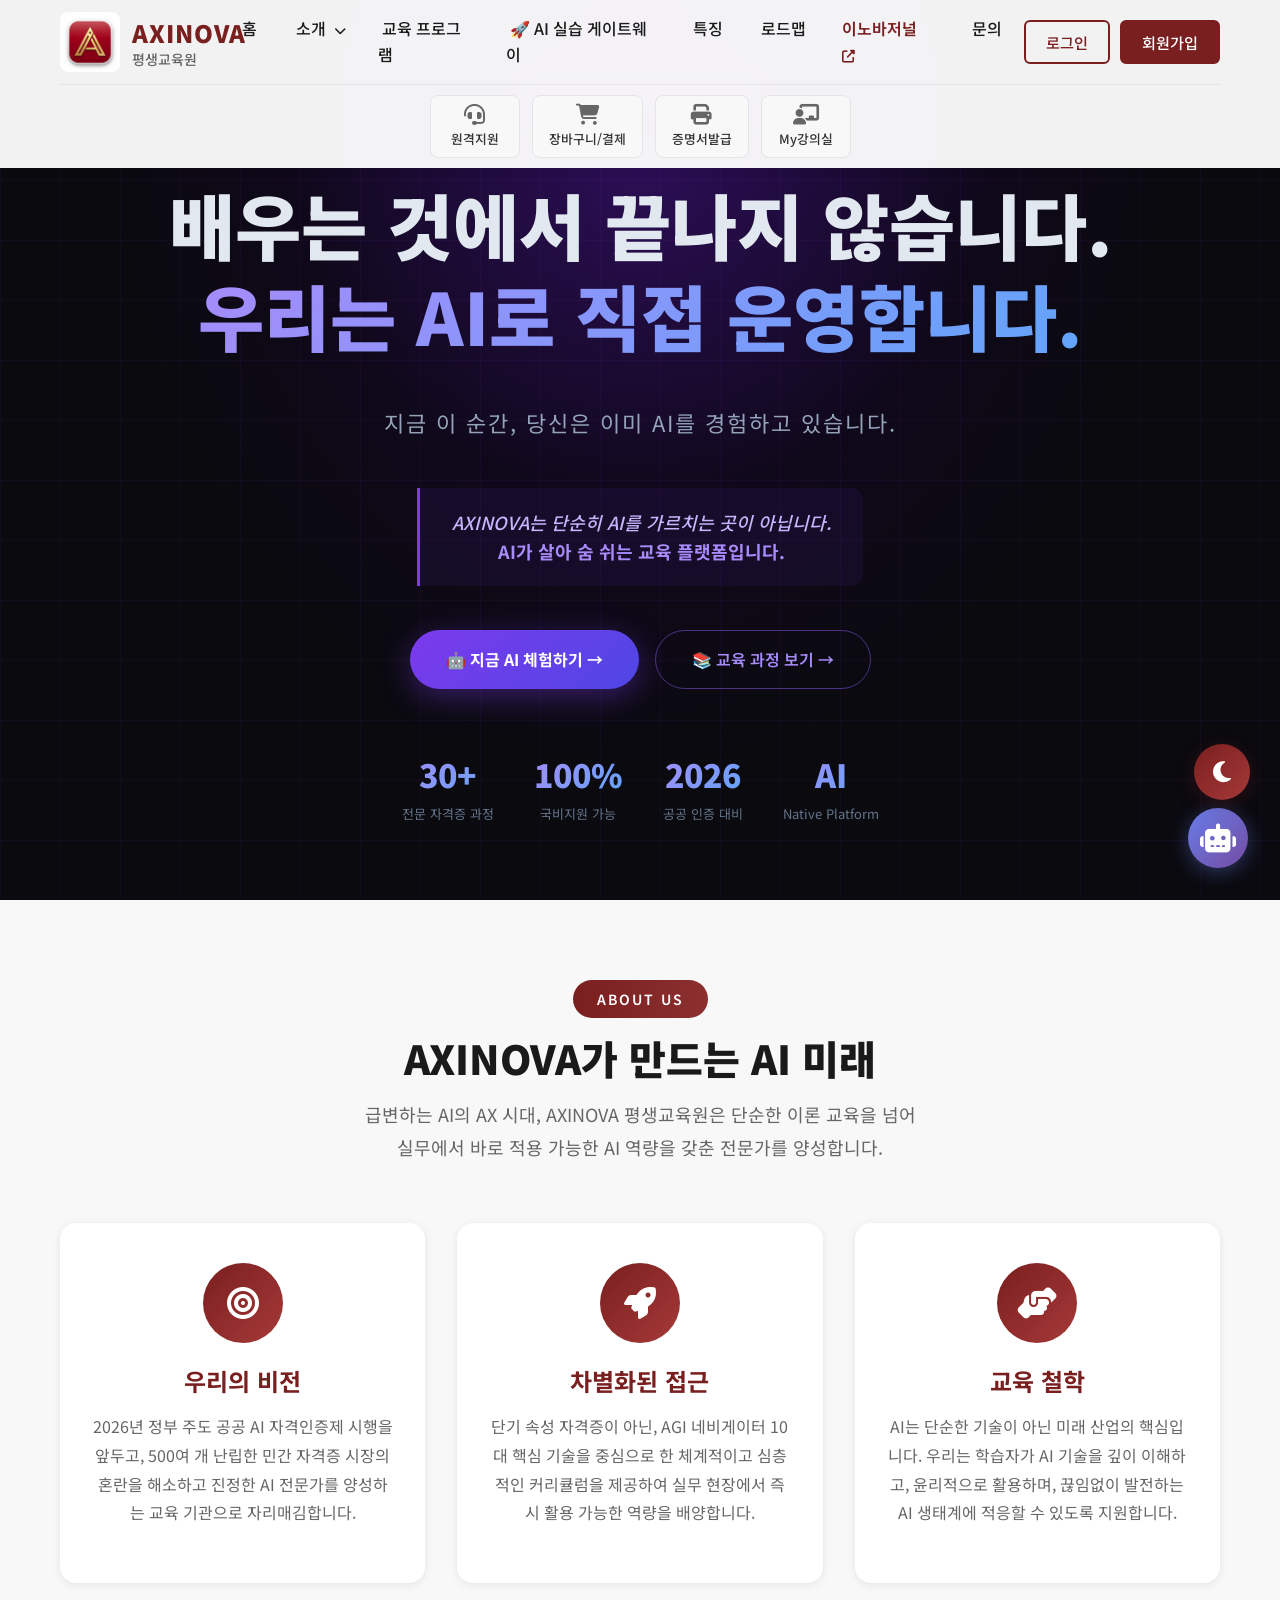
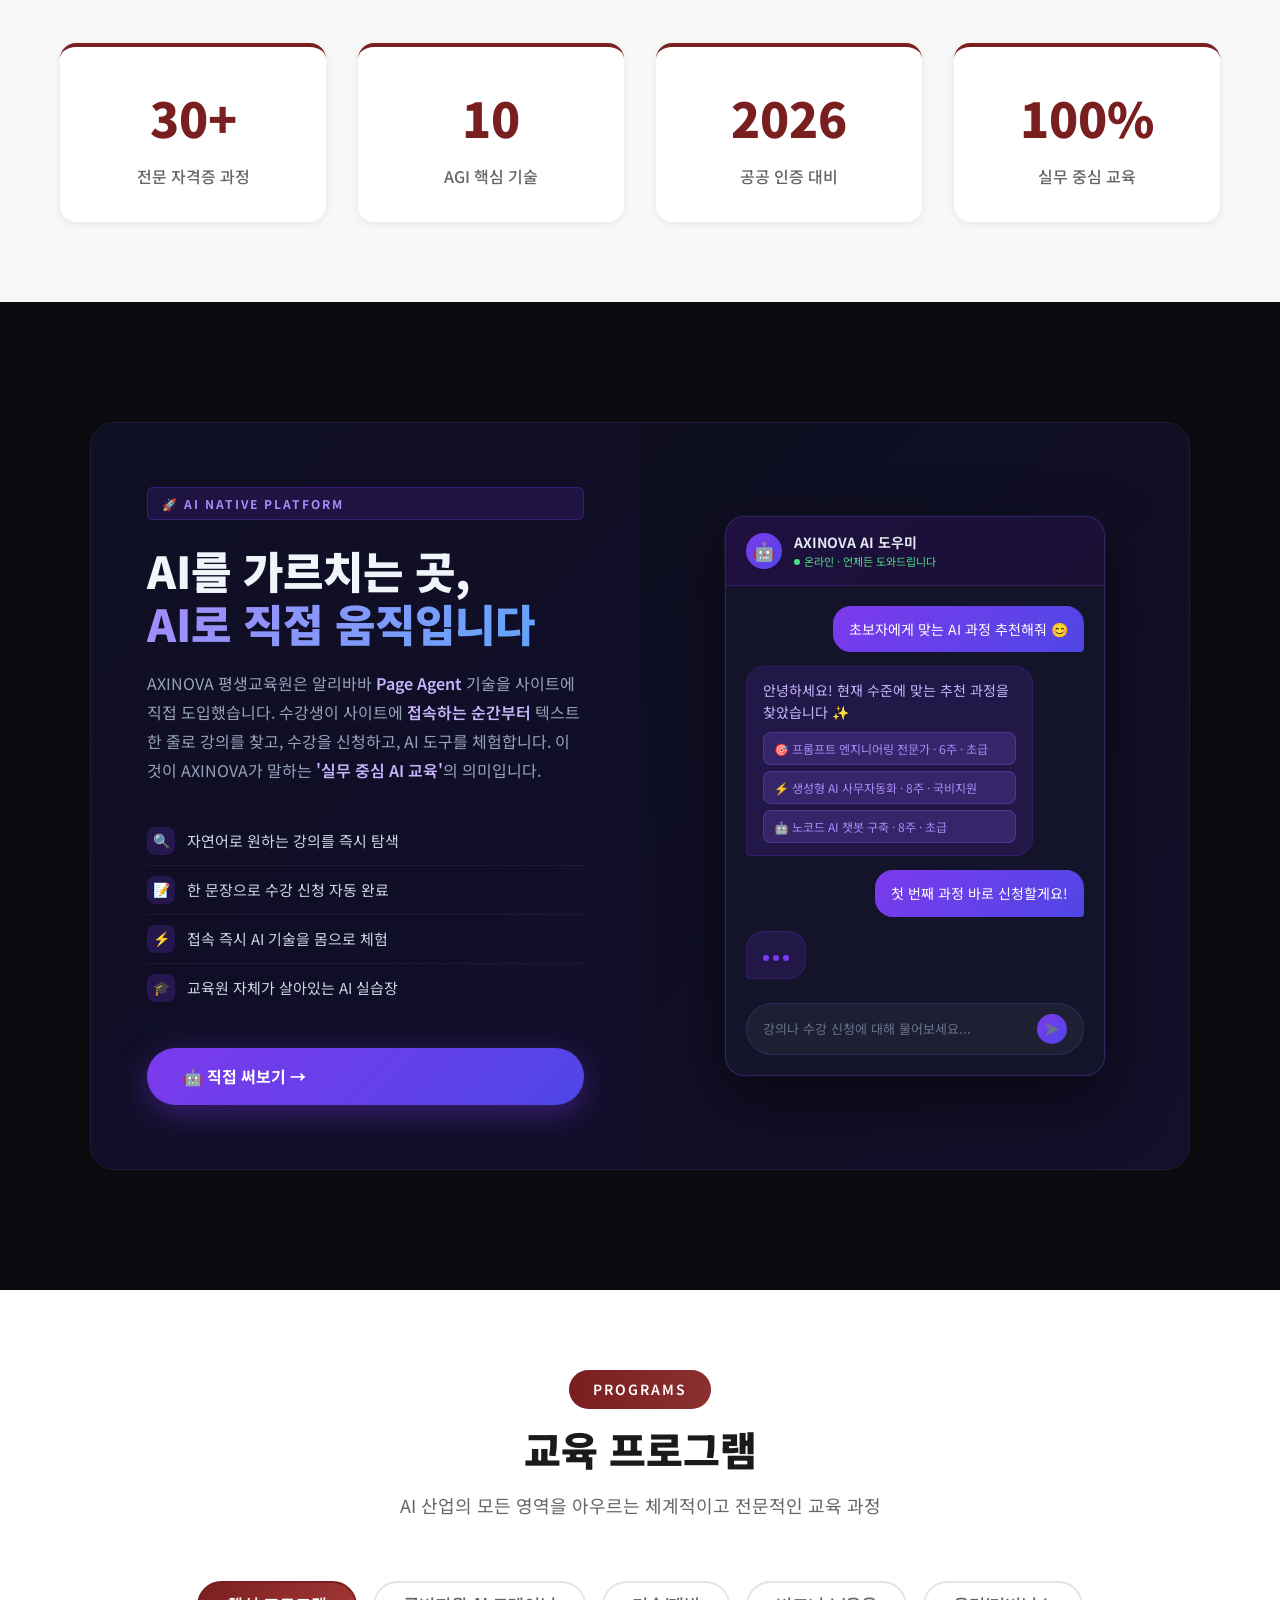
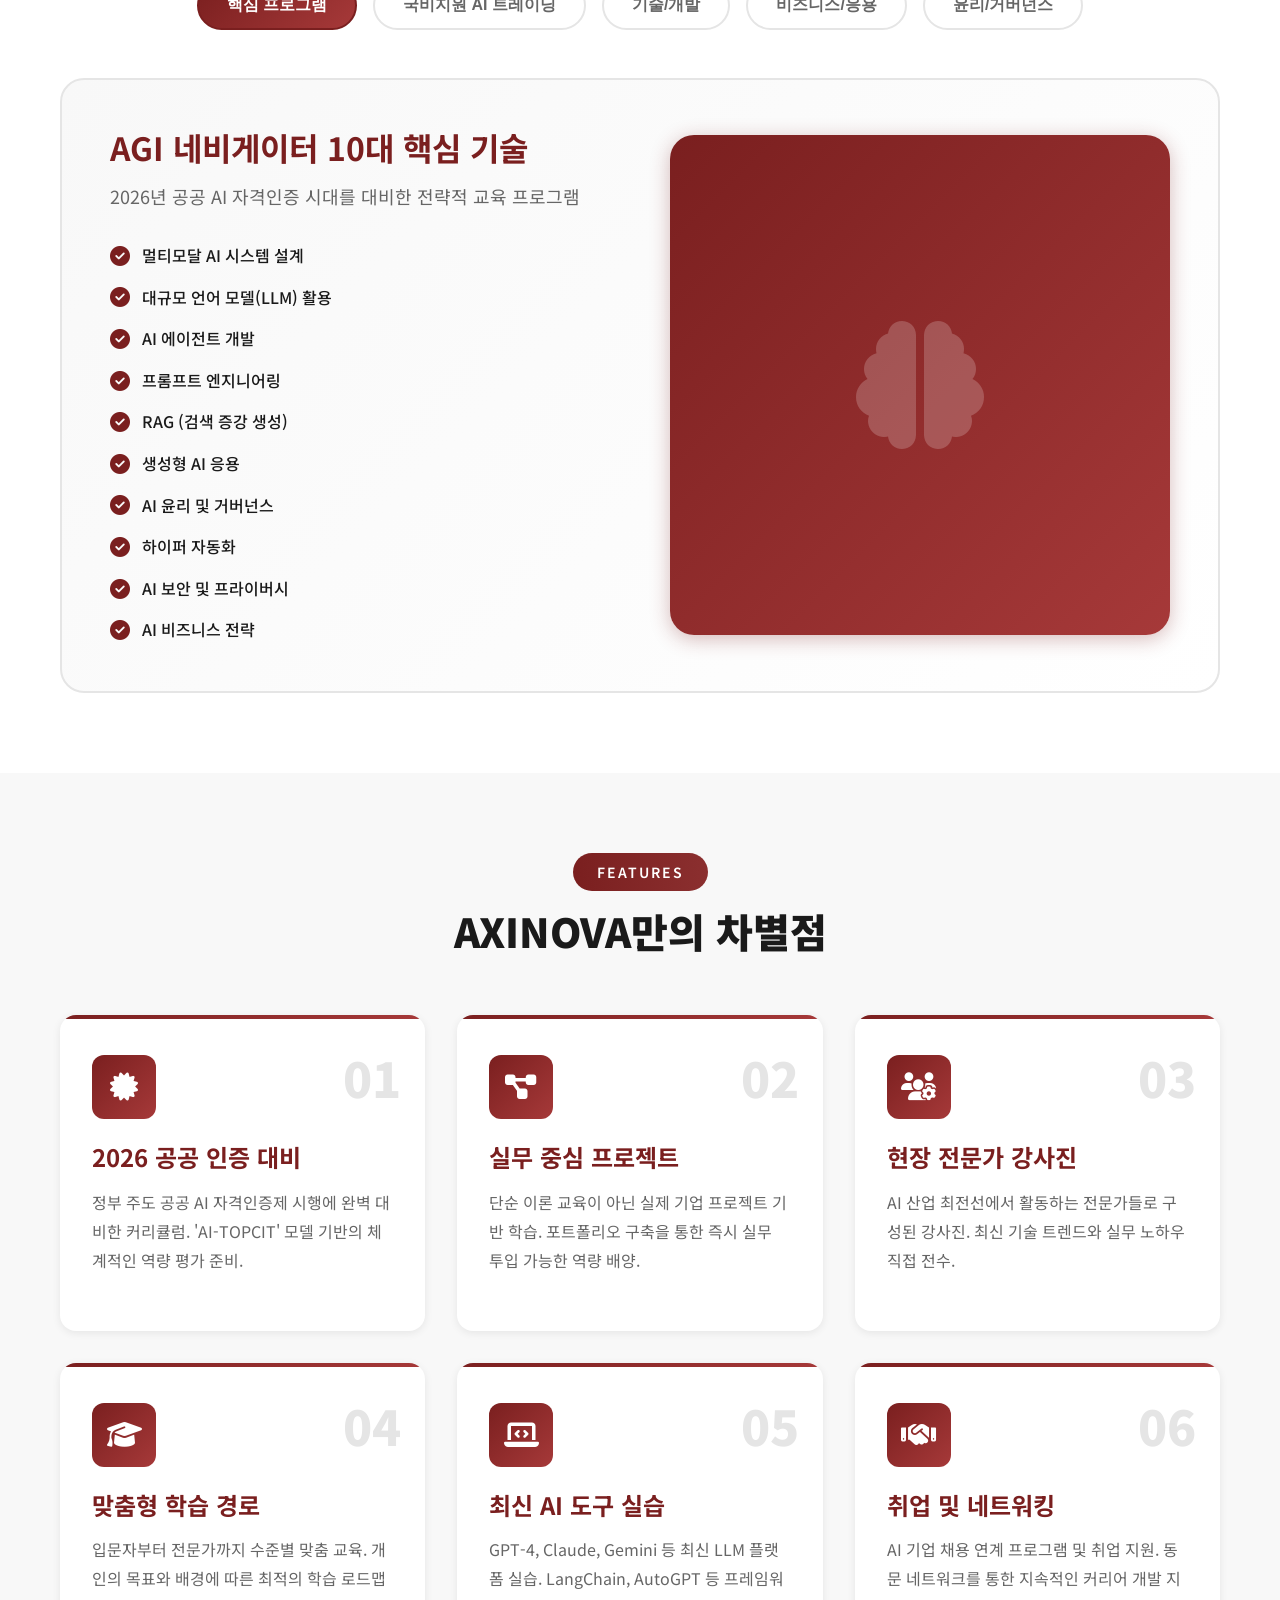
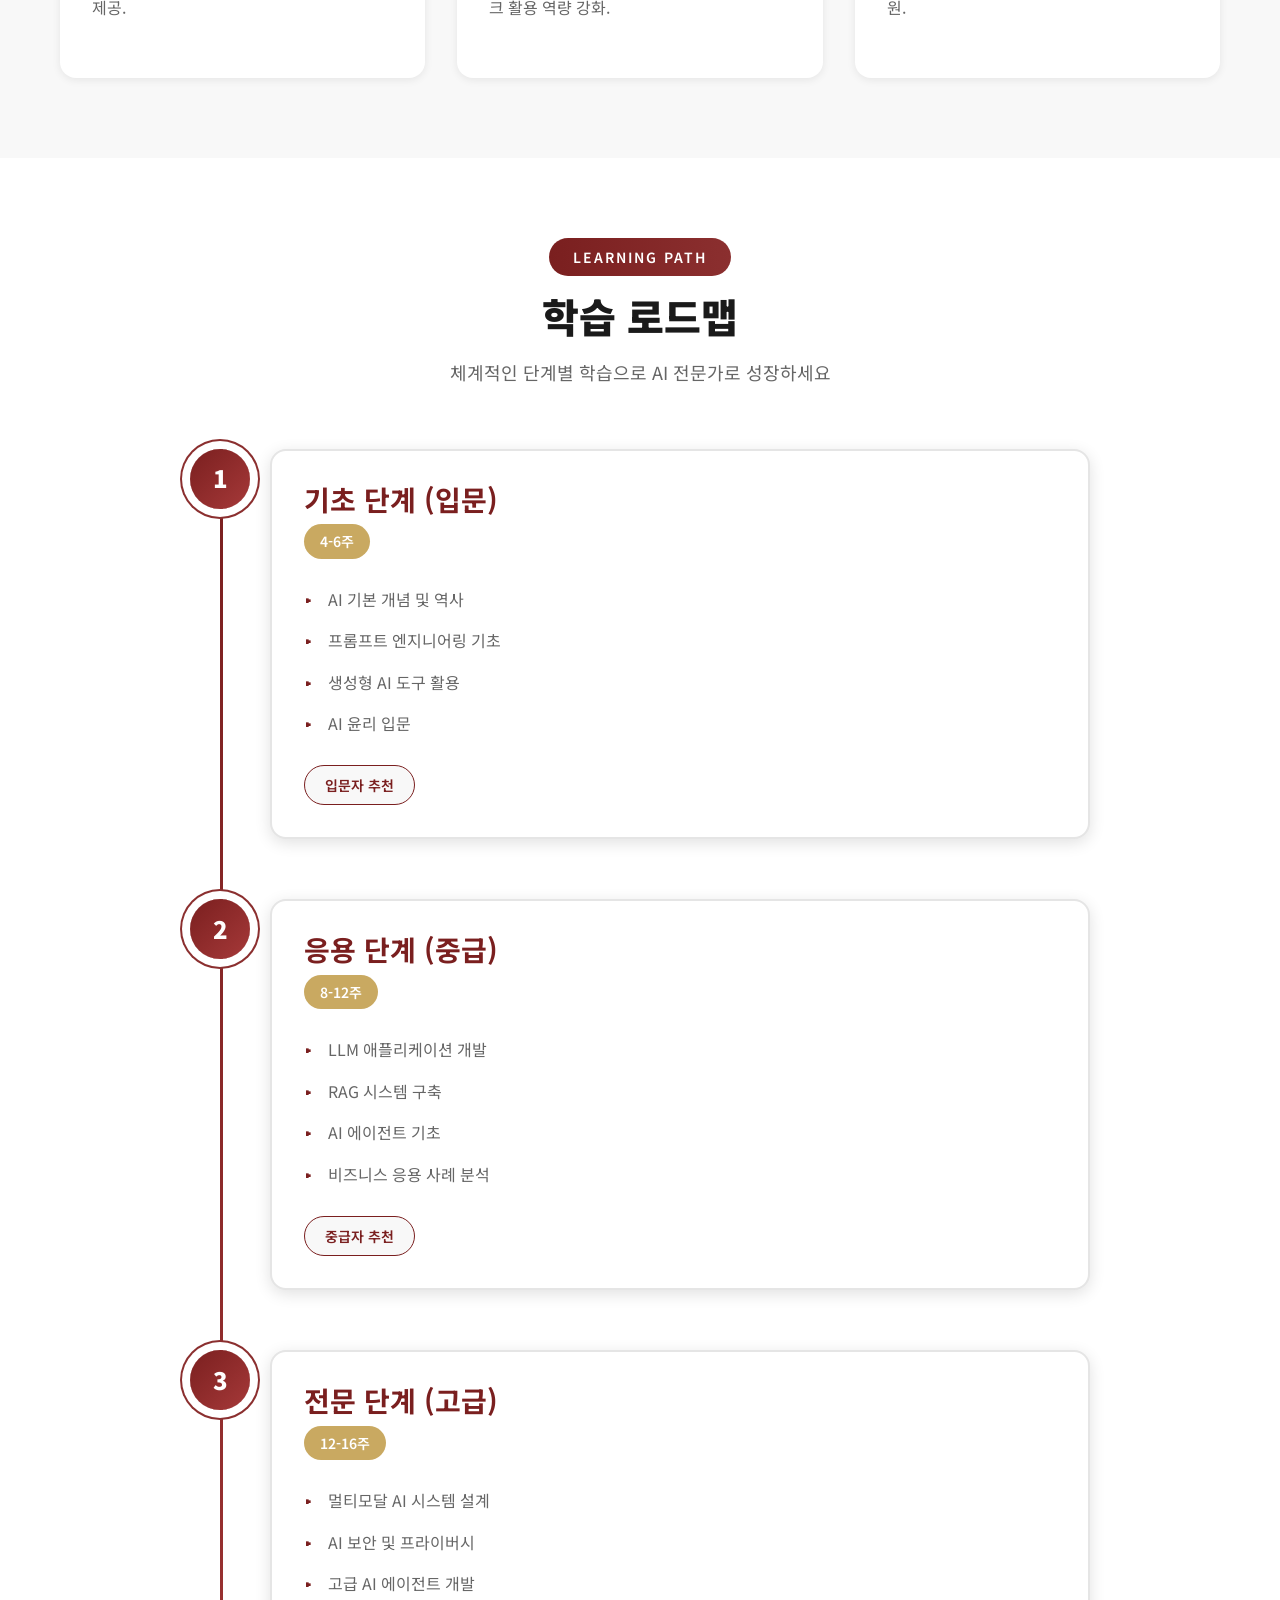
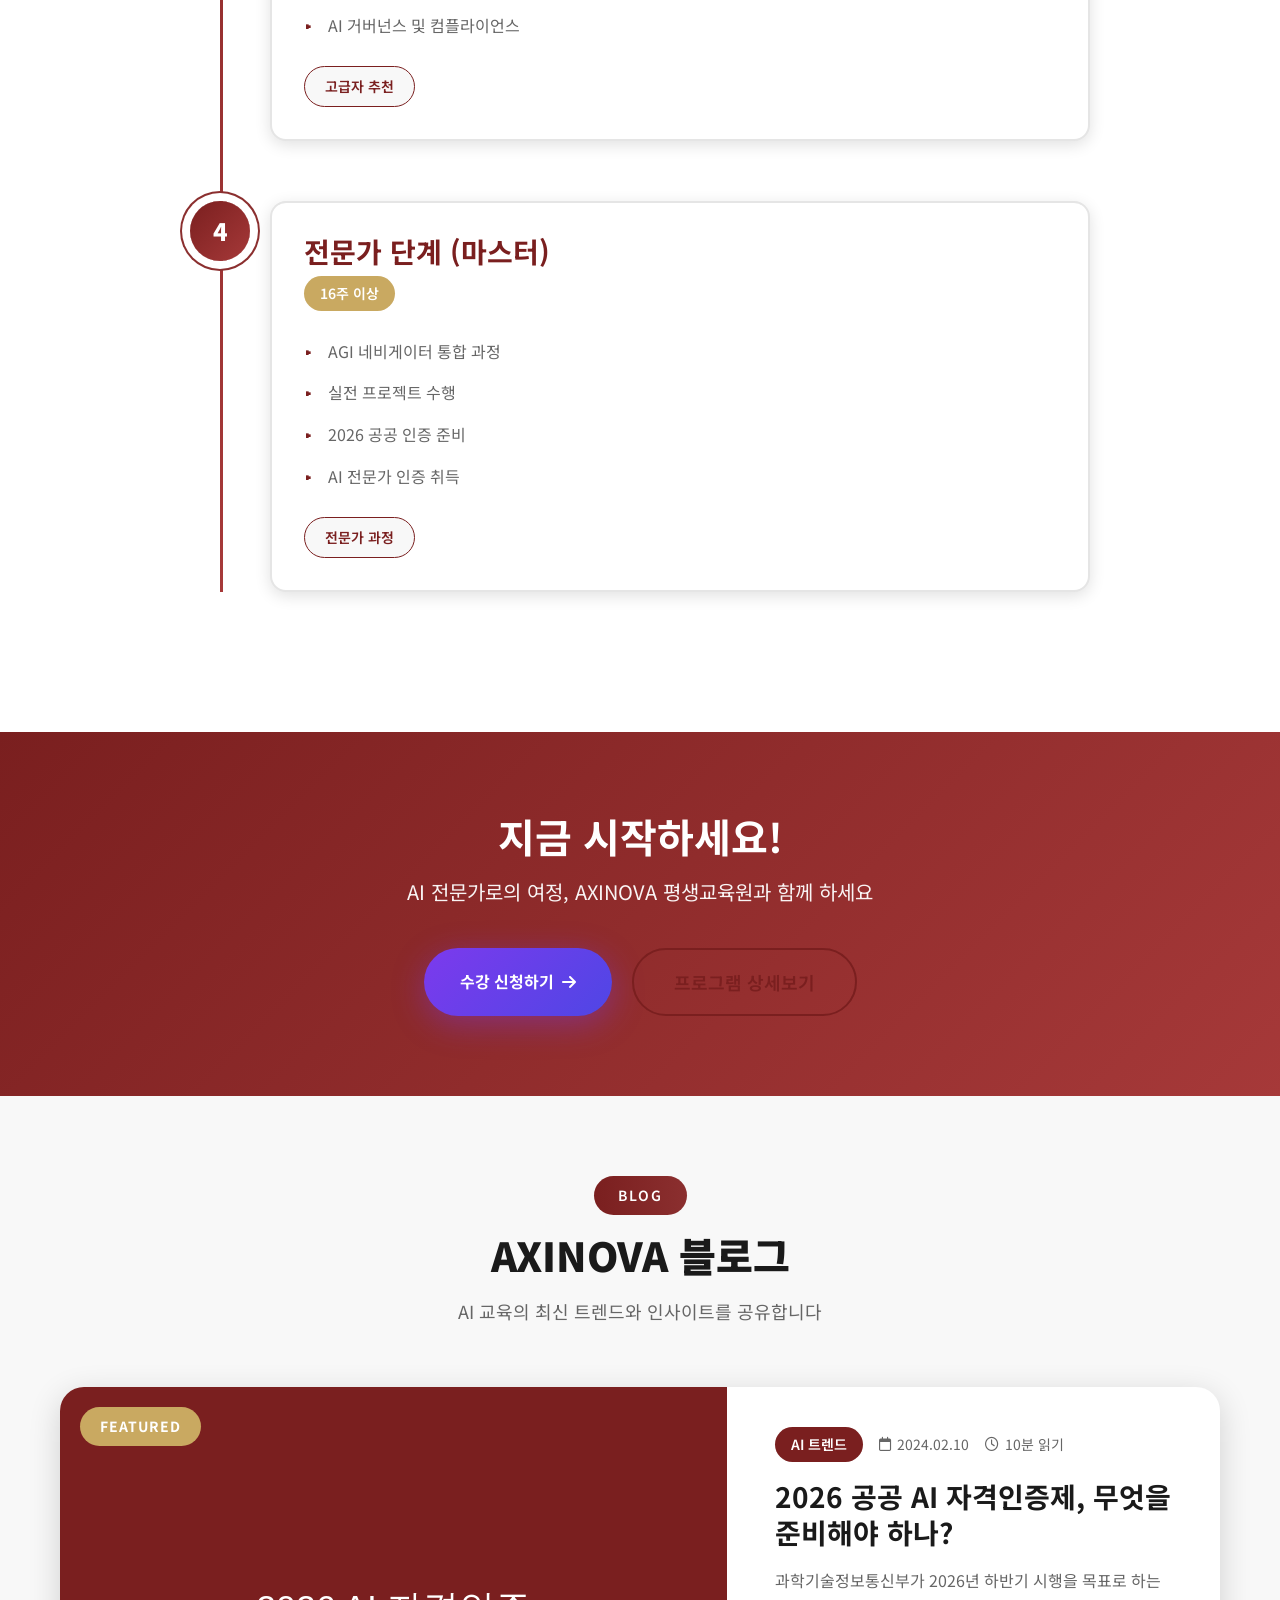
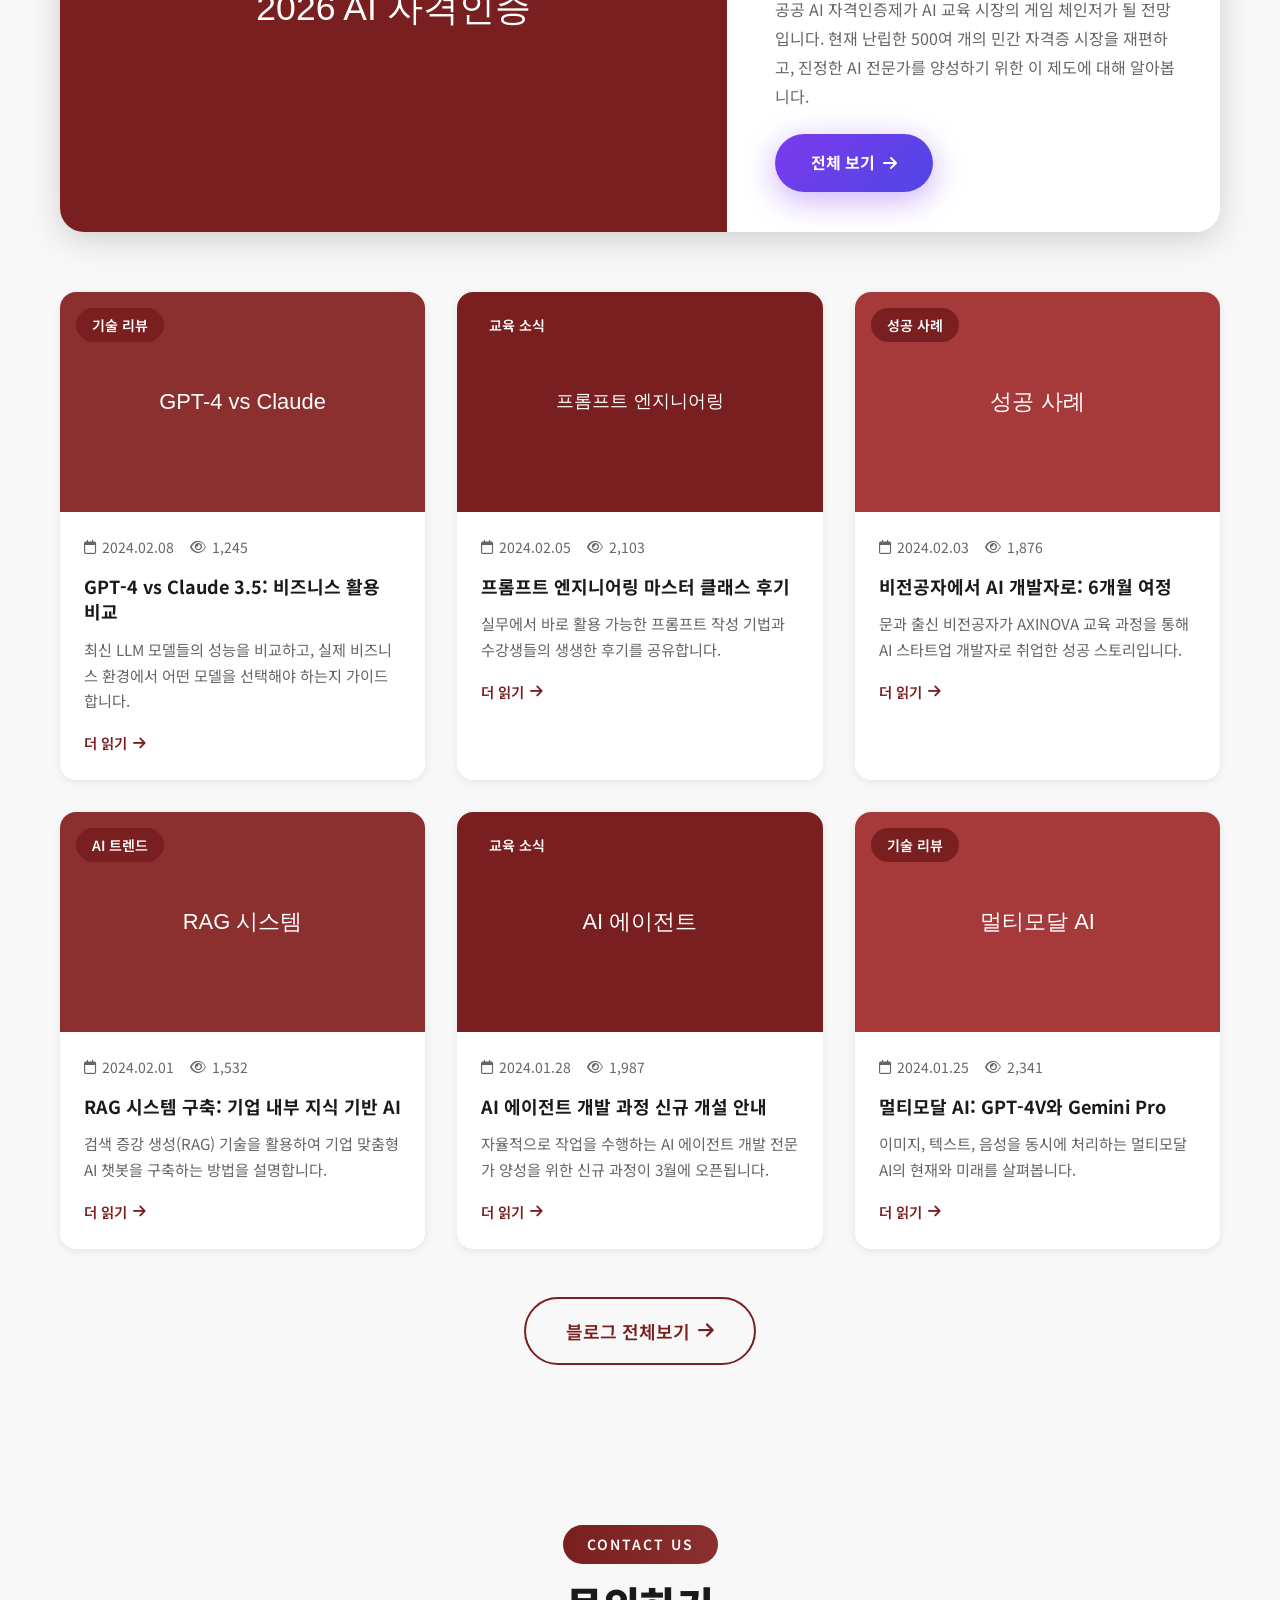
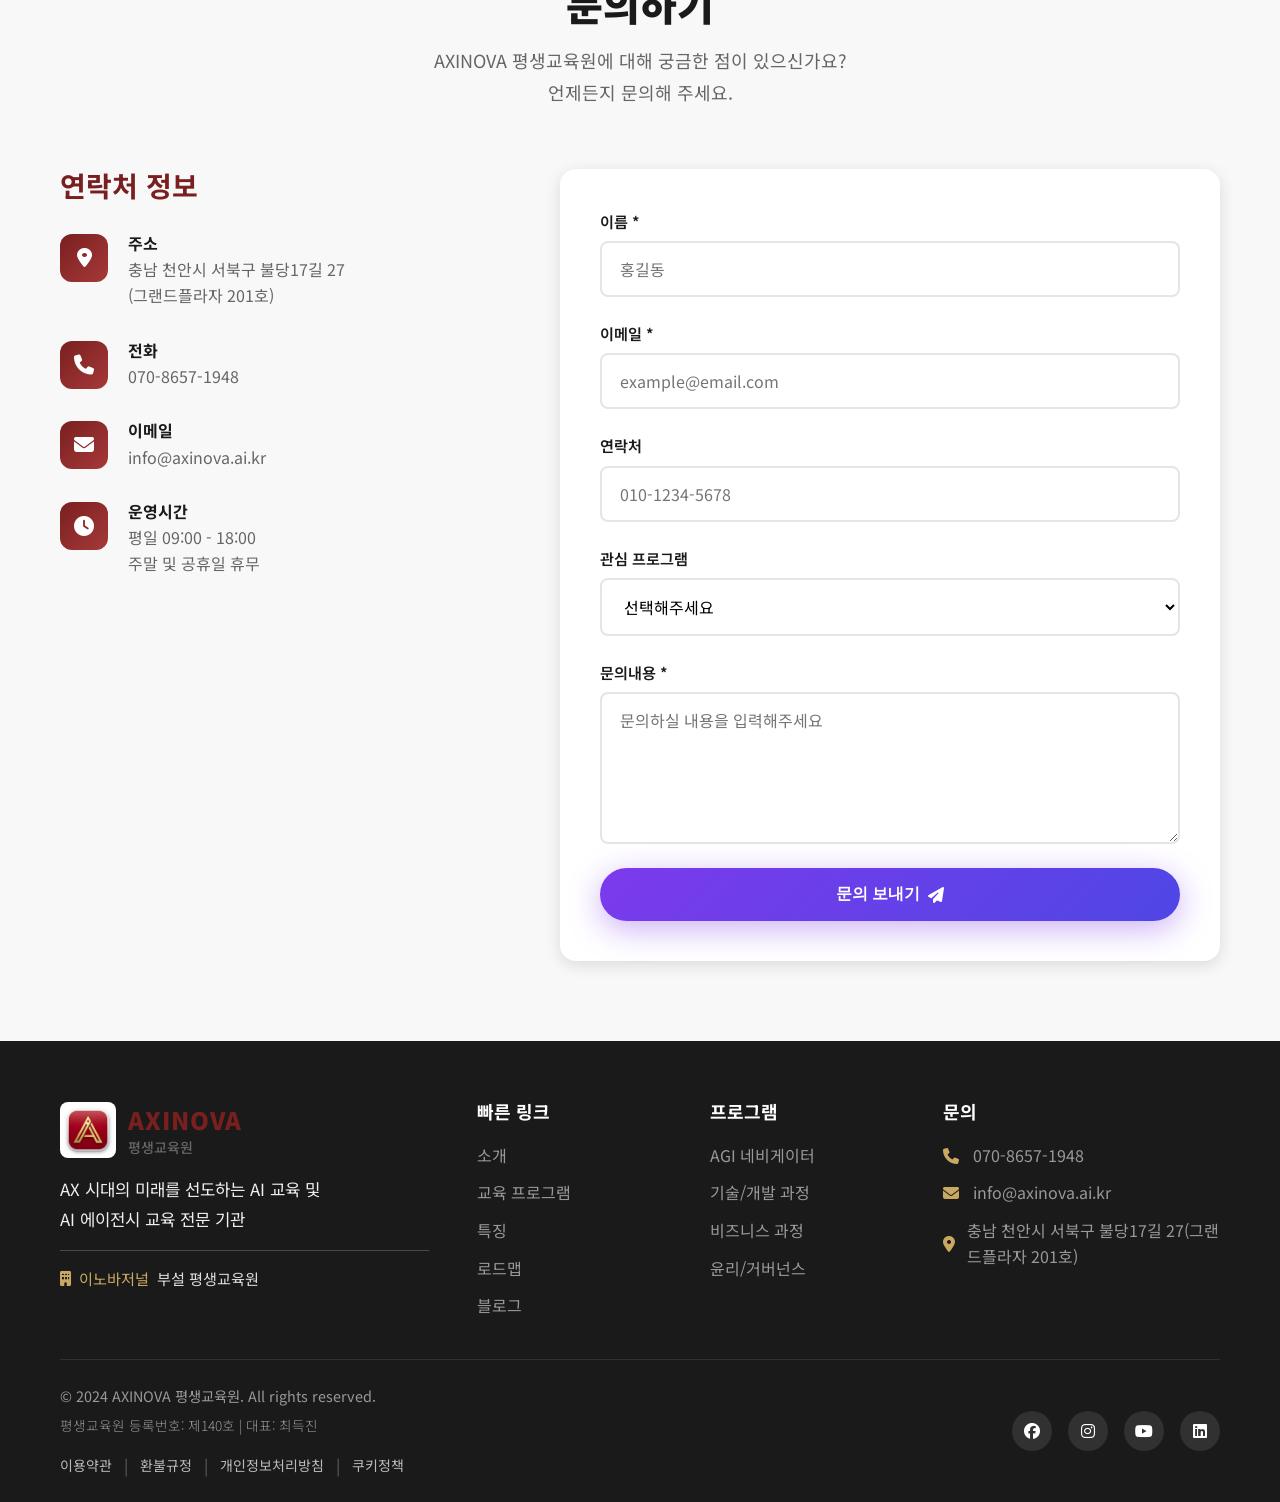
<file: index.html>
<!DOCTYPE html>
<html lang="ko">
<head>
    <meta charset="UTF-8">
    <meta name="viewport" content="width=device-width, initial-scale=1.0">
    <meta name="description" content="AXINOVA 평생교육원 - AI 전문 에이전시 및 교육 브랜드. Google Gemini 기반 실시간 AI 학습 도우미, 프롬프트 엔지니어링, AI 자격인증 대비 실무 중심 교육.">
    <meta name="keywords" content="AI 교육, AI 자격인증, 프롬프트 엔지니어링, AI 에이전시, AI 전문교육, 인공지능 실습, Google Gemini, AXINOVA">
    <title>AXINOVA 평생교육원 - AI 전문 에이전시 및 교육 브랜드</title>
    
    <!-- Open Graph Meta Tags for Social Sharing -->
    <meta property="og:type" content="website">
    <meta property="og:url" content="https://www.axinova.ai.kr">
    <meta property="og:title" content="AXINOVA 평생교육원 - AI 전문 에이전시 및 교육">
    <meta property="og:description" content="Google Gemini 기반 AI 학습 도우미와 실무 중심 AI 교육 프로그램. 프롬프트 엔지니어링, AI 자격인증 대비.">
    <meta property="og:image" content="https://www.axinova.ai.kr/logo.png">
    <meta property="og:site_name" content="AXINOVA 평생교육원">
    <meta property="og:locale" content="ko_KR">
    
    <!-- Twitter Card Meta Tags -->
    <meta name="twitter:card" content="summary_large_image">
    <meta name="twitter:url" content="https://www.axinova.ai.kr">
    <meta name="twitter:title" content="AXINOVA 평생교육원 - AI 전문 에이전시 및 교육">
    <meta name="twitter:description" content="Google Gemini 기반 AI 학습 도우미와 실무 중심 AI 교육.">
    <meta name="twitter:image" content="https://www.axinova.ai.kr/logo.png">
    
    <!-- Canonical URL -->
    <link rel="canonical" href="https://www.axinova.ai.kr">
    
    <!-- Schema.org JSON-LD for Rich Snippets -->
    <script type="application/ld+json">
    {
      "@context": "https://schema.org",
      "@type": "EducationalOrganization",
      "name": "AXINOVA 평생교육원",
      "alternateName": "AXINOVA AI Academy",
      "url": "https://www.axinova.ai.kr",
      "logo": "https://www.axinova.ai.kr/logo.png",
      "description": "AI 전문 에이전시 및 교육 브랜드. Google Gemini 기반 실시간 AI 학습 도우미, 프롬프트 엔지니어링, AI 자격인증 교육.",
      "address": {
        "@type": "PostalAddress",
        "addressCountry": "KR"
      },
      "contactPoint": {
        "@type": "ContactPoint",
        "telephone": "+82-70-8657-1948",
        "contactType": "customer service",
        "email": "tech@axinova.ai.kr",
        "availableLanguage": ["Korean", "English"]
      },
      "sameAs": [
        "https://www.axinova.ai.kr"
      ],
      "offers": {
        "@type": "Offer",
        "category": "AI Education & Training"
      }
    }
    </script>
    <link rel="icon" type="image/png" href="logo.png">
    <link rel="apple-touch-icon" href="logo.png">
    <link rel="stylesheet" href="styles.css">
    <link rel="preconnect" href="https://fonts.googleapis.com">
    <link rel="preconnect" href="https://fonts.gstatic.com" crossorigin>
    <link href="https://fonts.googleapis.com/css2?family=Noto+Sans+KR:wght@300;400;500;700;900&display=swap" rel="stylesheet">
    <link rel="stylesheet" href="https://cdnjs.cloudflare.com/ajax/libs/font-awesome/6.4.0/css/all.min.css">

    <style>
        /* Dropdown Menu - Inline Critical CSS */
        .nav-dropdown {
            position: relative !important;
        }
        .nav-dropdown .dropdown-menu {
            display: none !important;
            position: absolute !important;
            top: 100% !important;
            left: 0 !important;
            background: white !important;
            min-width: 200px !important;
            box-shadow: 0 4px 12px rgba(0, 0, 0, 0.15) !important;
            border-radius: 8px !important;
            padding: 8px 0 !important;
            margin-top: 8px !important;
            z-index: 9999 !important;
            list-style: none !important;
            opacity: 0 !important;
            transform: translateY(-10px) !important;
            transition: opacity 0.3s ease, transform 0.3s ease !important;
            pointer-events: none !important;
        }
        /* Show dropdown on hover OR when active class is added */
        .nav-dropdown:hover .dropdown-menu,
        .nav-dropdown.active .dropdown-menu {
            display: block !important;
            opacity: 1 !important;
            transform: translateY(0) !important;
            pointer-events: auto !important;
        }
        .nav-dropdown .dropdown-menu li {
            list-style: none !important;
            margin: 0 !important;
            padding: 0 !important;
        }
        .nav-dropdown .dropdown-menu a {
            display: block !important;
            padding: 10px 20px !important;
            color: #333 !important;
            text-decoration: none !important;
            font-size: 0.95rem !important;
            transition: all 0.2s ease !important;
            white-space: nowrap !important;
        }
        .nav-dropdown .dropdown-menu a:hover,
        .nav-dropdown .dropdown-menu a.active {
            background: #f5f5f5 !important;
            color: #7A1F1F !important;
            padding-left: 24px !important;
        }
        /* Chevron icon animation */
        .nav-dropdown .nav-link .fa-chevron-down {
            transition: transform 0.3s ease !important;
            font-size: 0.75em !important;
            margin-left: 4px !important;
        }
        .nav-dropdown:hover .nav-link .fa-chevron-down,
        .nav-dropdown.active .nav-link .fa-chevron-down {
            transform: rotate(180deg) !important;
        }
    </style>
    <!-- Page Agent CSS -->
    <!-- AI Assistant temporarily disabled for static deployment -->
    <!-- Dark Mode CSS -->
    <link rel="stylesheet" href="dark-mode.css">
    <!-- Banner CSS -->
    <link rel="stylesheet" href="banners.css">
</head>
<body>
    <!-- Navigation -->
    <nav class="navbar" id="navbar">
        <div class="container">
            <!-- 상단 메뉴바: 로고 + 메인 메뉴 + 로그인/회원가입 -->
            <div class="nav-wrapper nav-top">
                <div class="logo">
                    <a href="index.html" style="display: flex; align-items: center; gap: 12px; text-decoration: none;">
                        <img src="logo.png" alt="AXINOVA 평생교육원" class="logo-img">
                        <div class="logo-text">
                            <span class="logo-name">AXINOVA</span>
                            <span class="logo-subtitle">평생교육원</span>
                        </div>
                    </a>
                </div>
                <ul class="nav-menu" id="navMenu">
                    <li><a href="#home" class="nav-link">홈</a></li>
                    <li class="nav-dropdown">
                        <a href="#about" class="nav-link">소개 <i class="fas fa-chevron-down"></i></a>
                        <ul class="dropdown-menu">
                            <li><a href="about/educator.html">평생교육사</a></li>
                        </ul>
                    </li>
                    <li><a href="#programs" class="nav-link">교육 프로그램</a></li>
                    <li><a href="lab/ai-practice-gateway.html" class="nav-link">🚀 AI 실습 게이트웨이</a></li>
                    <li><a href="#features" class="nav-link">특징</a></li>
                    <li><a href="#roadmap" class="nav-link">로드맵</a></li>
                    <li><a href="https://www.axinova.news" class="nav-link external-link" target="_blank" rel="noopener noreferrer">이노바저널 <i class="fas fa-external-link-alt"></i></a></li>
                    <li><a href="#contact" class="nav-link">문의</a></li>
                </ul>
                <div class="nav-auth-buttons">
                    <a href="login.html" class="btn-login">로그인</a>
                    <a href="register.html" class="btn-register">회원가입</a>
                </div>
                <button class="mobile-menu-toggle" id="mobileMenuToggle">
                    <span></span>
                    <span></span>
                    <span></span>
                </button>
            </div>
            
            <!-- 하단 서비스 메뉴바: 원격지원, 장바구니/결제, 증명서발급, My강의실 -->
            <div class="nav-wrapper nav-bottom">
                <div class="service-menu-bar">
                    <a href="#" class="service-menu-item" title="원격지원">
                        <i class="fas fa-headset"></i>
                        <span>원격지원</span>
                    </a>
                    <a href="#" class="service-menu-item" title="장바구니/결제">
                        <i class="fas fa-shopping-cart"></i>
                        <span>장바구니/결제</span>
                    </a>
                    <a href="#" class="service-menu-item" title="증명서발급">
                        <i class="fas fa-print"></i>
                        <span>증명서발급</span>
                    </a>
                    <a href="#" class="service-menu-item" title="My강의실">
                        <i class="fas fa-chalkboard-teacher"></i>
                        <span>My강의실</span>
                    </a>
                </div>
            </div>
        </div>
    </nav>

    <!-- Hero Section (New Banner) -->
    <section class="hero-banner" id="home">
        <!-- 뱃지 -->
        <div class="hero-badge">
            <span class="dot"></span>
            NEW &nbsp;|&nbsp; Page Agent 기술 도입 완료
        </div>

        <!-- 상단 태그라인 -->
        <p class="hero-pre">AI를 배우는 곳을 찾고 계신가요?</p>

        <!-- 메인 타이틀 -->
        <h1 class="hero-title">
            <div class="line1">배우는 것에서 끝나지 않습니다.</div>
            <div class="line2">우리는 AI로 직접 운영합니다.</div>
        </h1>

        <!-- 서브타이틀 -->
        <p class="hero-subtitle">
            지금 이 순간, 당신은 이미 AI를 경험하고 있습니다.
        </p>

        <!-- 브랜드 인용구 -->
        <blockquote class="hero-quote">
            AXINOVA는 단순히 AI를 가르치는 곳이 아닙니다.<br>
            <strong>AI가 살아 숨 쉬는 교육 플랫폼입니다.</strong>
        </blockquote>

        <!-- CTA 버튼 그룹 -->
        <div class="hero-cta-group">
            <a href="#" class="btn-primary" onclick="if(window.aiAssistant) window.aiAssistant.toggle(); return false;">🤖 지금 AI 체험하기 →</a>
            <a href="#programs" class="btn-secondary">📚 교육 과정 보기 →</a>
        </div>

        <!-- 통계 -->
        <div class="hero-stats">
            <div class="hero-stat">
                <div class="hero-stat-num">30+</div>
                <div class="hero-stat-label">전문 자격증 과정</div>
            </div>
            <div class="hero-stat">
                <div class="hero-stat-num">100%</div>
                <div class="hero-stat-label">국비지원 가능</div>
            </div>
            <div class="hero-stat">
                <div class="hero-stat-num">2026</div>
                <div class="hero-stat-label">공공 인증 대비</div>
            </div>
            <div class="hero-stat">
                <div class="hero-stat-num">AI</div>
                <div class="hero-stat-label">Native Platform</div>
            </div>
        </div>
    </section>

    <!-- About Section -->
    <section class="about" id="about">
        <div class="container">
            <div class="section-header">
                <span class="section-tag">ABOUT US</span>
                <h2 class="section-title">AXINOVA가 만드는 AI 미래</h2>
                <p class="section-description">
                    급변하는 AI의 AX 시대, AXINOVA 평생교육원은 단순한 이론 교육을 넘어<br>
                    실무에서 바로 적용 가능한 AI 역량을 갖춘 전문가를 양성합니다.
                </p>
            </div>

            <div class="about-grid">
                <div class="about-card">
                    <div class="about-icon">
                        <i class="fas fa-bullseye"></i>
                    </div>
                    <h3>우리의 비전</h3>
                    <p>
                        2026년 정부 주도 공공 AI 자격인증제 시행을 앞두고,
                        500여 개 난립한 민간 자격증 시장의 혼란을 해소하고
                        진정한 AI 전문가를 양성하는 교육 기관으로 자리매김합니다.
                    </p>
                </div>

                <div class="about-card">
                    <div class="about-icon">
                        <i class="fas fa-rocket"></i>
                    </div>
                    <h3>차별화된 접근</h3>
                    <p>
                        단기 속성 자격증이 아닌, AGI 네비게이터 10대 핵심 기술을
                        중심으로 한 체계적이고 심층적인 커리큘럼을 제공하여
                        실무 현장에서 즉시 활용 가능한 역량을 배양합니다.
                    </p>
                </div>

                <div class="about-card">
                    <div class="about-icon">
                        <i class="fas fa-hands-helping"></i>
                    </div>
                    <h3>교육 철학</h3>
                    <p>
                        AI는 단순한 기술이 아닌 미래 산업의 핵심입니다.
                        우리는 학습자가 AI 기술을 깊이 이해하고, 윤리적으로 활용하며,
                        끊임없이 발전하는 AI 생태계에 적응할 수 있도록 지원합니다.
                    </p>
                </div>
            </div>

            <div class="stats-grid">
                <div class="stat-card">
                    <div class="stat-number">30+</div>
                    <div class="stat-label">전문 자격증 과정</div>
                </div>
                <div class="stat-card">
                    <div class="stat-number">10</div>
                    <div class="stat-label">AGI 핵심 기술</div>
                </div>
                <div class="stat-card">
                    <div class="stat-number">2026</div>
                    <div class="stat-label">공공 인증 대비</div>
                </div>
                <div class="stat-card">
                    <div class="stat-number">100%</div>
                    <div class="stat-label">실무 중심 교육</div>
                </div>
            </div>
        </div>
    </section>

    <!-- AI Native Platform Banner (Split Layout) -->
    <section style="padding: 80px 40px; background: #0a0a0f;">
        <div class="split-banner">
            <!-- 왼쪽: 텍스트 영역 -->
            <div class="split-left">
                <span class="split-tag">🚀 AI Native Platform</span>
                <h2 class="split-title">
                    AI를 가르치는 곳,<br>
                    <span>AI로 직접 움직입니다</span>
                </h2>
                <p class="split-desc">
                    AXINOVA 평생교육원은 알리바바 <strong>Page Agent</strong> 기술을 사이트에 직접 도입했습니다.
                    수강생이 사이트에 <strong>접속하는 순간부터</strong> 텍스트 한 줄로 강의를 찾고, 수강을 신청하고, AI 도구를 체험합니다.
                    이것이 AXINOVA가 말하는 <strong>'실무 중심 AI 교육'</strong>의 의미입니다.
                </p>
                <ul class="feature-list">
                    <li>
                        <span class="icon">🔍</span>
                        자연어로 원하는 강의를 즉시 탐색
                    </li>
                    <li>
                        <span class="icon">📝</span>
                        한 문장으로 수강 신청 자동 완료
                    </li>
                    <li>
                        <span class="icon">⚡</span>
                        접속 즉시 AI 기술을 몸으로 체험
                    </li>
                    <li>
                        <span class="icon">🎓</span>
                        교육원 자체가 살아있는 AI 실습장
                    </li>
                </ul>
                <a href="#" class="btn-primary" onclick="if(window.pageAgent) window.pageAgent.togglePanel(); return false;">🤖 직접 써보기 →</a>
            </div>

            <!-- 오른쪽: AI 채팅 UI -->
            <div class="split-right">
                <div class="chat-window">
                    <div class="chat-header">
                        <div class="chat-avatar">🤖</div>
                        <div class="chat-header-info">
                            <div class="name">AXINOVA AI 도우미</div>
                            <div class="status">온라인 · 언제든 도와드립니다</div>
                        </div>
                    </div>
                    <div class="chat-body">
                        <div class="msg user">
                            <div class="msg-bubble">초보자에게 맞는 AI 과정 추천해줘 😊</div>
                        </div>
                        <div class="msg bot">
                            <div class="msg-bubble">
                                안녕하세요! 현재 수준에 맞는 추천 과정을 찾았습니다 ✨
                                <div class="courses">
                                    <div class="course-chip">🎯 프롬프트 엔지니어링 전문가 · 6주 · 초급</div>
                                    <div class="course-chip">⚡ 생성형 AI 사무자동화 · 8주 · 국비지원</div>
                                    <div class="course-chip">🤖 노코드 AI 챗봇 구축 · 8주 · 초급</div>
                                </div>
                            </div>
                        </div>
                        <div class="msg user">
                            <div class="msg-bubble">첫 번째 과정 바로 신청할게요!</div>
                        </div>
                        <div class="msg bot">
                            <div class="msg-bubble">
                                <div class="typing-dot">
                                    <span></span><span></span><span></span>
                                </div>
                            </div>
                        </div>
                    </div>
                    <div class="chat-input-bar">
                        <span>강의나 수강 신청에 대해 물어보세요...</span>
                        <div class="chat-send-btn">➤</div>
                    </div>
                </div>
            </div>
        </div>
    </section>

    <!-- Programs Section -->
    <section class="programs" id="programs">
        <div class="container">
            <div class="section-header">
                <span class="section-tag">PROGRAMS</span>
                <h2 class="section-title">교육 프로그램</h2>
                <p class="section-description">
                    AI 산업의 모든 영역을 아우르는 체계적이고 전문적인 교육 과정
                </p>
            </div>

            <div class="program-tabs">
                <button class="tab-btn active" data-tab="core">핵심 프로그램</button>
                <button class="tab-btn" data-tab="government">국비지원 AI 트레이닝</button>
                <button class="tab-btn" data-tab="tech">기술/개발</button>
                <button class="tab-btn" data-tab="business">비즈니스/응용</button>
                <button class="tab-btn" data-tab="ethics">윤리/거버넌스</button>
            </div>

            <!-- Core Programs -->
            <div class="tab-content active" id="core">
                <div class="program-highlight">
                    <div class="program-highlight-content">
                        <h3>AGI 네비게이터 10대 핵심 기술</h3>
                        <p class="program-intro">
                            2026년 공공 AI 자격인증 시대를 대비한 전략적 교육 프로그램
                        </p>
                        <ul class="core-skills">
                            <li><i class="fas fa-check-circle"></i> 멀티모달 AI 시스템 설계</li>
                            <li><i class="fas fa-check-circle"></i> 대규모 언어 모델(LLM) 활용</li>
                            <li><i class="fas fa-check-circle"></i> AI 에이전트 개발</li>
                            <li><i class="fas fa-check-circle"></i> 프롬프트 엔지니어링</li>
                            <li><i class="fas fa-check-circle"></i> RAG (검색 증강 생성)</li>
                            <li><i class="fas fa-check-circle"></i> 생성형 AI 응용</li>
                            <li><i class="fas fa-check-circle"></i> AI 윤리 및 거버넌스</li>
                            <li><i class="fas fa-check-circle"></i> 하이퍼 자동화</li>
                            <li><i class="fas fa-check-circle"></i> AI 보안 및 프라이버시</li>
                            <li><i class="fas fa-check-circle"></i> AI 비즈니스 전략</li>
                        </ul>
                    </div>
                    <div class="program-highlight-image">
                        <div class="image-placeholder">
                            <i class="fas fa-brain"></i>
                        </div>
                    </div>
                </div>
            </div>

            <!-- Government-Funded AI Training Programs -->
            <div class="tab-content" id="government">
                <div class="program-highlight">
                    <div class="program-highlight-content">
                        <h3>🏛️ K-AI 트레이닝: 국비지원 실무형 교육과정</h3>
                        <p class="program-intro">
                            고용노동부·지자체 국비지원 100% 무료 교육<br>
                            실무 프로젝트 중심 · 결과물 포트폴리오 완성 · 취업/재직자 역량강화
                        </p>
                        <div class="program-benefits" style="display: grid; grid-template-columns: repeat(auto-fit, minmax(200px, 1fr)); gap: 15px; margin-top: 20px;">
                            <div style="background: rgba(139, 47, 47, 0.1); padding: 15px; border-radius: 10px; text-align: center;">
                                <i class="fas fa-won-sign" style="font-size: 2rem; color: var(--primary-color); margin-bottom: 10px;"></i>
                                <div style="font-weight: 600;">100% 국비지원</div>
                                <div style="font-size: 0.9rem; color: #666;">수강료 전액 무료</div>
                            </div>
                            <div style="background: rgba(139, 47, 47, 0.1); padding: 15px; border-radius: 10px; text-align: center;">
                                <i class="fas fa-briefcase" style="font-size: 2rem; color: var(--primary-color); margin-bottom: 10px;"></i>
                                <div style="font-weight: 600;">실무 중심</div>
                                <div style="font-size: 0.9rem; color: #666;">현장 프로젝트 수행</div>
                            </div>
                            <div style="background: rgba(139, 47, 47, 0.1); padding: 15px; border-radius: 10px; text-align: center;">
                                <i class="fas fa-folder-open" style="font-size: 2rem; color: var(--primary-color); margin-bottom: 10px;"></i>
                                <div style="font-weight: 600;">포트폴리오</div>
                                <div style="font-size: 0.9rem; color: #666;">실제 산출물 제작</div>
                            </div>
                            <div style="background: rgba(139, 47, 47, 0.1); padding: 15px; border-radius: 10px; text-align: center;">
                                <i class="fas fa-certificate" style="font-size: 2rem; color: var(--primary-color); margin-bottom: 10px;"></i>
                                <div style="font-weight: 600;">수료증 발급</div>
                                <div style="font-size: 0.9rem; color: #666;">평생교육원 인증</div>
                            </div>
                        </div>
                    </div>
                </div>

                <div class="program-grid">
                    <!-- Program 1: 사무 자동화 -->
                    <div class="program-card">
                        <div class="program-icon">
                            <i class="fas fa-file-alt"></i>
                        </div>
                        <div class="program-badge" style="position: absolute; top: 15px; right: 15px; background: var(--gold); color: var(--dark); padding: 5px 10px; border-radius: 20px; font-size: 0.75rem; font-weight: 600;">국비지원</div>
                        <h4>생성형 AI 사무 자동화</h4>
                        <p class="program-subtitle" style="color: var(--primary-color); font-weight: 600; margin-bottom: 10px;">사무(업무혁신)</p>
                        <p>문서·회의록·기획안 템플릿 완성 및 업무 자동화 워크플로 구축</p>
                        <ul class="program-features" style="list-style: none; padding: 0; margin: 15px 0; font-size: 0.9rem;">
                            <li><i class="fas fa-check" style="color: var(--primary-color); margin-right: 8px;"></i>문서/보고/회의록 자동화</li>
                            <li><i class="fas fa-check" style="color: var(--primary-color); margin-right: 8px;"></i>템플릿 기반 업무 생산성 향상</li>
                            <li><i class="fas fa-check" style="color: var(--primary-color); margin-right: 8px;"></i>업무 산출물 5종 + 워크플로 1종</li>
                        </ul>
                        <div class="program-meta">
                            <span><i class="fas fa-clock"></i> 8주</span>
                            <span><i class="fas fa-signal"></i> 초급</span>
                        </div>
                    </div>

                    <!-- Program 2: 데이터 분석 -->
                    <div class="program-card">
                        <div class="program-icon">
                            <i class="fas fa-chart-bar"></i>
                        </div>
                        <div class="program-badge" style="position: absolute; top: 15px; right: 15px; background: var(--gold); color: var(--dark); padding: 5px 10px; border-radius: 20px; font-size: 0.75rem; font-weight: 600;">국비지원</div>
                        <h4>AI 활용 데이터분석 취업형</h4>
                        <p class="program-subtitle" style="color: var(--primary-color); font-weight: 600; margin-bottom: 10px;">데이터(분석)</p>
                        <p>정제→분석→대시보드 포트폴리오 제작 및 AI 리포트 자동화</p>
                        <ul class="program-features" style="list-style: none; padding: 0; margin: 15px 0; font-size: 0.9rem;">
                            <li><i class="fas fa-check" style="color: var(--primary-color); margin-right: 8px;"></i>스프레드시트·SQL·Python 실무</li>
                            <li><i class="fas fa-check" style="color: var(--primary-color); margin-right: 8px;"></i>AI 리포트 자동화 시스템</li>
                            <li><i class="fas fa-check" style="color: var(--primary-color); margin-right: 8px;"></i>대시보드 1종 + 분석 리포트 2종</li>
                        </ul>
                        <div class="program-meta">
                            <span><i class="fas fa-clock"></i> 12주</span>
                            <span><i class="fas fa-signal"></i> 중급</span>
                        </div>
                    </div>

                    <!-- Program 3: CS 챗봇 -->
                    <div class="program-card">
                        <div class="program-icon">
                            <i class="fas fa-comments"></i>
                        </div>
                        <div class="program-badge" style="position: absolute; top: 15px; right: 15px; background: var(--gold); color: var(--dark); padding: 5px 10px; border-radius: 20px; font-size: 0.75rem; font-weight: 600;">국비지원</div>
                        <h4>노코드 AI 챗봇 구축</h4>
                        <p class="program-subtitle" style="color: var(--primary-color); font-weight: 600; margin-bottom: 10px;">CS(상담)</p>
                        <p>FAQ·시나리오·운영지표 기반 상담 챗봇 MVP 제작</p>
                        <ul class="program-features" style="list-style: none; padding: 0; margin: 15px 0; font-size: 0.9rem;">
                            <li><i class="fas fa-check" style="color: var(--primary-color); margin-right: 8px;"></i>지식베이스·시나리오 설계</li>
                            <li><i class="fas fa-check" style="color: var(--primary-color); margin-right: 8px;"></i>품질관리·운영 KPI 설정</li>
                            <li><i class="fas fa-check" style="color: var(--primary-color); margin-right: 8px;"></i>챗봇 MVP + 운영 매뉴얼</li>
                        </ul>
                        <div class="program-meta">
                            <span><i class="fas fa-clock"></i> 8주</span>
                            <span><i class="fas fa-signal"></i> 초급</span>
                        </div>
                    </div>

                    <!-- Program 4: RPA 자동화 -->
                    <div class="program-card">
                        <div class="program-icon">
                            <i class="fas fa-cogs"></i>
                        </div>
                        <div class="program-badge" style="position: absolute; top: 15px; right: 15px; background: var(--gold); color: var(--dark); padding: 5px 10px; border-radius: 20px; font-size: 0.75rem; font-weight: 600;">국비지원</div>
                        <h4>RPA+생성형 AI 자동화</h4>
                        <p class="program-subtitle" style="color: var(--primary-color); font-weight: 600; margin-bottom: 10px;">사무/운영(프로세스)</p>
                        <p>반복업무 봇 구축 및 시간절감(ROI) 성과 보고서 작성</p>
                        <ul class="program-features" style="list-style: none; padding: 0; margin: 15px 0; font-size: 0.9rem;">
                            <li><i class="fas fa-check" style="color: var(--primary-color); margin-right: 8px;"></i>반복업무 자동화·예외처리</li>
                            <li><i class="fas fa-check" style="color: var(--primary-color); margin-right: 8px;"></i>로그/모니터링·ROI 산정</li>
                            <li><i class="fas fa-check" style="color: var(--primary-color); margin-right: 8px;"></i>자동화 봇 2종 + ROI 리포트</li>
                        </ul>
                        <div class="program-meta">
                            <span><i class="fas fa-clock"></i> 10주</span>
                            <span><i class="fas fa-signal"></i> 중급</span>
                        </div>
                    </div>

                    <!-- Program 5: 디지털 마케팅 -->
                    <div class="program-card">
                        <div class="program-icon">
                            <i class="fas fa-bullhorn"></i>
                        </div>
                        <div class="program-badge" style="position: absolute; top: 15px; right: 15px; background: var(--gold); color: var(--dark); padding: 5px 10px; border-radius: 20px; font-size: 0.75rem; font-weight: 600;">국비지원</div>
                        <h4>AI 디지털 마케팅 실무</h4>
                        <p class="program-subtitle" style="color: var(--primary-color); font-weight: 600; margin-bottom: 10px;">마케팅</p>
                        <p>AI 콘텐츠·광고·성과분석 캠페인 패키지 완성</p>
                        <ul class="program-features" style="list-style: none; padding: 0; margin: 15px 0; font-size: 0.9rem;">
                            <li><i class="fas fa-check" style="color: var(--primary-color); margin-right: 8px;"></i>카피/소재 제작·광고 운영</li>
                            <li><i class="fas fa-check" style="color: var(--primary-color); margin-right: 8px;"></i>A/B 테스트·성과 리포팅</li>
                            <li><i class="fas fa-check" style="color: var(--primary-color); margin-right: 8px;"></i>캠페인 패키지(소재·카피·리포트)</li>
                        </ul>
                        <div class="program-meta">
                            <span><i class="fas fa-clock"></i> 10주</span>
                            <span><i class="fas fa-signal"></i> 중급</span>
                        </div>
                    </div>

                    <!-- Program 6: UX/UI 기획 -->
                    <div class="program-card">
                        <div class="program-icon">
                            <i class="fas fa-pencil-ruler"></i>
                        </div>
                        <div class="program-badge" style="position: absolute; top: 15px; right: 15px; background: var(--gold); color: var(--dark); padding: 5px 10px; border-radius: 20px; font-size: 0.75rem; font-weight: 600;">국비지원</div>
                        <h4>AI UX/UI 기획·디자인</h4>
                        <p class="program-subtitle" style="color: var(--primary-color); font-weight: 600; margin-bottom: 10px;">개발/기획(프로덕트)</p>
                        <p>프로토타입·케이스스터디 포트폴리오 제작</p>
                        <ul class="program-features" style="list-style: none; padding: 0; margin: 15px 0; font-size: 0.9rem;">
                            <li><i class="fas fa-check" style="color: var(--primary-color); margin-right: 8px;"></i>사용자 리서치·와이어프레임</li>
                            <li><i class="fas fa-check" style="color: var(--primary-color); margin-right: 8px;"></i>프로토타입·AI 테스트 가속</li>
                            <li><i class="fas fa-check" style="color: var(--primary-color); margin-right: 8px;"></i>프로토타입 1종 + UX 케이스스터디</li>
                        </ul>
                        <div class="program-meta">
                            <span><i class="fas fa-clock"></i> 10주</span>
                            <span><i class="fas fa-signal"></i> 중급</span>
                        </div>
                    </div>

                    <!-- Program 7: 영상 제작 -->
                    <div class="program-card">
                        <div class="program-icon">
                            <i class="fas fa-video"></i>
                        </div>
                        <div class="program-badge" style="position: absolute; top: 15px; right: 15px; background: var(--gold); color: var(--dark); padding: 5px 10px; border-radius: 20px; font-size: 0.75rem; font-weight: 600;">국비지원</div>
                        <h4>AI 영상·숏폼 제작</h4>
                        <p class="program-subtitle" style="color: var(--primary-color); font-weight: 600; margin-bottom: 10px;">마케팅/미디어</p>
                        <p>기획→대본→편집→썸네일까지 자동화 워크플로 완성</p>
                        <ul class="program-features" style="list-style: none; padding: 0; margin: 15px 0; font-size: 0.9rem;">
                            <li><i class="fas fa-check" style="color: var(--primary-color); margin-right: 8px;"></i>숏폼 기획·대본/자막 제작</li>
                            <li><i class="fas fa-check" style="color: var(--primary-color); margin-right: 8px;"></i>편집 워크플로·채널 운영</li>
                            <li><i class="fas fa-check" style="color: var(--primary-color); margin-right: 8px;"></i>영상 10편 + 쇼릴 + 운영계획서</li>
                        </ul>
                        <div class="program-meta">
                            <span><i class="fas fa-clock"></i> 12주</span>
                            <span><i class="fas fa-signal"></i> 중급</span>
                        </div>
                    </div>

                    <!-- Program 8: 코딩 입문 -->
                    <div class="program-card">
                        <div class="program-icon">
                            <i class="fas fa-code"></i>
                        </div>
                        <div class="program-badge" style="position: absolute; top: 15px; right: 15px; background: var(--gold); color: var(--dark); padding: 5px 10px; border-radius: 20px; font-size: 0.75rem; font-weight: 600;">국비지원</div>
                        <h4>AI 코딩 입문+포트폴리오</h4>
                        <p class="program-subtitle" style="color: var(--primary-color); font-weight: 600; margin-bottom: 10px;">개발</p>
                        <p>웹/앱 개발·디버깅·테스트 포트폴리오 완성</p>
                        <ul class="program-features" style="list-style: none; padding: 0; margin: 15px 0; font-size: 0.9rem;">
                            <li><i class="fas fa-check" style="color: var(--primary-color); margin-right: 8px;"></i>기초 개발역량 + AI 활용</li>
                            <li><i class="fas fa-check" style="color: var(--primary-color); margin-right: 8px;"></i>디버깅/리팩토링/테스트</li>
                            <li><i class="fas fa-check" style="color: var(--primary-color); margin-right: 8px;"></i>웹앱 1~2개 + GitHub 포트폴리오</li>
                        </ul>
                        <div class="program-meta">
                            <span><i class="fas fa-clock"></i> 14주</span>
                            <span><i class="fas fa-signal"></i> 초급</span>
                        </div>
                    </div>

                    <!-- Program 9: QA 테스트 -->
                    <div class="program-card">
                        <div class="program-icon">
                            <i class="fas fa-check-double"></i>
                        </div>
                        <div class="program-badge" style="position: absolute; top: 15px; right: 15px; background: var(--gold); color: var(--dark); padding: 5px 10px; border-radius: 20px; font-size: 0.75rem; font-weight: 600;">국비지원</div>
                        <h4>AI 품질관리·테스트 자동화</h4>
                        <p class="program-subtitle" style="color: var(--primary-color); font-weight: 600; margin-bottom: 10px;">개발/QA</p>
                        <p>테스트 전략서·자동화 스크립트 완성</p>
                        <ul class="program-features" style="list-style: none; padding: 0; margin: 15px 0; font-size: 0.9rem;">
                            <li><i class="fas fa-check" style="color: var(--primary-color); margin-right: 8px;"></i>테스트 설계·결함관리</li>
                            <li><i class="fas fa-check" style="color: var(--primary-color); margin-right: 8px;"></i>자동화·AI 테스트케이스 생성</li>
                            <li><i class="fas fa-check" style="color: var(--primary-color); margin-right: 8px;"></i>전략서 + 스크립트 + 리포트</li>
                        </ul>
                        <div class="program-meta">
                            <span><i class="fas fa-clock"></i> 10주</span>
                            <span><i class="fas fa-signal"></i> 중급</span>
                        </div>
                    </div>

                    <!-- Program 10: AI 윤리 -->
                    <div class="program-card">
                        <div class="program-icon">
                            <i class="fas fa-shield-alt"></i>
                        </div>
                        <div class="program-badge" style="position: absolute; top: 15px; right: 15px; background: var(--gold); color: var(--dark); padding: 5px 10px; border-radius: 20px; font-size: 0.75rem; font-weight: 600;">국비지원</div>
                        <h4>AI 윤리·보안·개인정보 실무</h4>
                        <p class="program-subtitle" style="color: var(--primary-color); font-weight: 600; margin-bottom: 10px;">공공/기업(운영)</p>
                        <p>조직용 가이드·체크리스트 구축 및 교육체계 수립</p>
                        <ul class="program-features" style="list-style: none; padding: 0; margin: 15px 0; font-size: 0.9rem;">
                            <li><i class="fas fa-check" style="color: var(--primary-color); margin-right: 8px;"></i>개인정보/저작권/보안</li>
                            <li><i class="fas fa-check" style="color: var(--primary-color); margin-right: 8px;"></i>내부 가이드·교육체계</li>
                            <li><i class="fas fa-check" style="color: var(--primary-color); margin-right: 8px;"></i>AI 활용 가이드 + 교육자료 + 체크리스트</li>
                        </ul>
                        <div class="program-meta">
                            <span><i class="fas fa-clock"></i> 8주</span>
                            <span><i class="fas fa-signal"></i> 초급</span>
                        </div>
                    </div>
                </div>

                <!-- 2026 AI 마케팅 고수익 5대 모델 섹션 -->
                <div style="margin-top: 80px;">
                    <div class="section-header" style="text-align: center; margin-bottom: 50px;">
                        <span class="section-tag" style="background: linear-gradient(135deg, #7A1F1F, #A63939); color: white; padding: 8px 20px; border-radius: 30px; font-size: 0.85rem; font-weight: 600; display: inline-block; margin-bottom: 20px;">
                            2026 AI 마케팅 트렌드
                        </span>
                        <h2 class="section-title" style="font-size: 2.5rem; color: var(--dark); margin-bottom: 15px;">
                            실전 AI 마케팅 비즈니스 모델
                        </h2>
                        <p class="section-description" style="font-size: 1.1rem; color: var(--gray); max-width: 800px; margin: 0 auto; line-height: 1.8;">
                            HubSpot·Deloitte·Gartner 보고서 기반<br>
                            <strong style="color: var(--primary-color);">월 2,400만~1억 3천만 원 recurring revenue 창출 가능</strong>
                        </p>
                    </div>

                    <div class="program-grid">
                        <!-- Model 1: Multi-Agent Orchestration -->
                        <div class="program-card" style="border: 2px solid var(--primary-color); box-shadow: 0 8px 24px rgba(122, 31, 31, 0.15);">
                            <div class="program-icon" style="background: linear-gradient(135deg, #7A1F1F, #A63939);">
                                <i class="fas fa-project-diagram"></i>
                            </div>
                            <div class="program-badge" style="position: absolute; top: 15px; right: 15px; background: #28a745; color: white; padding: 5px 10px; border-radius: 20px; font-size: 0.75rem; font-weight: 600;">
                                월 $28K~115K
                            </div>
                            <h4>Multi-Agent Orchestration Agency</h4>
                            <p class="program-subtitle" style="color: var(--primary-color); font-weight: 600; margin-bottom: 10px;">
                                AI 에이전트 오케스트레이션
                            </p>
                            <p style="font-size: 0.95rem; line-height: 1.6; margin-bottom: 15px;">
                                HubSpot식 multi-agent workflow로 end-to-end 캠페인 자동화
                            </p>
                            <ul class="program-features" style="list-style: none; padding: 0; margin: 15px 0; font-size: 0.9rem;">
                                <li><i class="fas fa-check" style="color: var(--primary-color); margin-right: 8px;"></i>Claude + CrewAI orchestration</li>
                                <li><i class="fas fa-check" style="color: var(--primary-color); margin-right: 8px;"></i>DTC 브랜드 5~10곳 대행</li>
                                <li><i class="fas fa-check" style="color: var(--primary-color); margin-right: 8px;"></i>월 retainer $3K~14K + ROAS 수수료</li>
                            </ul>
                            <div class="program-meta" style="margin-top: 20px; padding-top: 15px; border-top: 1px solid #e0e0e0;">
                                <span><i class="fas fa-graduation-cap"></i> AI 에이전트 설계 전문가 과정</span>
                            </div>
                        </div>

                        <!-- Model 2: Measurable AI Value -->
                        <div class="program-card" style="border: 2px solid var(--primary-color); box-shadow: 0 8px 24px rgba(122, 31, 31, 0.15);">
                            <div class="program-icon" style="background: linear-gradient(135deg, #7A1F1F, #A63939);">
                                <i class="fas fa-chart-line"></i>
                            </div>
                            <div class="program-badge" style="position: absolute; top: 15px; right: 15px; background: #28a745; color: white; padding: 5px 10px; border-radius: 20px; font-size: 0.75rem; font-weight: 600;">
                                월 $26K~105K
                            </div>
                            <h4>Measurable AI Value Framework</h4>
                            <p class="program-subtitle" style="color: var(--primary-color); font-weight: 600; margin-bottom: 10px;">
                                AI ROI 측정 및 대시보드
                            </p>
                            <p style="font-size: 0.95rem; line-height: 1.6; margin-bottom: 15px;">
                                Deloitte식 standardized ROI·attribution 대시보드 구축
                            </p>
                            <ul class="program-features" style="list-style: none; padding: 0; margin: 15px 0; font-size: 0.9rem;">
                                <li><i class="fas fa-check" style="color: var(--primary-color); margin-right: 8px;"></i>No-code dashboard + API 연동</li>
                                <li><i class="fas fa-check" style="color: var(--primary-color); margin-right: 8px;"></i>SMB 8곳 대상 audit 컨설팅</li>
                                <li><i class="fas fa-check" style="color: var(--primary-color); margin-right: 8px;"></i>실시간 AI 투자 입증 시스템</li>
                            </ul>
                            <div class="program-meta" style="margin-top: 20px; padding-top: 15px; border-top: 1px solid #e0e0e0;">
                                <span><i class="fas fa-graduation-cap"></i> AI 비즈니스 전략가 과정</span>
                            </div>
                        </div>

                        <!-- Model 3: Emotion AI -->
                        <div class="program-card" style="border: 2px solid var(--primary-color); box-shadow: 0 8px 24px rgba(122, 31, 31, 0.15);">
                            <div class="program-icon" style="background: linear-gradient(135deg, #7A1F1F, #A63939);">
                                <i class="fas fa-brain"></i>
                            </div>
                            <div class="program-badge" style="position: absolute; top: 15px; right: 15px; background: #28a745; color: white; padding: 5px 10px; border-radius: 20px; font-size: 0.75rem; font-weight: 600;">
                                월 $30K~120K
                            </div>
                            <h4>Emotion AI Contextual Layer Agency</h4>
                            <p class="program-subtitle" style="color: var(--primary-color); font-weight: 600; margin-bottom: 10px;">
                                감정 AI 기반 초개인화
                            </p>
                            <p style="font-size: 0.95rem; line-height: 1.6; margin-bottom: 15px;">
                                실시간 emotion data와 contextual personalization agent 구축
                            </p>
                            <ul class="program-features" style="list-style: none; padding: 0; margin: 15px 0; font-size: 0.9rem;">
                                <li><i class="fas fa-check" style="color: var(--primary-color); margin-right: 8px;"></i>Hume AI + Claude Projects</li>
                                <li><i class="fas fa-check" style="color: var(--primary-color); margin-right: 8px;"></i>e-commerce 6~12곳 대상</li>
                                <li><i class="fas fa-check" style="color: var(--primary-color); margin-right: 8px;"></i>프로젝트 $6K~27K + MRR $2.2K~10K</li>
                            </ul>
                            <div class="program-meta" style="margin-top: 20px; padding-top: 15px; border-top: 1px solid #e0e0e0;">
                                <span><i class="fas fa-graduation-cap"></i> AI 마케팅 스페셜리스트 과정</span>
                            </div>
                        </div>

                        <!-- Model 4: AR/VR AI Experience -->
                        <div class="program-card" style="border: 2px solid var(--primary-color); box-shadow: 0 8px 24px rgba(122, 31, 31, 0.15);">
                            <div class="program-icon" style="background: linear-gradient(135deg, #7A1F1F, #A63939);">
                                <i class="fas fa-vr-cardboard"></i>
                            </div>
                            <div class="program-badge" style="position: absolute; top: 15px; right: 15px; background: #28a745; color: white; padding: 5px 10px; border-radius: 20px; font-size: 0.75rem; font-weight: 600;">
                                월 $32K~130K
                            </div>
                            <h4>Immersive AR/VR AI Experience Factory</h4>
                            <p class="program-subtitle" style="color: var(--primary-color); font-weight: 600; margin-bottom: 10px;">
                                몰입형 AI 경험 제작소
                            </p>
                            <p style="font-size: 0.95rem; line-height: 1.6; margin-bottom: 15px;">
                                AI가 AR/VR interactive campaign 실시간 생성·배포
                            </p>
                            <ul class="program-features" style="list-style: none; padding: 0; margin: 15px 0; font-size: 0.9rem;">
                                <li><i class="fas fa-check" style="color: var(--primary-color); margin-right: 8px;"></i>Unity AI + Runway spatial 기술</li>
                                <li><i class="fas fa-check" style="color: var(--primary-color); margin-right: 8px;"></i>K-뷰티·패션 DTC 브랜드 5~9곳</li>
                                <li><i class="fas fa-check" style="color: var(--primary-color); margin-right: 8px;"></i>프로젝트 $7K~32K + 월 관리 $2.5K~12K</li>
                            </ul>
                            <div class="program-meta" style="margin-top: 20px; padding-top: 15px; border-top: 1px solid #e0e0e0;">
                                <span><i class="fas fa-graduation-cap"></i> AI 콘텐츠 크리에이터 과정</span>
                            </div>
                        </div>

                        <!-- Model 5: PETs Privacy -->
                        <div class="program-card" style="border: 2px solid var(--primary-color); box-shadow: 0 8px 24px rgba(122, 31, 31, 0.15);">
                            <div class="program-icon" style="background: linear-gradient(135deg, #7A1F1F, #A63939);">
                                <i class="fas fa-user-shield"></i>
                            </div>
                            <div class="program-badge" style="position: absolute; top: 15px; right: 15px; background: #28a745; color: white; padding: 5px 10px; border-radius: 20px; font-size: 0.75rem; font-weight: 600;">
                                월 $24K~98K
                            </div>
                            <h4>PETs Privacy-First AI Integration</h4>
                            <p class="program-subtitle" style="color: var(--primary-color); font-weight: 600; margin-bottom: 10px;">
                                프라이버시 강화 AI 통합
                            </p>
                            <p style="font-size: 0.95rem; line-height: 1.6; margin-bottom: 15px;">
                                Federated learning과 encryption layer를 AI stack에 내장
                            </p>
                            <ul class="program-features" style="list-style: none; padding: 0; margin: 15px 0; font-size: 0.9rem;">
                                <li><i class="fas fa-check" style="color: var(--primary-color); margin-right: 8px;"></i>PETs toolkit + Zapier 통합</li>
                                <li><i class="fas fa-check" style="color: var(--primary-color); margin-right: 8px;"></i>B2B 10곳 대상 감사·구축</li>
                                <li><i class="fas fa-check" style="color: var(--primary-color); margin-right: 8px;"></i>One-time $5.5K~25K + retainer $2K~9K</li>
                            </ul>
                            <div class="program-meta" style="margin-top: 20px; padding-top: 15px; border-top: 1px solid #e0e0e0;">
                                <span><i class="fas fa-graduation-cap"></i> AI 윤리·보안·개인정보 실무 과정</span>
                            </div>
                        </div>
                    </div>

                    <!-- AI 마케팅 모델 CTA -->
                    <div style="margin-top: 50px; text-align: center; background: linear-gradient(135deg, #1a1a2e 0%, #16213e 100%); padding: 50px 30px; border-radius: 20px; color: white; box-shadow: 0 8px 32px rgba(0,0,0,0.2);">
                        <h3 style="font-size: 2rem; margin-bottom: 15px; color: white;">
                            🚀 2026 AI 마케팅 비즈니스 시작하기
                        </h3>
                        <p style="font-size: 1.1rem; margin-bottom: 30px; opacity: 0.9; max-width: 800px; margin-left: auto; margin-right: auto;">
                            Multi-Agent Orchestration부터 PETs Privacy까지<br>
                            <strong style="color: var(--gold);">실전 프로젝트 중심 교육 + 창업·부업·이직 지원</strong>
                        </p>
                        <div style="display: flex; gap: 20px; justify-content: center; flex-wrap: wrap;">
                            <a href="#contact" class="cta-button" style="background: linear-gradient(135deg, #7A1F1F, #A63939); color: white; padding: 18px 40px; border-radius: 10px; text-decoration: none; font-weight: 600; display: inline-flex; align-items: center; gap: 10px; font-size: 1.1rem; box-shadow: 0 4px 20px rgba(122, 31, 31, 0.4);">
                                <i class="fas fa-rocket"></i> 교육 과정 상담 신청
                            </a>
                            <a href="https://www.axinova.news/article/12996?mcode=m824hqn" target="_blank" class="cta-button" style="background: rgba(255,255,255,0.15); color: white; padding: 18px 40px; border-radius: 10px; text-decoration: none; font-weight: 600; display: inline-flex; align-items: center; gap: 10px; font-size: 1.1rem; border: 2px solid rgba(255,255,255,0.3); backdrop-filter: blur(10px);">
                                <i class="fas fa-newspaper"></i> 상세 기사 보기
                            </a>
                        </div>
                        <p style="margin-top: 25px; font-size: 0.9rem; opacity: 0.8;">
                            출처: 이노바저널 | AXINOVA AI 교육 전문 평생교육원
                        </p>
                    </div>
                </div>

                <!-- Call to Action -->
                <div class="program-cta" style="margin-top: 40px; text-align: center; background: linear-gradient(135deg, var(--primary-color), #6B1F1F); padding: 40px; border-radius: 15px; color: white;">
                    <h3 style="margin-bottom: 15px;">국비지원 교육 신청 문의</h3>
                    <p style="margin-bottom: 25px; opacity: 0.9;">취업준비생·재직자·프리랜서 모두 지원 가능 | 수강료 전액 무료</p>
                    <div style="display: flex; gap: 15px; justify-content: center; flex-wrap: wrap;">
                        <a href="#contact" class="cta-button" style="background: white; color: var(--primary-color); padding: 15px 30px; border-radius: 8px; text-decoration: none; font-weight: 600; display: inline-flex; align-items: center; gap: 10px;">
                            <i class="fas fa-phone"></i> 상담 신청
                        </a>
                        <a href="tel:070-8657-1948" class="cta-button" style="background: rgba(255,255,255,0.2); color: white; padding: 15px 30px; border-radius: 8px; text-decoration: none; font-weight: 600; display: inline-flex; align-items: center; gap: 10px; border: 2px solid white;">
                            <i class="fas fa-phone-alt"></i> 070-8657-1948
                        </a>
                    </div>
                </div>
            </div>

            <!-- Tech Programs -->
            <div class="tab-content" id="tech">
                <div class="program-grid">
                    <div class="program-card">
                        <div class="program-icon">
                            <i class="fas fa-robot"></i>
                        </div>
                        <h4>AI 에이전트 설계 전문가</h4>
                        <p>자율적으로 계획을 수립하고 도구를 활용하는 지능형 에이전트 설계 및 개발</p>
                        <div class="program-meta">
                            <span><i class="fas fa-clock"></i> 12주</span>
                            <span><i class="fas fa-signal"></i> 고급</span>
                        </div>
                    </div>

                    <div class="program-card">
                        <div class="program-icon">
                            <i class="fas fa-cogs"></i>
                        </div>
                        <h4>지능형 자동화 플래너</h4>
                        <p>RPA와 AI를 결합한 지능형 자동화(IA) 시스템 설계 및 구현</p>
                        <div class="program-meta">
                            <span><i class="fas fa-clock"></i> 10주</span>
                            <span><i class="fas fa-signal"></i> 중급</span>
                        </div>
                    </div>

                    <div class="program-card">
                        <div class="program-icon">
                            <i class="fas fa-code"></i>
                        </div>
                        <h4>LLM 애플리케이션 개발자</h4>
                        <p>대규모 언어 모델을 활용한 실무 애플리케이션 개발 및 배포</p>
                        <div class="program-meta">
                            <span><i class="fas fa-clock"></i> 14주</span>
                            <span><i class="fas fa-signal"></i> 고급</span>
                        </div>
                    </div>

                    <div class="program-card">
                        <div class="program-icon">
                            <i class="fas fa-database"></i>
                        </div>
                        <h4>RAG 시스템 전문가</h4>
                        <p>검색 증강 생성 기술을 활용한 지식 기반 AI 시스템 구축</p>
                        <div class="program-meta">
                            <span><i class="fas fa-clock"></i> 8주</span>
                            <span><i class="fas fa-signal"></i> 중급</span>
                        </div>
                    </div>

                    <div class="program-card">
                        <div class="program-icon">
                            <i class="fas fa-edit"></i>
                        </div>
                        <h4>프롬프트 엔지니어링 전문가</h4>
                        <p>효과적인 프롬프트 설계 및 최적화 기법</p>
                        <div class="program-meta">
                            <span><i class="fas fa-clock"></i> 6주</span>
                            <span><i class="fas fa-signal"></i> 초급</span>
                        </div>
                    </div>

                    <div class="program-card">
                        <div class="program-icon">
                            <i class="fas fa-shield-alt"></i>
                        </div>
                        <h4>AI 보안 및 프라이버시 전문가</h4>
                        <p>AI 시스템의 보안 취약점 분석 및 대응 전략 수립</p>
                        <div class="program-meta">
                            <span><i class="fas fa-clock"></i> 10주</span>
                            <span><i class="fas fa-signal"></i> 고급</span>
                        </div>
                    </div>

                    <div class="program-card">
                        <div class="program-icon">
                            <i class="fas fa-chalkboard-teacher"></i>
                        </div>
                        <h4>AI 교육 콘텐츠 개발 전문가</h4>
                        <p>교수설계 이론과 생성형 AI를 결합한 디지털 학습 콘텐츠 기획·제작·평가</p>
                        <ul class="program-features" style="list-style: none; padding: 0; margin: 15px 0; font-size: 0.9rem;">
                            <li><i class="fas fa-check" style="color: var(--primary-color); margin-right: 8px;"></i>교수설계 모델(ADDIE/SAM) 적용</li>
                            <li><i class="fas fa-check" style="color: var(--primary-color); margin-right: 8px;"></i>AI 활용 콘텐츠 자동 생성</li>
                            <li><i class="fas fa-check" style="color: var(--primary-color); margin-right: 8px;"></i>학습 효과 측정 및 개선</li>
                            <li><i class="fas fa-check" style="color: var(--primary-color); margin-right: 8px;"></i>LMS 통합 및 배포 전략</li>
                        </ul>
                        <div class="program-meta">
                            <span><i class="fas fa-clock"></i> 12주</span>
                            <span><i class="fas fa-signal"></i> 중급</span>
                        </div>
                    </div>
                </div>
            </div>

            <!-- Business Programs -->
            <div class="tab-content" id="business">
                <div class="program-grid">
                    <div class="program-card">
                        <div class="program-icon">
                            <i class="fas fa-chart-line"></i>
                        </div>
                        <h4>AI 비즈니스 전략가</h4>
                        <p>AI 기술을 활용한 비즈니스 모델 개발 및 전략 수립</p>
                        <div class="program-meta">
                            <span><i class="fas fa-clock"></i> 8주</span>
                            <span><i class="fas fa-signal"></i> 중급</span>
                        </div>
                    </div>

                    <div class="program-card">
                        <div class="program-icon">
                            <i class="fas fa-paint-brush"></i>
                        </div>
                        <h4>생성형 AI 콘텐츠 크리에이터</h4>
                        <p>이미지, 텍스트, 비디오 생성 AI를 활용한 콘텐츠 제작</p>
                        <div class="program-meta">
                            <span><i class="fas fa-clock"></i> 6주</span>
                            <span><i class="fas fa-signal"></i> 초급</span>
                        </div>
                    </div>

                    <div class="program-card">
                        <div class="program-icon">
                            <i class="fas fa-headset"></i>
                        </div>
                        <h4>AI 고객경험(CX) 디자이너</h4>
                        <p>AI 기반 고객 경험 설계 및 최적화</p>
                        <div class="program-meta">
                            <span><i class="fas fa-clock"></i> 8주</span>
                            <span><i class="fas fa-signal"></i> 중급</span>
                        </div>
                    </div>

                    <div class="program-card">
                        <div class="program-icon">
                            <i class="fas fa-bullhorn"></i>
                        </div>
                        <h4>AI 마케팅 스페셜리스트</h4>
                        <p>AI 도구를 활용한 마케팅 자동화 및 데이터 분석</p>
                        <div class="program-meta">
                            <span><i class="fas fa-clock"></i> 7주</span>
                            <span><i class="fas fa-signal"></i> 초급</span>
                        </div>
                    </div>
                </div>
            </div>

            <!-- Ethics Programs -->
            <div class="tab-content" id="ethics">
                <div class="program-grid">
                    <div class="program-card">
                        <div class="program-icon">
                            <i class="fas fa-balance-scale"></i>
                        </div>
                        <h4>AI 윤리 및 거버넌스 전문가</h4>
                        <p>AI 윤리 원칙, 편향 제거, 책임 있는 AI 개발</p>
                        <div class="program-meta">
                            <span><i class="fas fa-clock"></i> 8주</span>
                            <span><i class="fas fa-signal"></i> 중급</span>
                        </div>
                    </div>

                    <div class="program-card">
                        <div class="program-icon">
                            <i class="fas fa-gavel"></i>
                        </div>
                        <h4>AI 규제 컴플라이언스 전문가</h4>
                        <p>AI 관련 법규 및 규제 준수 체계 구축</p>
                        <div class="program-meta">
                            <span><i class="fas fa-clock"></i> 6주</span>
                            <span><i class="fas fa-signal"></i> 중급</span>
                        </div>
                    </div>

                    <div class="program-card">
                        <div class="program-icon">
                            <i class="fas fa-shield-virus"></i>
                        </div>
                        <h4>AI 편향성 분석가</h4>
                        <p>AI 모델의 편향성 탐지 및 완화 기법</p>
                        <div class="program-meta">
                            <span><i class="fas fa-clock"></i> 7주</span>
                            <span><i class="fas fa-signal"></i> 고급</span>
                        </div>
                    </div>
                </div>
            </div>
        </div>
    </section>

    <!-- Features Section -->
    <section class="features" id="features">
        <div class="container">
            <div class="section-header">
                <span class="section-tag">FEATURES</span>
                <h2 class="section-title">AXINOVA만의 차별점</h2>
            </div>

            <div class="features-grid">
                <div class="feature-card">
                    <div class="feature-number">01</div>
                    <div class="feature-icon">
                        <i class="fas fa-certificate"></i>
                    </div>
                    <h3>2026 공공 인증 대비</h3>
                    <p>
                        정부 주도 공공 AI 자격인증제 시행에 완벽 대비한 커리큘럼.
                        'AI-TOPCIT' 모델 기반의 체계적인 역량 평가 준비.
                    </p>
                </div>

                <div class="feature-card">
                    <div class="feature-number">02</div>
                    <div class="feature-icon">
                        <i class="fas fa-project-diagram"></i>
                    </div>
                    <h3>실무 중심 프로젝트</h3>
                    <p>
                        단순 이론 교육이 아닌 실제 기업 프로젝트 기반 학습.
                        포트폴리오 구축을 통한 즉시 실무 투입 가능한 역량 배양.
                    </p>
                </div>

                <div class="feature-card">
                    <div class="feature-number">03</div>
                    <div class="feature-icon">
                        <i class="fas fa-users-cog"></i>
                    </div>
                    <h3>현장 전문가 강사진</h3>
                    <p>
                        AI 산업 최전선에서 활동하는 전문가들로 구성된 강사진.
                        최신 기술 트렌드와 실무 노하우 직접 전수.
                    </p>
                </div>

                <div class="feature-card">
                    <div class="feature-number">04</div>
                    <div class="feature-icon">
                        <i class="fas fa-graduation-cap"></i>
                    </div>
                    <h3>맞춤형 학습 경로</h3>
                    <p>
                        입문자부터 전문가까지 수준별 맞춤 교육.
                        개인의 목표와 배경에 따른 최적의 학습 로드맵 제공.
                    </p>
                </div>

                <div class="feature-card">
                    <div class="feature-number">05</div>
                    <div class="feature-icon">
                        <i class="fas fa-laptop-code"></i>
                    </div>
                    <h3>최신 AI 도구 실습</h3>
                    <p>
                        GPT-4, Claude, Gemini 등 최신 LLM 플랫폼 실습.
                        LangChain, AutoGPT 등 프레임워크 활용 역량 강화.
                    </p>
                </div>

                <div class="feature-card">
                    <div class="feature-number">06</div>
                    <div class="feature-icon">
                        <i class="fas fa-handshake"></i>
                    </div>
                    <h3>취업 및 네트워킹</h3>
                    <p>
                        AI 기업 채용 연계 프로그램 및 취업 지원.
                        동문 네트워크를 통한 지속적인 커리어 개발 지원.
                    </p>
                </div>
            </div>
        </div>
    </section>

    <!-- Roadmap Section -->
    <section class="roadmap" id="roadmap">
        <div class="container">
            <div class="section-header">
                <span class="section-tag">LEARNING PATH</span>
                <h2 class="section-title">학습 로드맵</h2>
                <p class="section-description">
                    체계적인 단계별 학습으로 AI 전문가로 성장하세요
                </p>
            </div>

            <div class="roadmap-timeline">
                <div class="timeline-item">
                    <div class="timeline-marker">
                        <span>1</span>
                    </div>
                    <div class="timeline-content">
                        <h3>기초 단계 (입문)</h3>
                        <div class="timeline-duration">4-6주</div>
                        <ul>
                            <li>AI 기본 개념 및 역사</li>
                            <li>프롬프트 엔지니어링 기초</li>
                            <li>생성형 AI 도구 활용</li>
                            <li>AI 윤리 입문</li>
                        </ul>
                        <div class="timeline-badge">입문자 추천</div>
                    </div>
                </div>

                <div class="timeline-item">
                    <div class="timeline-marker">
                        <span>2</span>
                    </div>
                    <div class="timeline-content">
                        <h3>응용 단계 (중급)</h3>
                        <div class="timeline-duration">8-12주</div>
                        <ul>
                            <li>LLM 애플리케이션 개발</li>
                            <li>RAG 시스템 구축</li>
                            <li>AI 에이전트 기초</li>
                            <li>비즈니스 응용 사례 분석</li>
                        </ul>
                        <div class="timeline-badge">중급자 추천</div>
                    </div>
                </div>

                <div class="timeline-item">
                    <div class="timeline-marker">
                        <span>3</span>
                    </div>
                    <div class="timeline-content">
                        <h3>전문 단계 (고급)</h3>
                        <div class="timeline-duration">12-16주</div>
                        <ul>
                            <li>멀티모달 AI 시스템 설계</li>
                            <li>AI 보안 및 프라이버시</li>
                            <li>고급 AI 에이전트 개발</li>
                            <li>AI 거버넌스 및 컴플라이언스</li>
                        </ul>
                        <div class="timeline-badge">고급자 추천</div>
                    </div>
                </div>

                <div class="timeline-item">
                    <div class="timeline-marker">
                        <span>4</span>
                    </div>
                    <div class="timeline-content">
                        <h3>전문가 단계 (마스터)</h3>
                        <div class="timeline-duration">16주 이상</div>
                        <ul>
                            <li>AGI 네비게이터 통합 과정</li>
                            <li>실전 프로젝트 수행</li>
                            <li>2026 공공 인증 준비</li>
                            <li>AI 전문가 인증 취득</li>
                        </ul>
                        <div class="timeline-badge">전문가 과정</div>
                    </div>
                </div>
            </div>
        </div>
    </section>

    <!-- CTA Section -->
    <section class="cta-section">
        <div class="container">
            <div class="cta-content">
                <h2>지금 시작하세요!</h2>
                <p>AI 전문가로의 여정, AXINOVA 평생교육원과 함께 하세요</p>
                <div class="cta-buttons">
                    <a href="#contact" class="btn btn-primary btn-large">
                        <span>수강 신청하기</span>
                        <i class="fas fa-arrow-right"></i>
                    </a>
                    <a href="#programs" class="btn btn-outline btn-large">
                        <span>프로그램 상세보기</span>
                    </a>
                </div>
            </div>
        </div>
    </section>

    <!-- Blog Section -->
    <section class="blog" id="blog">
        <div class="container">
            <div class="section-header">
                <span class="section-tag">BLOG</span>
                <h2 class="section-title">AXINOVA 블로그</h2>
                <p class="section-description">
                    AI 교육의 최신 트렌드와 인사이트를 공유합니다
                </p>
            </div>

            <!-- Featured Post -->
            <div class="blog-featured">
                <article class="featured-blog-card">
                    <div class="featured-blog-image">
                        <img src="images/placeholder-hero.svg" alt="2026 AI 자격인증">
                        <span class="featured-badge">Featured</span>
                    </div>
                    <div class="featured-blog-content">
                        <div class="blog-meta">
                            <span class="blog-category">AI 트렌드</span>
                            <span class="blog-date"><i class="far fa-calendar"></i> 2024.02.10</span>
                            <span class="blog-read-time"><i class="far fa-clock"></i> 10분 읽기</span>
                        </div>
                        <h3>2026 공공 AI 자격인증제, 무엇을 준비해야 하나?</h3>
                        <p>과학기술정보통신부가 2026년 하반기 시행을 목표로 하는 공공 AI 자격인증제가 AI 교육 시장의 게임 체인저가 될 전망입니다. 현재 난립한 500여 개의 민간 자격증 시장을 재편하고, 진정한 AI 전문가를 양성하기 위한 이 제도에 대해 알아봅니다.</p>
                        <a href="blog.html" class="btn btn-primary">전체 보기 <i class="fas fa-arrow-right"></i></a>
                    </div>
                </article>
            </div>

            <!-- Blog Grid -->
            <div class="blog-grid-section">
                <div class="blog-posts-grid">
                    <!-- Blog Post 1 -->
                    <article class="blog-post-card">
                        <div class="blog-post-image">
                            <img src="images/placeholder-1.svg" alt="GPT-4 vs Claude">
                            <span class="blog-post-category">기술 리뷰</span>
                        </div>
                        <div class="blog-post-content">
                            <div class="blog-meta">
                                <span class="blog-date"><i class="far fa-calendar"></i> 2024.02.08</span>
                                <span class="blog-views"><i class="far fa-eye"></i> 1,245</span>
                            </div>
                            <h4>GPT-4 vs Claude 3.5: 비즈니스 활용 비교</h4>
                            <p>최신 LLM 모델들의 성능을 비교하고, 실제 비즈니스 환경에서 어떤 모델을 선택해야 하는지 가이드합니다.</p>
                            <a href="blog.html" class="read-more-link">더 읽기 <i class="fas fa-arrow-right"></i></a>
                        </div>
                    </article>

                    <!-- Blog Post 2 -->
                    <article class="blog-post-card">
                        <div class="blog-post-image">
                            <img src="images/placeholder-2.svg" alt="프롬프트 엔지니어링">
                            <span class="blog-post-category">교육 소식</span>
                        </div>
                        <div class="blog-post-content">
                            <div class="blog-meta">
                                <span class="blog-date"><i class="far fa-calendar"></i> 2024.02.05</span>
                                <span class="blog-views"><i class="far fa-eye"></i> 2,103</span>
                            </div>
                            <h4>프롬프트 엔지니어링 마스터 클래스 후기</h4>
                            <p>실무에서 바로 활용 가능한 프롬프트 작성 기법과 수강생들의 생생한 후기를 공유합니다.</p>
                            <a href="blog.html" class="read-more-link">더 읽기 <i class="fas fa-arrow-right"></i></a>
                        </div>
                    </article>

                    <!-- Blog Post 3 -->
                    <article class="blog-post-card">
                        <div class="blog-post-image">
                            <img src="images/placeholder-3.svg" alt="성공 사례">
                            <span class="blog-post-category">성공 사례</span>
                        </div>
                        <div class="blog-post-content">
                            <div class="blog-meta">
                                <span class="blog-date"><i class="far fa-calendar"></i> 2024.02.03</span>
                                <span class="blog-views"><i class="far fa-eye"></i> 1,876</span>
                            </div>
                            <h4>비전공자에서 AI 개발자로: 6개월 여정</h4>
                            <p>문과 출신 비전공자가 AXINOVA 교육 과정을 통해 AI 스타트업 개발자로 취업한 성공 스토리입니다.</p>
                            <a href="blog.html" class="read-more-link">더 읽기 <i class="fas fa-arrow-right"></i></a>
                        </div>
                    </article>

                    <!-- Blog Post 4 -->
                    <article class="blog-post-card">
                        <div class="blog-post-image">
                            <img src="images/placeholder-4.svg" alt="RAG 시스템">
                            <span class="blog-post-category">AI 트렌드</span>
                        </div>
                        <div class="blog-post-content">
                            <div class="blog-meta">
                                <span class="blog-date"><i class="far fa-calendar"></i> 2024.02.01</span>
                                <span class="blog-views"><i class="far fa-eye"></i> 1,532</span>
                            </div>
                            <h4>RAG 시스템 구축: 기업 내부 지식 기반 AI</h4>
                            <p>검색 증강 생성(RAG) 기술을 활용하여 기업 맞춤형 AI 챗봇을 구축하는 방법을 설명합니다.</p>
                            <a href="blog.html" class="read-more-link">더 읽기 <i class="fas fa-arrow-right"></i></a>
                        </div>
                    </article>

                    <!-- Blog Post 5 -->
                    <article class="blog-post-card">
                        <div class="blog-post-image">
                            <img src="images/placeholder-5.svg" alt="AI 에이전트">
                            <span class="blog-post-category">교육 소식</span>
                        </div>
                        <div class="blog-post-content">
                            <div class="blog-meta">
                                <span class="blog-date"><i class="far fa-calendar"></i> 2024.01.28</span>
                                <span class="blog-views"><i class="far fa-eye"></i> 1,987</span>
                            </div>
                            <h4>AI 에이전트 개발 과정 신규 개설 안내</h4>
                            <p>자율적으로 작업을 수행하는 AI 에이전트 개발 전문가 양성을 위한 신규 과정이 3월에 오픈됩니다.</p>
                            <a href="blog.html" class="read-more-link">더 읽기 <i class="fas fa-arrow-right"></i></a>
                        </div>
                    </article>

                    <!-- Blog Post 6 -->
                    <article class="blog-post-card">
                        <div class="blog-post-image">
                            <img src="images/placeholder-6.svg" alt="멀티모달 AI">
                            <span class="blog-post-category">기술 리뷰</span>
                        </div>
                        <div class="blog-post-content">
                            <div class="blog-meta">
                                <span class="blog-date"><i class="far fa-calendar"></i> 2024.01.25</span>
                                <span class="blog-views"><i class="far fa-eye"></i> 2,341</span>
                            </div>
                            <h4>멀티모달 AI: GPT-4V와 Gemini Pro</h4>
                            <p>이미지, 텍스트, 음성을 동시에 처리하는 멀티모달 AI의 현재와 미래를 살펴봅니다.</p>
                            <a href="blog.html" class="read-more-link">더 읽기 <i class="fas fa-arrow-right"></i></a>
                        </div>
                    </article>
                </div>

                <!-- View All Blog Button -->
                <div class="blog-view-all">
                    <a href="blog.html" class="btn btn-outline btn-large">
                        <span>블로그 전체보기</span>
                        <i class="fas fa-arrow-right"></i>
                    </a>
                </div>
            </div>
        </div>
    </section>

    <!-- Contact Section -->
    <section class="contact" id="contact">
        <div class="container">
            <div class="section-header">
                <span class="section-tag">CONTACT US</span>
                <h2 class="section-title">문의하기</h2>
                <p class="section-description">
                    AXINOVA 평생교육원에 대해 궁금한 점이 있으신가요?<br>
                    언제든지 문의해 주세요.
                </p>
            </div>

            <div class="contact-wrapper">
                <div class="contact-info">
                    <h3>연락처 정보</h3>
                    <div class="contact-item">
                        <div class="contact-icon">
                            <i class="fas fa-map-marker-alt"></i>
                        </div>
                        <div>
                            <h4>주소</h4>
                            <p>충남 천안시 서북구 불당17길 27<br>(그랜드플라자 201호)</p>
                        </div>
                    </div>
                    <div class="contact-item">
                        <div class="contact-icon">
                            <i class="fas fa-phone"></i>
                        </div>
                        <div>
                            <h4>전화</h4>
                            <p>070-8657-1948</p>
                        </div>
                    </div>
                    <div class="contact-item">
                        <div class="contact-icon">
                            <i class="fas fa-envelope"></i>
                        </div>
                        <div>
                            <h4>이메일</h4>
                            <p>info@axinova.ai.kr</p>
                        </div>
                    </div>
                    <div class="contact-item">
                        <div class="contact-icon">
                            <i class="fas fa-clock"></i>
                        </div>
                        <div>
                            <h4>운영시간</h4>
                            <p>평일 09:00 - 18:00<br>주말 및 공휴일 휴무</p>
                        </div>
                    </div>
                </div>

                <div class="contact-form-wrapper">
                    <form class="contact-form" id="contactForm">
                        <div class="form-group">
                            <label for="name">이름 *</label>
                            <input type="text" id="name" name="name" required placeholder="홍길동">
                        </div>
                        <div class="form-group">
                            <label for="email">이메일 *</label>
                            <input type="email" id="email" name="email" required placeholder="example@email.com">
                        </div>
                        <div class="form-group">
                            <label for="phone">연락처</label>
                            <input type="tel" id="phone" name="phone" placeholder="010-1234-5678">
                        </div>
                        <div class="form-group">
                            <label for="program">관심 프로그램</label>
                            <select id="program" name="program">
                                <option value="">선택해주세요</option>
                                <option value="agi">AGI 네비게이터 통합과정</option>
                                <option value="agent">AI 에이전트 설계 전문가</option>
                                <option value="llm">LLM 애플리케이션 개발자</option>
                                <option value="prompt">프롬프트 엔지니어링</option>
                                <option value="business">AI 비즈니스 전략가</option>
                                <option value="other">기타</option>
                            </select>
                        </div>
                        <div class="form-group">
                            <label for="message">문의내용 *</label>
                            <textarea id="message" name="message" rows="5" required placeholder="문의하실 내용을 입력해주세요"></textarea>
                        </div>
                        <button type="submit" class="btn btn-primary btn-block">
                            <span>문의 보내기</span>
                            <i class="fas fa-paper-plane"></i>
                        </button>
                    </form>
                </div>
            </div>
        </div>
    </section>

    <!-- Footer -->
    <footer class="footer">
        <div class="container">
            <div class="footer-content">
                <div class="footer-section">
                    <div class="footer-logo">
                        <img src="logo.png" alt="AXINOVA" class="footer-logo-img">
                        <div class="logo-text">
                            <span class="logo-name">AXINOVA</span>
                            <span class="logo-subtitle">평생교육원</span>
                        </div>
                    </div>
                    <p class="footer-description">
                        AX 시대의 미래를 선도하는 AI 교육 및<br>
                        AI 에이전시 교육 전문 기관
                    </p>
                    <p class="footer-parent-org">
                        <i class="fas fa-building"></i> 
                        <a href="https://www.axinova.news" target="_blank" rel="noopener noreferrer" style="color: var(--gold); text-decoration: none;">
                            이노바저널
                        </a> 부설 평생교육원
                    </p>
                </div>

                <div class="footer-section">
                    <h4>빠른 링크</h4>
                    <ul class="footer-links">
                        <li><a href="#about">소개</a></li>
                        <li><a href="#programs">교육 프로그램</a></li>
                        <li><a href="#features">특징</a></li>
                        <li><a href="#roadmap">로드맵</a></li>
                        <li><a href="#blog">블로그</a></li>
                    </ul>
                </div>

                <div class="footer-section">
                    <h4>프로그램</h4>
                    <ul class="footer-links">
                        <li><a href="#programs">AGI 네비게이터</a></li>
                        <li><a href="#programs">기술/개발 과정</a></li>
                        <li><a href="#programs">비즈니스 과정</a></li>
                        <li><a href="#programs">윤리/거버넌스</a></li>
                    </ul>
                </div>

                <div class="footer-section">
                    <h4>문의</h4>
                    <ul class="footer-contact">
                        <li><i class="fas fa-phone"></i> 070-8657-1948</li>
                        <li><i class="fas fa-envelope"></i> info@axinova.ai.kr</li>
                        <li><i class="fas fa-map-marker-alt"></i> 충남 천안시 서북구 불당17길 27(그랜드플라자 201호)</li>
                    </ul>
                </div>
            </div>

            <div class="footer-bottom">
                <div class="footer-bottom-content">
                    <div class="footer-info">
                        <p class="footer-copyright">&copy; 2024 AXINOVA 평생교육원. All rights reserved.</p>
                        <p class="footer-registration">평생교육원 등록번호: 제140호 | 대표: 최득진</p>
                        <div class="footer-legal-links">
                            <a href="/policy/terms">이용약관</a>
                            <span class="divider">|</span>
                            <a href="/policy/refund">환불규정</a>
                            <span class="divider">|</span>
                            <a href="/privacy">개인정보처리방침</a>
                            <span class="divider">|</span>
                            <a href="/cookies">쿠키정책</a>
                        </div>
                    </div>
                    <div class="footer-social">
                        <a href="#" aria-label="Facebook"><i class="fab fa-facebook"></i></a>
                        <a href="#" aria-label="Instagram"><i class="fab fa-instagram"></i></a>
                        <a href="#" aria-label="YouTube"><i class="fab fa-youtube"></i></a>
                        <a href="#" aria-label="LinkedIn"><i class="fab fa-linkedin"></i></a>
                    </div>
                </div>
            </div>
        </div>
    </footer>

    <script src="script.js"></script>
    <!-- Simple AI Chat Assistant -->
    <script src="simple-ai-chat.js"></script>

    <!-- Theme Toggle Button -->
    <button class="theme-toggle" id="themeToggle" aria-label="Toggle dark mode">
        <i class="fas fa-moon"></i>
    </button>
    
    <script>
        // Theme toggle functionality
        const themeToggle = document.getElementById('themeToggle');
        const html = document.documentElement;
        const themeIcon = themeToggle.querySelector('i');

        // Check for saved theme preference or default to 'light'
        const currentTheme = localStorage.getItem('theme') || 'light';
        html.setAttribute('data-theme', currentTheme);
        updateThemeIcon(currentTheme);

        themeToggle.addEventListener('click', () => {
            const currentTheme = html.getAttribute('data-theme');
            const newTheme = currentTheme === 'light' ? 'dark' : 'light';
            
            html.setAttribute('data-theme', newTheme);
            localStorage.setItem('theme', newTheme);
            updateThemeIcon(newTheme);
        });

        function updateThemeIcon(theme) {
            if (theme === 'dark') {
                themeIcon.className = 'fas fa-sun';
            } else {
                themeIcon.className = 'fas fa-moon';
            }
        }
    </script>
</body>
</html>
</file>
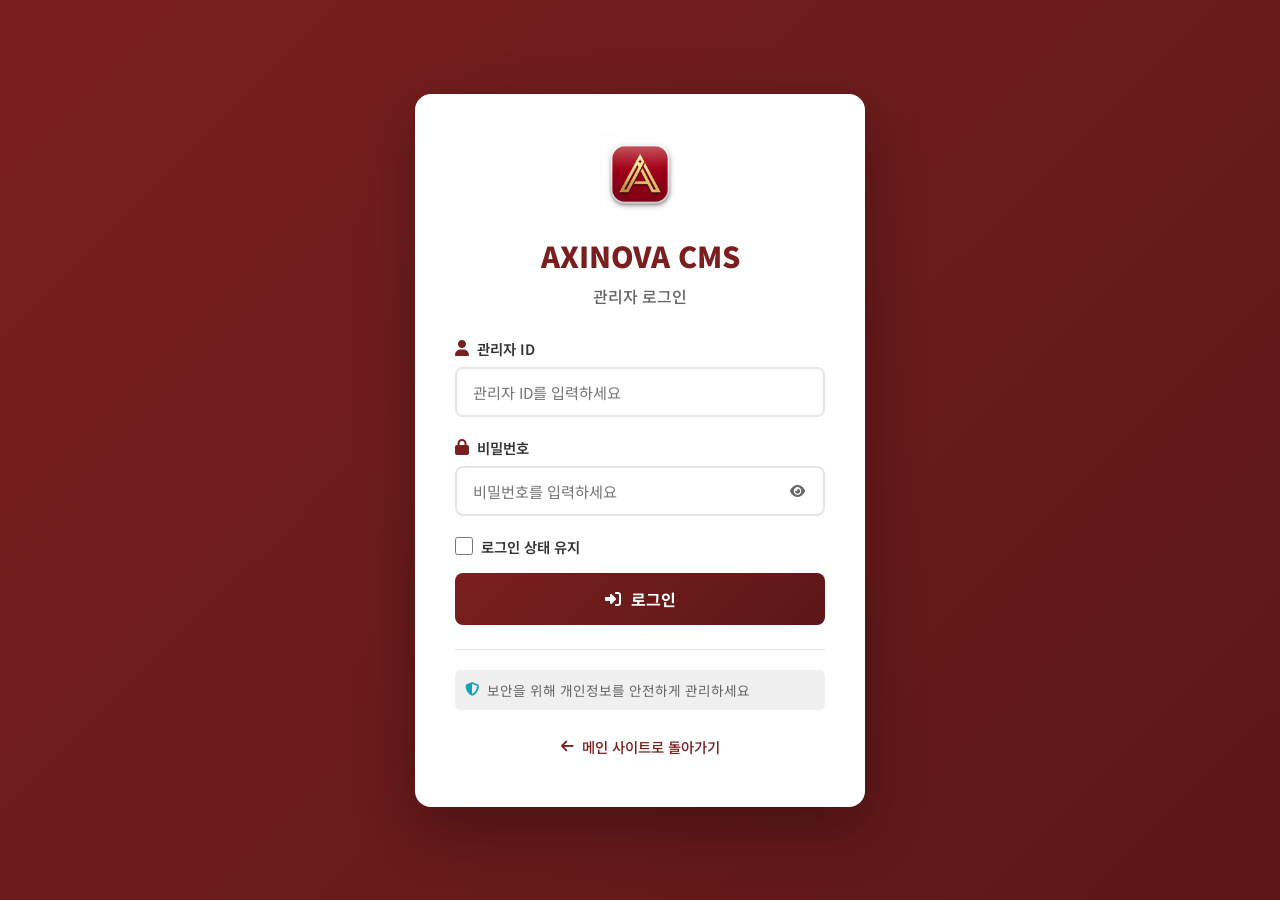
<file: admin/blog-manager.html>
<!DOCTYPE html>
<html lang="ko">
<head>
    <meta charset="UTF-8">
    <meta name="viewport" content="width=device-width, initial-scale=1.0">
    <title>블로그 관리 - AXINOVA CMS</title>
    <link rel="icon" type="image/png" href="../logo.png">
    <link rel="stylesheet" href="https://cdnjs.cloudflare.com/ajax/libs/font-awesome/6.4.0/css/all.min.css">
    <link href="https://fonts.googleapis.com/css2?family=Noto+Sans+KR:wght@300;400;500;700;900&display=swap" rel="stylesheet">
    <!-- Quill.js CSS -->
    <link href="https://cdn.quilljs.com/1.3.6/quill.snow.css" rel="stylesheet">
    <link rel="stylesheet" href="css/admin-dashboard.css">
    <style>
        .post-list { display: grid; gap: 15px; margin-top: 20px; }
        .post-item {
            background: white;
            border-radius: 12px;
            padding: 20px;
            border: 1px solid #eee;
            display: grid;
            grid-template-columns: auto 1fr auto;
            gap: 20px;
            align-items: center;
        }
        .post-item:hover { box-shadow: 0 4px 12px rgba(0,0,0,0.1); }
        .post-icon {
            width: 50px;
            height: 50px;
            border-radius: 10px;
            background: linear-gradient(135deg, #D4AF37, #B8941F);
            display: flex;
            align-items: center;
            justify-content: center;
            color: white;
            font-size: 1.3rem;
        }
        .post-info h4 { margin: 0 0 5px 0; font-size: 1rem; }
        .post-meta { font-size: 0.85rem; color: #999; }
        .post-actions { display: flex; gap: 10px; }
        .btn-edit, .btn-delete { padding: 6px 14px; border: none; border-radius: 6px; cursor: pointer; font-size: 0.9rem; }
        .btn-edit { background: #2196f3; color: white; }
        .btn-delete { background: #f44336; color: white; }
        
        .modal { display: none; position: fixed; top: 0; left: 0; width: 100%; height: 100%; background: rgba(0,0,0,0.7); z-index: 10000; overflow-y: auto; }
        .modal-content { background: white; max-width: 1000px; margin: 30px auto; padding: 30px; border-radius: 16px; }
        .modal-close { float: right; font-size: 1.5rem; cursor: pointer; color: #999; }
        .form-group { margin-bottom: 20px; }
        .form-group label { display: block; margin-bottom: 8px; font-weight: 600; }
        .form-group input, .form-group select { width: 100%; padding: 10px; border: 1px solid #ddd; border-radius: 6px; }
        #editor-container { height: 400px; background: white; }
        .btn-submit { background: var(--primary-color); color: white; padding: 12px 30px; border: none; border-radius: 8px; cursor: pointer; width: 100%; font-size: 1rem; font-weight: 600; margin-top: 20px; }
        .ql-editor { min-height: 350px; font-size: 1rem; line-height: 1.8; }
    </style>
</head>
<body>
    <aside class="sidebar" id="sidebar">
        <div class="sidebar-header">
            <img src="../logo.png" alt="AXINOVA Logo" class="sidebar-logo">
            <h2>AXINOVA CMS</h2>
        </div>
        <nav class="sidebar-nav">
            <a href="dashboard.html" class="nav-item"><i class="fas fa-home"></i><span>대시보드</span></a>
            <a href="content-manager.html" class="nav-item"><i class="fas fa-file-alt"></i><span>메인 페이지 관리</span></a>
            <a href="program-manager.html" class="nav-item"><i class="fas fa-graduation-cap"></i><span>프로그램 관리</span></a>
            <a href="blog-manager.html" class="nav-item active"><i class="fas fa-blog"></i><span>블로그 관리</span></a>
            <a href="user-manager.html" class="nav-item"><i class="fas fa-users"></i><span>회원 관리</span></a>
            <a href="media-library.html" class="nav-item"><i class="fas fa-images"></i><span>미디어 라이브러리</span></a>
            <a href="settings.html" class="nav-item"><i class="fas fa-cog"></i><span>사이트 설정</span></a>
            <div class="nav-divider"></div>
            <a href="../index.html" class="nav-item" target="_blank"><i class="fas fa-external-link-alt"></i><span>사이트 보기</span></a>
            <a href="#" class="nav-item" onclick="handleLogout()"><i class="fas fa-sign-out-alt"></i><span>로그아웃</span></a>
        </nav>
    </aside>

    <main class="main-content">
        <header class="topbar">
            <button class="menu-toggle" onclick="toggleSidebar()"><i class="fas fa-bars"></i></button>
            <h1 class="page-title">블로그 관리</h1>
            <div class="topbar-actions">
                <button class="btn-save" onclick="openAddModal()"><i class="fas fa-plus"></i> 새 포스트 작성</button>
            </div>
        </header>

        <div class="dashboard-container">
            <section class="section-card">
                <h3 class="section-title"><i class="fas fa-chart-bar"></i> 블로그 통계</h3>
                <div class="stats-grid">
                    <div class="stat-card">
                        <div class="stat-icon" style="background: #e3f2fd;">
                            <i class="fas fa-file-alt" style="color: #1976d2;"></i>
                        </div>
                        <div class="stat-info">
                            <h3 id="totalPosts">0</h3>
                            <p>총 포스트</p>
                        </div>
                    </div>
                    <div class="stat-card">
                        <div class="stat-icon" style="background: #e8f5e9;">
                            <i class="fas fa-check-circle" style="color: #388e3c;"></i>
                        </div>
                        <div class="stat-info">
                            <h3 id="publishedPosts">0</h3>
                            <p>게시된 포스트</p>
                        </div>
                    </div>
                    <div class="stat-card">
                        <div class="stat-icon" style="background: #fff3e0;">
                            <i class="fas fa-eye" style="color: #f57c00;"></i>
                        </div>
                        <div class="stat-info">
                            <h3 id="totalViews">0</h3>
                            <p>총 조회수</p>
                        </div>
                    </div>
                    <div class="stat-card">
                        <div class="stat-icon" style="background: #f3e5f5;">
                            <i class="fas fa-comments" style="color: #7b1fa2;"></i>
                        </div>
                        <div class="stat-info">
                            <h3 id="totalComments">0</h3>
                            <p>총 댓글</p>
                        </div>
                    </div>
                </div>
            </section>

            <section class="section-card">
                <h3 class="section-title"><i class="fas fa-list"></i> 포스트 목록</h3>
                <div class="post-list" id="postList"></div>
            </section>
        </div>
    </main>

    <!-- Blog Post Modal -->
    <div id="blogModal" class="modal">
        <div class="modal-content">
            <span class="modal-close" onclick="closeModal()">&times;</span>
            <h2 id="modalTitle">새 포스트 작성</h2>
            <form id="blogForm">
                <input type="hidden" id="postId">
                <div class="form-group">
                    <label>제목 *</label>
                    <input type="text" id="postTitle" required>
                </div>
                <div class="form-group">
                    <label>카테고리 *</label>
                    <select id="postCategory" required>
                        <option value="ai-trend">AI 트렌드</option>
                        <option value="education">교육 소식</option>
                        <option value="technology">기술 리뷰</option>
                        <option value="case-study">성공 사례</option>
                        <option value="tutorials">튜토리얼</option>
                    </select>
                </div>
                <div class="form-group">
                    <label>썸네일 이미지 URL</label>
                    <input type="url" id="postThumbnail" placeholder="https://example.com/image.jpg (선택사항)">
                    <small style="color: #999;">입력하지 않으면 자동으로 생성됩니다.</small>
                </div>
                <div class="form-group">
                    <label>상태 *</label>
                    <select id="postStatus" required>
                        <option value="published">게시됨</option>
                        <option value="draft">초안</option>
                    </select>
                </div>
                <div class="form-group">
                    <label>내용 *</label>
                    <div id="editor-container"></div>
                </div>
                <button type="submit" class="btn-submit">저장하기</button>
            </form>
        </div>
    </div>

    <script src="js/admin-auth.js"></script>
    <script src="js/admin-dashboard.js"></script>
    <!-- Quill.js -->
    <script src="https://cdn.quilljs.com/1.3.6/quill.js"></script>
    <script src="js/blog-manager-new.js"></script>
</body>
</html>
</file>
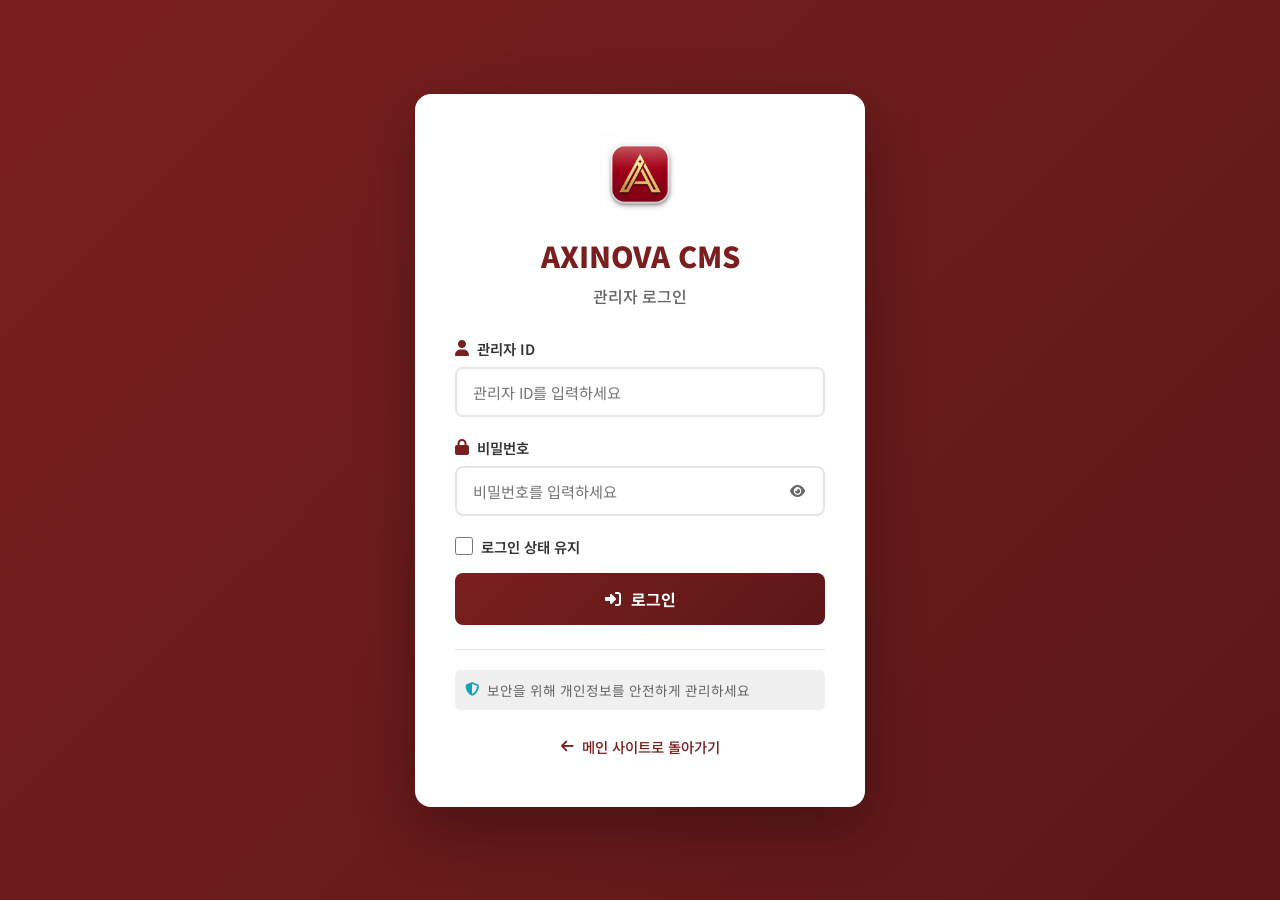
<file: admin/content-manager.html>
<!DOCTYPE html>
<html lang="ko">
<head>
    <meta charset="UTF-8">
    <meta name="viewport" content="width=device-width, initial-scale=1.0">
    <title>메인 페이지 관리 - AXINOVA CMS</title>
    <link rel="icon" type="image/png" href="../logo.png">
    <link rel="stylesheet" href="https://cdnjs.cloudflare.com/ajax/libs/font-awesome/6.4.0/css/all.min.css">
    <link href="https://fonts.googleapis.com/css2?family=Noto+Sans+KR:wght@300;400;500;700;900&display=swap" rel="stylesheet">
    <link rel="stylesheet" href="css/admin-dashboard.css">
    <link rel="stylesheet" href="css/admin-content.css">
</head>
<body>
    <!-- Sidebar -->
    <aside class="sidebar" id="sidebar">
        <div class="sidebar-header">
            <img src="../logo.png" alt="AXINOVA Logo" class="sidebar-logo">
            <h2>AXINOVA CMS</h2>
        </div>

        <nav class="sidebar-nav">
            <a href="dashboard.html" class="nav-item">
                <i class="fas fa-home"></i>
                <span>대시보드</span>
            </a>
            <a href="content-manager.html" class="nav-item active">
                <i class="fas fa-file-alt"></i>
                <span>메인 페이지 관리</span>
            </a>
            <a href="program-manager.html" class="nav-item">
                <i class="fas fa-graduation-cap"></i>
                <span>프로그램 관리</span>
            </a>
            <a href="blog-manager.html" class="nav-item">
                <i class="fas fa-blog"></i>
                <span>블로그 관리</span>
            </a>
            <a href="user-manager.html" class="nav-item">
                <i class="fas fa-users"></i>
                <span>회원 관리</span>
            </a>
            <a href="media-library.html" class="nav-item">
                <i class="fas fa-images"></i>
                <span>미디어 라이브러리</span>
            </a>
            <a href="settings.html" class="nav-item">
                <i class="fas fa-cog"></i>
                <span>사이트 설정</span>
            </a>
            <div class="nav-divider"></div>
            <a href="../index.html" class="nav-item" target="_blank">
                <i class="fas fa-external-link-alt"></i>
                <span>사이트 보기</span>
            </a>
            <a href="#" class="nav-item" onclick="handleLogout()">
                <i class="fas fa-sign-out-alt"></i>
                <span>로그아웃</span>
            </a>
        </nav>
    </aside>

    <!-- Main Content -->
    <main class="main-content">
        <!-- Top Bar -->
        <header class="topbar">
            <button class="menu-toggle" onclick="toggleSidebar()">
                <i class="fas fa-bars"></i>
            </button>
            <h1 class="page-title">메인 페이지 관리</h1>
            <div class="topbar-actions">
                <button class="btn-preview" onclick="previewChanges()">
                    <i class="fas fa-eye"></i>
                    미리보기
                </button>
                <button class="btn-save" onclick="saveAllChanges()">
                    <i class="fas fa-save"></i>
                    저장
                </button>
            </div>
        </header>

        <!-- Content Manager -->
        <div class="content-manager-container">
            <!-- Tabs -->
            <div class="tabs-container">
                <button class="tab-btn active" data-tab="hero">히어로 섹션</button>
                <button class="tab-btn" data-tab="about">소개</button>
                <button class="tab-btn" data-tab="features">특징</button>
                <button class="tab-btn" data-tab="stats">통계</button>
                <button class="tab-btn" data-tab="contact">연락처</button>
            </div>

            <!-- Tab Content: Hero Section -->
            <div class="tab-content active" id="tab-hero">
                <div class="section-card">
                    <h3 class="section-title">
                        <i class="fas fa-rocket"></i>
                        히어로 섹션 편집
                    </h3>

                    <div class="form-group">
                        <label>메인 타이틀</label>
                        <input type="text" id="heroTitle" class="form-input" 
                               placeholder="예: AI의 AX 시대를 선도하는">
                    </div>

                    <div class="form-group">
                        <label>서브 타이틀</label>
                        <input type="text" id="heroSubtitle" class="form-input" 
                               placeholder="예: AXINOVA 평생교육원">
                    </div>

                    <div class="form-group">
                        <label>설명 문구</label>
                        <textarea id="heroDescription" class="form-textarea" rows="4"
                                  placeholder="히어로 섹션의 설명 문구를 입력하세요"></textarea>
                    </div>

                    <div class="form-row">
                        <div class="form-group">
                            <label>첫 번째 버튼 텍스트</label>
                            <input type="text" id="heroBtn1Text" class="form-input" 
                                   placeholder="예: 교육 프로그램 보기">
                        </div>
                        <div class="form-group">
                            <label>첫 번째 버튼 링크</label>
                            <input type="text" id="heroBtn1Link" class="form-input" 
                                   placeholder="예: #programs">
                        </div>
                    </div>

                    <div class="form-row">
                        <div class="form-group">
                            <label>두 번째 버튼 텍스트</label>
                            <input type="text" id="heroBtn2Text" class="form-input" 
                                   placeholder="예: 문의하기">
                        </div>
                        <div class="form-group">
                            <label>두 번째 버튼 링크</label>
                            <input type="text" id="heroBtn2Link" class="form-input" 
                                   placeholder="예: #contact">
                        </div>
                    </div>
                </div>
            </div>

            <!-- Tab Content: About Section -->
            <div class="tab-content" id="tab-about">
                <div class="section-card">
                    <h3 class="section-title">
                        <i class="fas fa-info-circle"></i>
                        소개 섹션 편집
                    </h3>

                    <div class="form-group">
                        <label>섹션 제목</label>
                        <input type="text" id="aboutTitle" class="form-input" 
                               placeholder="예: AXINOVA 평생교육원을 소개합니다">
                    </div>

                    <div class="form-group">
                        <label>서브 제목</label>
                        <input type="text" id="aboutSubtitle" class="form-input" 
                               placeholder="예: AI 교육 전문 기관">
                    </div>

                    <div class="form-group">
                        <label>메인 설명</label>
                        <textarea id="aboutDescription" class="form-textarea" rows="6"
                                  placeholder="기관 소개 내용을 입력하세요"></textarea>
                    </div>

                    <div class="form-group">
                        <label>추가 설명 (선택 사항)</label>
                        <textarea id="aboutExtraDescription" class="form-textarea" rows="4"
                                  placeholder="추가 설명이 필요하면 입력하세요"></textarea>
                    </div>
                </div>
            </div>

            <!-- Tab Content: Features Section -->
            <div class="tab-content" id="tab-features">
                <div class="section-card">
                    <h3 class="section-title">
                        <i class="fas fa-star"></i>
                        특징 섹션 편집
                    </h3>

                    <div class="form-group">
                        <label>섹션 제목</label>
                        <input type="text" id="featuresTitle" class="form-input" 
                               placeholder="예: 왜 AXINOVA인가?">
                    </div>

                    <div id="featuresList">
                        <!-- 특징 아이템들이 동적으로 추가됨 -->
                    </div>

                    <button class="btn-add" onclick="addFeatureItem()">
                        <i class="fas fa-plus"></i>
                        특징 추가
                    </button>
                </div>
            </div>

            <!-- Tab Content: Stats Section -->
            <div class="tab-content" id="tab-stats">
                <div class="section-card">
                    <h3 class="section-title">
                        <i class="fas fa-chart-bar"></i>
                        통계 섹션 편집
                    </h3>

                    <div id="statsList">
                        <!-- 통계 아이템들이 동적으로 추가됨 -->
                    </div>

                    <button class="btn-add" onclick="addStatItem()">
                        <i class="fas fa-plus"></i>
                        통계 추가
                    </button>
                </div>
            </div>

            <!-- Tab Content: Contact Section -->
            <div class="tab-content" id="tab-contact">
                <div class="section-card">
                    <h3 class="section-title">
                        <i class="fas fa-phone"></i>
                        연락처 섹션 편집
                    </h3>

                    <div class="form-group">
                        <label>섹션 제목</label>
                        <input type="text" id="contactTitle" class="form-input" 
                               placeholder="예: 문의하기">
                    </div>

                    <div class="form-group">
                        <label>전화번호</label>
                        <input type="text" id="contactPhone" class="form-input" 
                               placeholder="예: 070-8657-1948">
                    </div>

                    <div class="form-group">
                        <label>이메일</label>
                        <input type="email" id="contactEmail" class="form-input" 
                               placeholder="예: info@axinova.ai.kr">
                    </div>

                    <div class="form-group">
                        <label>주소</label>
                        <input type="text" id="contactAddress" class="form-input" 
                               placeholder="예: 충남 천안시 서북구 불당17길 27">
                    </div>

                    <div class="form-group">
                        <label>운영 시간</label>
                        <textarea id="contactHours" class="form-textarea" rows="3"
                                  placeholder="예: 평일 09:00 - 18:00"></textarea>
                    </div>
                </div>
            </div>
        </div>
    </main>

    <script src="js/admin-auth.js"></script>
    <script src="js/admin-dashboard.js"></script>
    <script src="js/admin-content.js"></script>
</body>
</html>
</file>
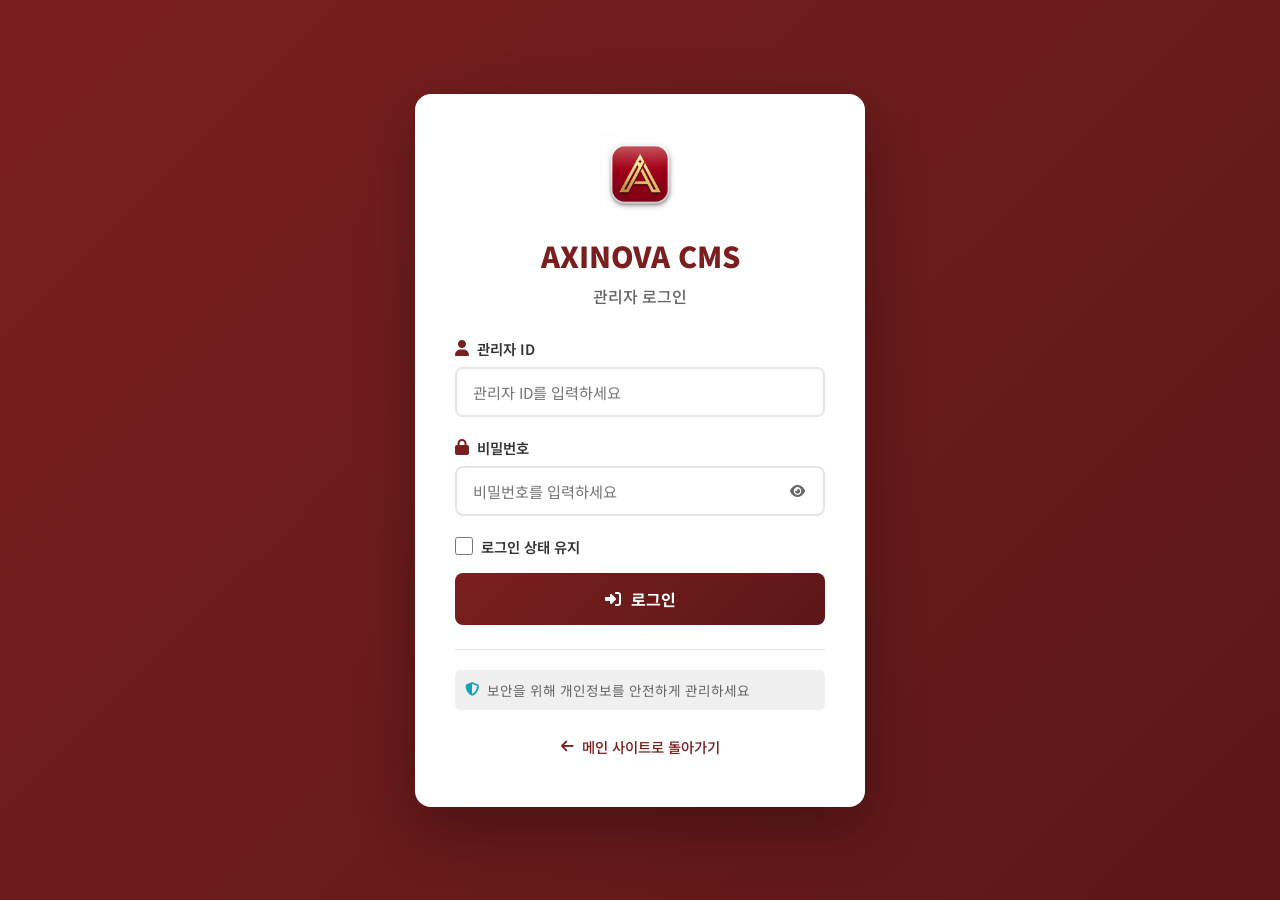
<file: admin/dashboard.html>
<!DOCTYPE html>
<html lang="ko">
<head>
    <meta charset="UTF-8">
    <meta name="viewport" content="width=device-width, initial-scale=1.0">
    <title>관리자 대시보드 - AXINOVA CMS</title>
    <link rel="icon" type="image/png" href="../logo.png">
    <link rel="stylesheet" href="https://cdnjs.cloudflare.com/ajax/libs/font-awesome/6.4.0/css/all.min.css">
    <link href="https://fonts.googleapis.com/css2?family=Noto+Sans+KR:wght@300;400;500;700;900&display=swap" rel="stylesheet">
    <link rel="stylesheet" href="css/admin-dashboard.css">
</head>
<body>
    <!-- Sidebar -->
    <aside class="sidebar" id="sidebar">
        <div class="sidebar-header">
            <img src="../logo.png" alt="AXINOVA Logo" class="sidebar-logo">
            <h2>AXINOVA CMS</h2>
        </div>

        <nav class="sidebar-nav">
            <a href="dashboard.html" class="nav-item active">
                <i class="fas fa-home"></i>
                <span>대시보드</span>
            </a>
            <a href="content-manager.html" class="nav-item">
                <i class="fas fa-file-alt"></i>
                <span>메인 페이지 관리</span>
            </a>
            <a href="program-manager.html" class="nav-item">
                <i class="fas fa-graduation-cap"></i>
                <span>프로그램 관리</span>
            </a>
            <a href="blog-manager.html" class="nav-item">
                <i class="fas fa-blog"></i>
                <span>블로그 관리</span>
            </a>
            <a href="user-manager.html" class="nav-item">
                <i class="fas fa-users"></i>
                <span>회원 관리</span>
            </a>
            <a href="media-library.html" class="nav-item">
                <i class="fas fa-images"></i>
                <span>미디어 라이브러리</span>
            </a>
            <a href="settings.html" class="nav-item">
                <i class="fas fa-cog"></i>
                <span>사이트 설정</span>
            </a>
            <div class="nav-divider"></div>
            <a href="../index.html" class="nav-item" target="_blank">
                <i class="fas fa-external-link-alt"></i>
                <span>사이트 보기</span>
            </a>
            <a href="#" class="nav-item" onclick="handleLogout()">
                <i class="fas fa-sign-out-alt"></i>
                <span>로그아웃</span>
            </a>
        </nav>
    </aside>

    <!-- Main Content -->
    <main class="main-content">
        <!-- Top Bar -->
        <header class="topbar">
            <button class="menu-toggle" onclick="toggleSidebar()">
                <i class="fas fa-bars"></i>
            </button>
            <h1 class="page-title">대시보드</h1>
            <div class="topbar-actions">
                <div class="user-info">
                    <i class="fas fa-user-circle"></i>
                    <span id="adminUsername">관리자</span>
                </div>
            </div>
        </header>

        <!-- Dashboard Content -->
        <div class="dashboard-container">
            <!-- Welcome Section -->
            <section class="welcome-section">
                <h2>환영합니다! 👋</h2>
                <p>AXINOVA 평생교육원 CMS에 오신 것을 환영합니다. 여기서 웹사이트의 모든 콘텐츠를 관리할 수 있습니다.</p>
            </section>

            <!-- Stats Cards -->
            <section class="stats-grid">
                <div class="stat-card">
                    <div class="stat-icon" style="background: #e3f2fd;">
                        <i class="fas fa-file-alt" style="color: #1976d2;"></i>
                    </div>
                    <div class="stat-info">
                        <h3 id="totalPages">5</h3>
                        <p>페이지</p>
                    </div>
                </div>

                <div class="stat-card">
                    <div class="stat-icon" style="background: #f3e5f5;">
                        <i class="fas fa-graduation-cap" style="color: #7b1fa2;"></i>
                    </div>
                    <div class="stat-info">
                        <h3 id="totalPrograms">8</h3>
                        <p>교육 프로그램</p>
                    </div>
                </div>

                <div class="stat-card">
                    <div class="stat-icon" style="background: #e8f5e9;">
                        <i class="fas fa-blog" style="color: #388e3c;"></i>
                    </div>
                    <div class="stat-info">
                        <h3 id="totalPosts">12</h3>
                        <p>블로그 포스트</p>
                    </div>
                </div>

                <div class="stat-card">
                    <div class="stat-icon" style="background: #fff3e0;">
                        <i class="fas fa-users" style="color: #f57c00;"></i>
                    </div>
                    <div class="stat-info">
                        <h3 id="totalUsers">156</h3>
                        <p>회원 수</p>
                    </div>
                </div>
            </section>

            <!-- Quick Actions -->
            <section class="section-card">
                <h3 class="section-title">빠른 작업</h3>
                <div class="quick-actions-grid">
                    <a href="content-manager.html" class="quick-action-card">
                        <i class="fas fa-edit"></i>
                        <h4>메인 페이지 수정</h4>
                        <p>히어로, 소개, 특징 등 편집</p>
                    </a>
                    <a href="program-manager.html?action=new" class="quick-action-card">
                        <i class="fas fa-plus-circle"></i>
                        <h4>프로그램 추가</h4>
                        <p>새로운 교육 프로그램 등록</p>
                    </a>
                    <a href="blog-manager.html?action=new" class="quick-action-card">
                        <i class="fas fa-pen"></i>
                        <h4>블로그 작성</h4>
                        <p>새 블로그 포스트 작성</p>
                    </a>
                    <a href="media-library.html" class="quick-action-card">
                        <i class="fas fa-cloud-upload-alt"></i>
                        <h4>파일 업로드</h4>
                        <p>이미지, 문서 등 업로드</p>
                    </a>
                </div>
            </section>

            <!-- Recent Activity -->
            <section class="section-card">
                <h3 class="section-title">최근 활동</h3>
                <div class="activity-list" id="activityList">
                    <div class="activity-item">
                        <div class="activity-icon">
                            <i class="fas fa-edit"></i>
                        </div>
                        <div class="activity-details">
                            <p class="activity-text"><strong>메인 페이지</strong>가 수정되었습니다</p>
                            <span class="activity-time">2시간 전</span>
                        </div>
                    </div>
                    <div class="activity-item">
                        <div class="activity-icon">
                            <i class="fas fa-plus"></i>
                        </div>
                        <div class="activity-details">
                            <p class="activity-text">새 프로그램 <strong>"AGI Navigator 과정"</strong>이 추가되었습니다</p>
                            <span class="activity-time">5시간 전</span>
                        </div>
                    </div>
                    <div class="activity-item">
                        <div class="activity-icon">
                            <i class="fas fa-blog"></i>
                        </div>
                        <div class="activity-details">
                            <p class="activity-text">블로그 포스트 <strong>"AI 교육의 미래"</strong>가 발행되었습니다</p>
                            <span class="activity-time">1일 전</span>
                        </div>
                    </div>
                </div>
            </section>

            <!-- System Info -->
            <section class="section-card">
                <h3 class="section-title">시스템 정보</h3>
                <div class="system-info-grid">
                    <div class="info-item">
                        <i class="fas fa-calendar-alt"></i>
                        <div>
                            <p class="info-label">마지막 업데이트</p>
                            <p class="info-value" id="lastUpdate">2026-02-18</p>
                        </div>
                    </div>
                    <div class="info-item">
                        <i class="fas fa-clock"></i>
                        <div>
                            <p class="info-label">시스템 시간</p>
                            <p class="info-value" id="systemTime">--:--</p>
                        </div>
                    </div>
                    <div class="info-item">
                        <i class="fas fa-check-circle"></i>
                        <div>
                            <p class="info-label">시스템 상태</p>
                            <p class="info-value status-ok">정상 운영</p>
                        </div>
                    </div>
                </div>
            </section>
        </div>
    </main>

    <script src="js/admin-dashboard.js"></script>
    <script src="js/admin-auth.js"></script>
</body>
</html>
</file>
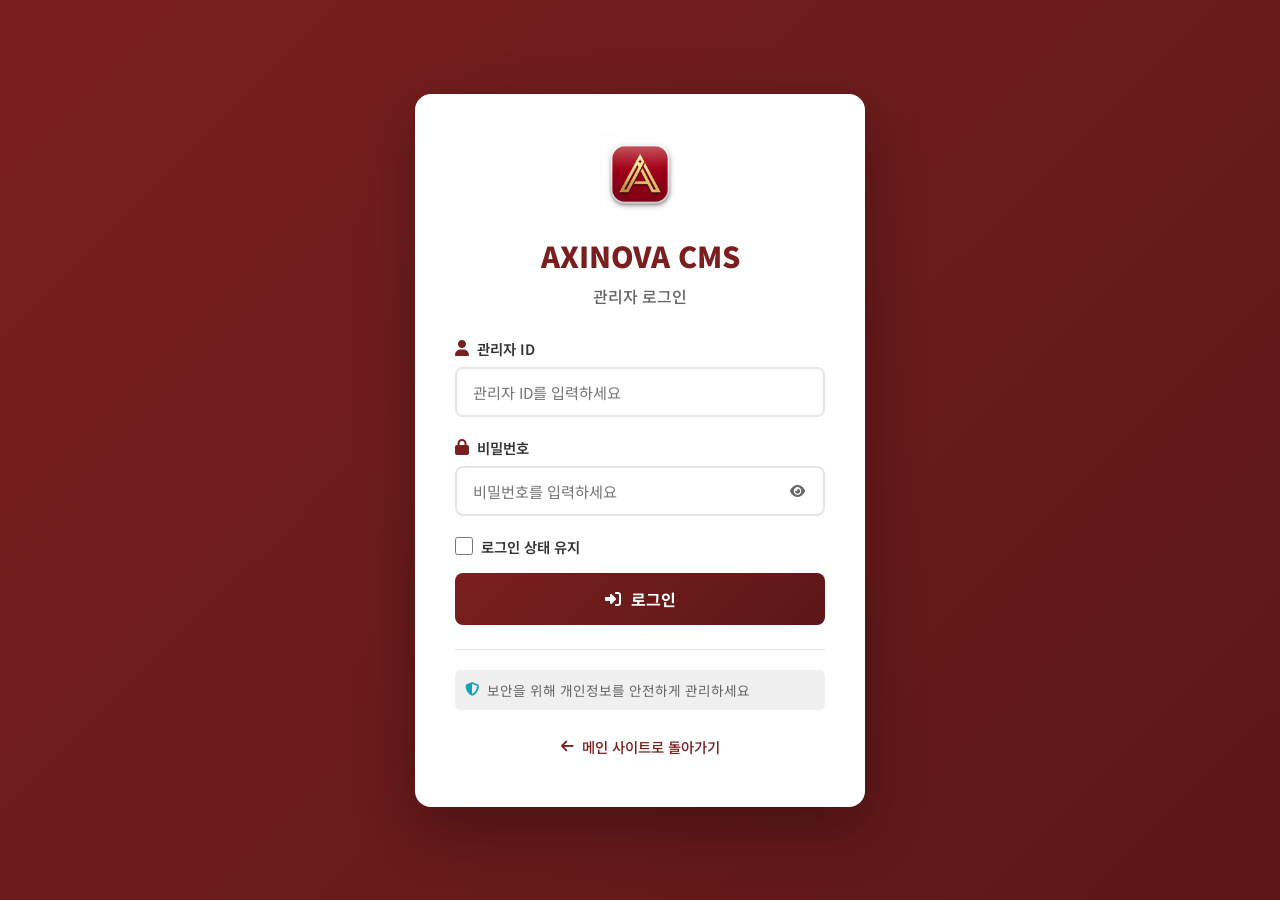
<file: admin/login.html>
<!DOCTYPE html>
<html lang="ko">
<head>
    <meta charset="UTF-8">
    <meta name="viewport" content="width=device-width, initial-scale=1.0">
    <title>관리자 로그인 - AXINOVA CMS</title>
    <link rel="icon" type="image/png" href="../logo.png">
    <link rel="stylesheet" href="https://cdnjs.cloudflare.com/ajax/libs/font-awesome/6.4.0/css/all.min.css">
    <link href="https://fonts.googleapis.com/css2?family=Noto+Sans+KR:wght@300;400;500;700;900&display=swap" rel="stylesheet">
    <link rel="stylesheet" href="css/admin-login.css">
</head>
<body>
    <div class="login-container">
        <div class="login-box">
            <div class="login-header">
                <img src="../logo.png" alt="AXINOVA Logo" class="login-logo">
                <h1>AXINOVA CMS</h1>
                <p>관리자 로그인</p>
            </div>

            <div id="alertMessage" class="alert-message" style="display: none;"></div>

            <form id="adminLoginForm" class="login-form">
                <div class="form-group">
                    <label for="adminUsername">
                        <i class="fas fa-user"></i>
                        관리자 ID
                    </label>
                    <input 
                        type="text" 
                        id="adminUsername" 
                        name="username" 
                        placeholder="관리자 ID를 입력하세요"
                        autocomplete="username"
                        required
                    >
                </div>

                <div class="form-group">
                    <label for="adminPassword">
                        <i class="fas fa-lock"></i>
                        비밀번호
                    </label>
                    <div class="password-input-wrapper">
                        <input 
                            type="password" 
                            id="adminPassword" 
                            name="password" 
                            placeholder="비밀번호를 입력하세요"
                            autocomplete="current-password"
                            required
                        >
                        <button type="button" class="toggle-password" onclick="togglePassword()">
                            <i class="fas fa-eye"></i>
                        </button>
                    </div>
                </div>

                <div class="form-group checkbox-group">
                    <label class="checkbox-label">
                        <input type="checkbox" id="rememberMe" name="rememberMe">
                        <span>로그인 상태 유지</span>
                    </label>
                </div>

                <button type="submit" class="btn-login">
                    <i class="fas fa-sign-in-alt"></i>
                    로그인
                </button>
            </form>

            <div class="login-footer">
                <p class="security-notice">
                    <i class="fas fa-shield-alt"></i>
                    보안을 위해 개인정보를 안전하게 관리하세요
                </p>
                <a href="../index.html" class="back-link">
                    <i class="fas fa-arrow-left"></i>
                    메인 사이트로 돌아가기
                </a>
            </div>
        </div>
    </div>

    <script src="js/admin-login.js"></script>
</body>
</html>
</file>
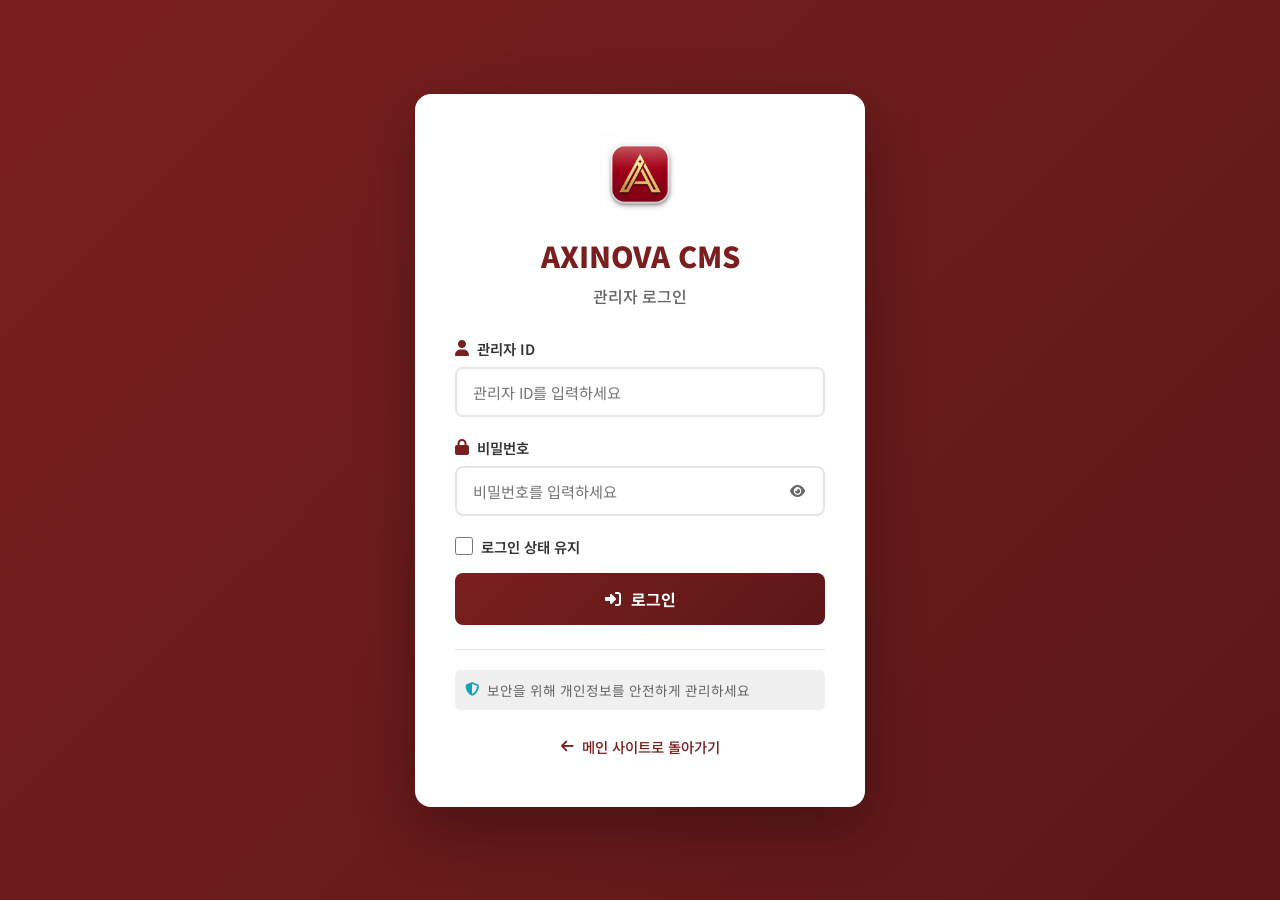
<file: admin/media-library.html>
<!DOCTYPE html>
<html lang="ko">
<head>
    <meta charset="UTF-8">
    <meta name="viewport" content="width=device-width, initial-scale=1.0">
    <title>미디어 라이브러리 - AXINOVA CMS</title>
    <link rel="icon" type="image/png" href="../logo.png">
    <link rel="stylesheet" href="https://cdnjs.cloudflare.com/ajax/libs/font-awesome/6.4.0/css/all.min.css">
    <link href="https://fonts.googleapis.com/css2?family=Noto+Sans+KR:wght@300;400;500;700;900&display=swap" rel="stylesheet">
    <link rel="stylesheet" href="css/admin-dashboard.css">
    <link rel="stylesheet" href="css/media-library.css">
</head>
<body>
    <aside class="sidebar" id="sidebar">
        <div class="sidebar-header">
            <img src="../logo.png" alt="AXINOVA Logo" class="sidebar-logo">
            <h2>AXINOVA CMS</h2>
        </div>
        <nav class="sidebar-nav">
            <a href="dashboard.html" class="nav-item"><i class="fas fa-home"></i><span>대시보드</span></a>
            <a href="content-manager.html" class="nav-item"><i class="fas fa-file-alt"></i><span>메인 페이지 관리</span></a>
            <a href="program-manager.html" class="nav-item"><i class="fas fa-graduation-cap"></i><span>프로그램 관리</span></a>
            <a href="blog-manager.html" class="nav-item"><i class="fas fa-blog"></i><span>블로그 관리</span></a>
            <a href="user-manager.html" class="nav-item"><i class="fas fa-users"></i><span>회원 관리</span></a>
            <a href="media-library.html" class="nav-item active"><i class="fas fa-images"></i><span>미디어 라이브러리</span></a>
            <a href="settings.html" class="nav-item"><i class="fas fa-cog"></i><span>사이트 설정</span></a>
            <div class="nav-divider"></div>
            <a href="../index.html" class="nav-item" target="_blank"><i class="fas fa-external-link-alt"></i><span>사이트 보기</span></a>
            <a href="#" class="nav-item" onclick="handleLogout()"><i class="fas fa-sign-out-alt"></i><span>로그아웃</span></a>
        </nav>
    </aside>

    <main class="main-content">
        <header class="topbar">
            <button class="menu-toggle" onclick="toggleSidebar()">
                <i class="fas fa-bars"></i>
            </button>
            <h1 class="page-title">미디어 라이브러리</h1>
        </header>

        <div class="dashboard-container">
            <!-- Upload Section -->
            <section class="section-card upload-section">
                <div class="upload-area" id="uploadArea">
                    <i class="fas fa-cloud-upload-alt upload-icon"></i>
                    <h3>파일을 드래그하여 업로드</h3>
                    <p>또는 클릭하여 파일 선택</p>
                    <input type="file" id="fileInput" multiple accept="image/*,.pdf,.doc,.docx,.txt,.zip">
                    <div class="upload-info">
                        <small>지원 형식: 이미지(JPG, PNG, GIF, WebP), 문서(PDF, DOC, DOCX, TXT, ZIP)</small>
                        <small>최대 크기: 10MB</small>
                    </div>
                </div>
            </section>

            <!-- Filter and View Options -->
            <section class="section-card">
                <div class="media-toolbar">
                    <div class="media-filters">
                        <button class="filter-btn active" data-type="all">
                            <i class="fas fa-th"></i> 전체 <span class="count" id="countAll">0</span>
                        </button>
                        <button class="filter-btn" data-type="image">
                            <i class="fas fa-image"></i> 이미지 <span class="count" id="countImages">0</span>
                        </button>
                        <button class="filter-btn" data-type="document">
                            <i class="fas fa-file-alt"></i> 문서 <span class="count" id="countDocuments">0</span>
                        </button>
                    </div>

                    <div class="media-actions">
                        <div class="search-box">
                            <i class="fas fa-search"></i>
                            <input type="text" id="searchInput" placeholder="파일 검색...">
                        </div>
                        <div class="view-toggle">
                            <button class="view-btn active" data-view="grid" title="그리드 보기">
                                <i class="fas fa-th"></i>
                            </button>
                            <button class="view-btn" data-view="list" title="리스트 보기">
                                <i class="fas fa-list"></i>
                            </button>
                        </div>
                    </div>
                </div>

                <!-- Media Grid -->
                <div class="media-grid" id="mediaGrid">
                    <div class="empty-state">
                        <i class="fas fa-images"></i>
                        <h3>업로드된 미디어가 없습니다</h3>
                        <p>위의 업로드 영역을 사용하여 파일을 추가하세요</p>
                    </div>
                </div>
            </section>
        </div>
    </main>

    <!-- Media Detail Modal -->
    <div id="mediaModal" class="modal">
        <div class="modal-content modal-large">
            <span class="modal-close" onclick="closeMediaModal()">&times;</span>
            <div class="modal-body">
                <div class="media-preview">
                    <img id="modalImage" src="" alt="">
                    <div id="modalDocument" class="document-preview">
                        <i class="fas fa-file-alt"></i>
                        <p id="modalDocName"></p>
                    </div>
                </div>
                <div class="media-details">
                    <h3 id="modalTitle">파일 정보</h3>
                    
                    <div class="detail-group">
                        <label>파일명</label>
                        <input type="text" id="modalFileName" readonly>
                        <button class="btn-copy" onclick="copyFileName()">
                            <i class="fas fa-copy"></i> 복사
                        </button>
                    </div>

                    <div class="detail-group">
                        <label>URL</label>
                        <input type="text" id="modalFileUrl" readonly>
                        <button class="btn-copy" onclick="copyFileUrl()">
                            <i class="fas fa-copy"></i> 복사
                        </button>
                    </div>

                    <div class="detail-row">
                        <div class="detail-item">
                            <label>크기</label>
                            <span id="modalFileSize"></span>
                        </div>
                        <div class="detail-item">
                            <label>형식</label>
                            <span id="modalFileType"></span>
                        </div>
                    </div>

                    <div class="detail-row">
                        <div class="detail-item">
                            <label>업로드 날짜</label>
                            <span id="modalUploadDate"></span>
                        </div>
                        <div class="detail-item">
                            <label>크기(픽셀)</label>
                            <span id="modalDimensions">-</span>
                        </div>
                    </div>

                    <div class="modal-actions">
                        <button class="btn-download" onclick="downloadFile()">
                            <i class="fas fa-download"></i> 다운로드
                        </button>
                        <button class="btn-delete" onclick="deleteFile()">
                            <i class="fas fa-trash"></i> 삭제
                        </button>
                    </div>
                </div>
            </div>
        </div>
    </div>

    <script src="js/admin-auth.js"></script>
    <script src="js/admin-dashboard.js"></script>
    <script src="js/media-library.js"></script>
</body>
</html>
</file>
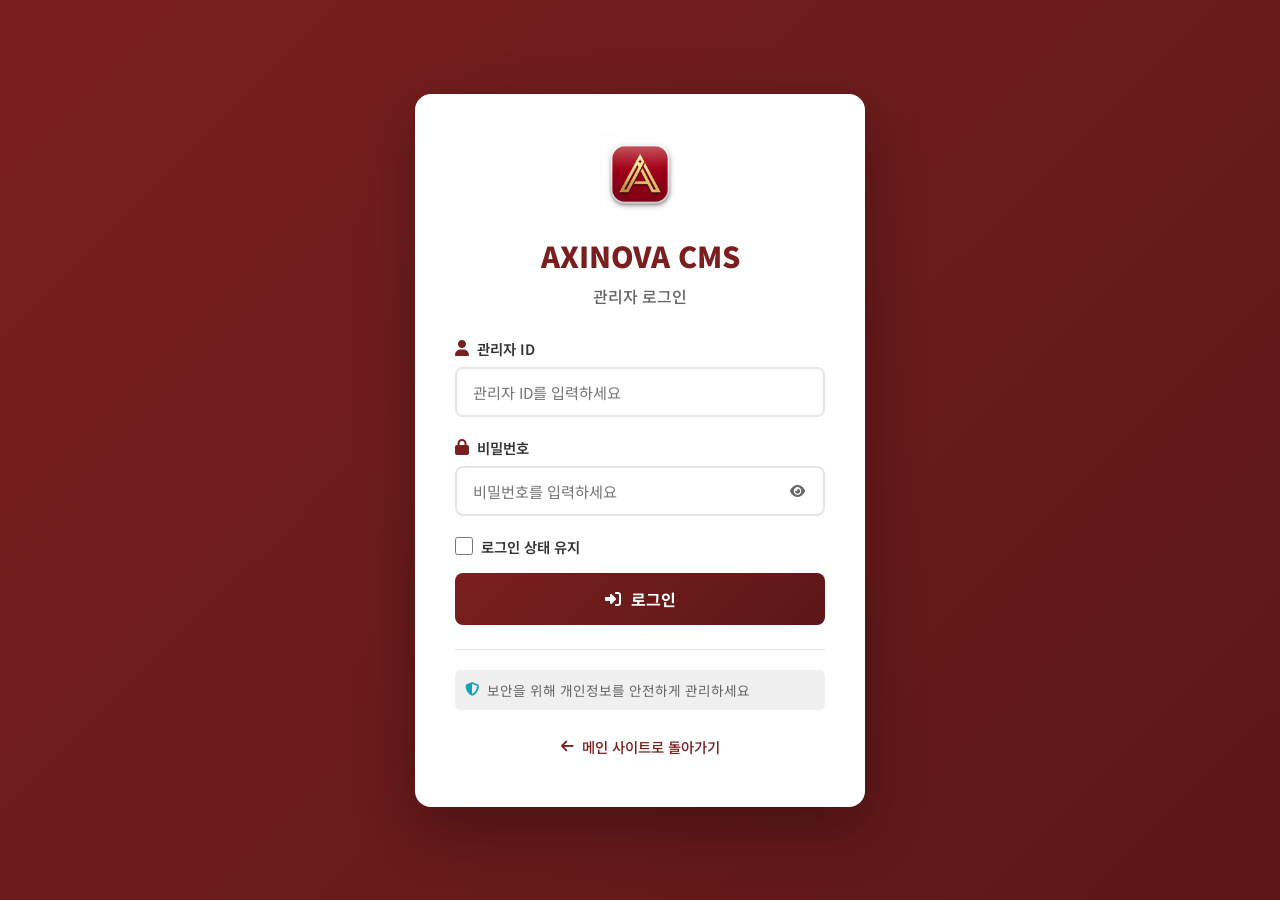
<file: admin/program-manager.html>
<!DOCTYPE html>
<html lang="ko">
<head>
    <meta charset="UTF-8">
    <meta name="viewport" content="width=device-width, initial-scale=1.0">
    <title>프로그램 관리 - AXINOVA CMS</title>
    <link rel="icon" type="image/png" href="../logo.png">
    <link rel="stylesheet" href="https://cdnjs.cloudflare.com/ajax/libs/font-awesome/6.4.0/css/all.min.css">
    <link href="https://fonts.googleapis.com/css2?family=Noto+Sans+KR:wght@300;400;500;700;900&display=swap" rel="stylesheet">
    <link rel="stylesheet" href="css/admin-dashboard.css">
    <style>
        .program-list { display: grid; gap: 20px; margin-top: 20px; }
        .program-item {
            background: white;
            border-radius: 12px;
            padding: 20px;
            border: 1px solid #eee;
            display: grid;
            grid-template-columns: auto 1fr auto;
            gap: 20px;
            align-items: center;
            transition: all 0.3s;
        }
        .program-item:hover { box-shadow: 0 4px 12px rgba(0,0,0,0.1); }
        .program-icon {
            width: 60px;
            height: 60px;
            border-radius: 12px;
            background: linear-gradient(135deg, #D4AF37, #B8941F);
            display: flex;
            align-items: center;
            justify-content: center;
            color: white;
            font-size: 1.5rem;
        }
        .program-info h4 { margin: 0 0 8px 0; font-size: 1.1rem; color: #333; }
        .program-meta {
            display: flex;
            gap: 15px;
            flex-wrap: wrap;
            font-size: 0.9rem;
            color: #666;
        }
        .program-meta span { display: flex; align-items: center; gap: 5px; }
        .program-actions {
            display: flex;
            gap: 10px;
        }
        .btn-edit, .btn-delete {
            padding: 8px 16px;
            border: none;
            border-radius: 6px;
            cursor: pointer;
            font-weight: 500;
            transition: all 0.3s;
        }
        .btn-edit {
            background: #2196f3;
            color: white;
        }
        .btn-edit:hover { background: #1976d2; }
        .btn-delete {
            background: #f44336;
            color: white;
        }
        .btn-delete:hover { background: #d32f2f; }
        
        /* Modal */
        .modal {
            display: none;
            position: fixed;
            top: 0;
            left: 0;
            width: 100%;
            height: 100%;
            background: rgba(0,0,0,0.7);
            z-index: 10000;
            overflow-y: auto;
        }
        .modal-content {
            background: white;
            max-width: 900px;
            margin: 50px auto;
            padding: 30px;
            border-radius: 16px;
            position: relative;
        }
        .modal-close {
            position: absolute;
            top: 20px;
            right: 20px;
            font-size: 1.5rem;
            cursor: pointer;
            color: #999;
        }
        .modal-header h2 { color: var(--primary-color); margin-bottom: 10px; }
        .form-grid { display: grid; grid-template-columns: 1fr 1fr; gap: 20px; }
        .form-group { margin-bottom: 20px; }
        .form-group.full-width { grid-column: 1 / -1; }
        .form-group label {
            display: block;
            margin-bottom: 8px;
            font-weight: 600;
            color: #333;
        }
        .form-group input,
        .form-group select,
        .form-group textarea {
            width: 100%;
            padding: 10px 12px;
            border: 1px solid #ddd;
            border-radius: 6px;
            font-size: 1rem;
        }
        .form-group textarea { min-height: 100px; resize: vertical; }
        .curriculum-list { margin-top: 10px; }
        .curriculum-item {
            background: #f5f5f5;
            padding: 10px;
            border-radius: 6px;
            margin-bottom: 10px;
            display: flex;
            justify-content: space-between;
            align-items: center;
        }
        .btn-add-curriculum {
            background: #4caf50;
            color: white;
            padding: 8px 16px;
            border: none;
            border-radius: 6px;
            cursor: pointer;
            margin-top: 10px;
        }
        .btn-submit {
            background: linear-gradient(135deg, var(--primary-color), #5a1515);
            color: white;
            padding: 12px 30px;
            border: none;
            border-radius: 8px;
            cursor: pointer;
            font-size: 1rem;
            font-weight: 600;
            width: 100%;
            margin-top: 20px;
        }
        .btn-submit:hover { transform: translateY(-2px); }
        .badge {
            display: inline-block;
            padding: 4px 12px;
            border-radius: 12px;
            font-size: 0.85rem;
            font-weight: 600;
        }
        .badge-free { background: #e8f5e9; color: #2e7d32; }
        .badge-paid { background: #fff3e0; color: #e65100; }
        .badge-active { background: #e3f2fd; color: #1565c0; }
    </style>
</head>
<body>
    <aside class="sidebar" id="sidebar">
        <div class="sidebar-header">
            <img src="../logo.png" alt="AXINOVA Logo" class="sidebar-logo">
            <h2>AXINOVA CMS</h2>
        </div>
        <nav class="sidebar-nav">
            <a href="dashboard.html" class="nav-item"><i class="fas fa-home"></i><span>대시보드</span></a>
            <a href="content-manager.html" class="nav-item"><i class="fas fa-file-alt"></i><span>메인 페이지 관리</span></a>
            <a href="program-manager.html" class="nav-item active"><i class="fas fa-graduation-cap"></i><span>프로그램 관리</span></a>
            <a href="blog-manager.html" class="nav-item"><i class="fas fa-blog"></i><span>블로그 관리</span></a>
            <a href="user-manager.html" class="nav-item"><i class="fas fa-users"></i><span>회원 관리</span></a>
            <a href="media-library.html" class="nav-item"><i class="fas fa-images"></i><span>미디어 라이브러리</span></a>
            <a href="settings.html" class="nav-item"><i class="fas fa-cog"></i><span>사이트 설정</span></a>
            <div class="nav-divider"></div>
            <a href="../index.html" class="nav-item" target="_blank"><i class="fas fa-external-link-alt"></i><span>사이트 보기</span></a>
            <a href="#" class="nav-item" onclick="handleLogout()"><i class="fas fa-sign-out-alt"></i><span>로그아웃</span></a>
        </nav>
    </aside>

    <main class="main-content">
        <header class="topbar">
            <button class="menu-toggle" onclick="toggleSidebar()"><i class="fas fa-bars"></i></button>
            <h1 class="page-title">프로그램 관리</h1>
            <div class="topbar-actions">
                <button class="btn-save" onclick="openAddModal()"><i class="fas fa-plus"></i> 새 프로그램 추가</button>
            </div>
        </header>

        <div class="dashboard-container">
            <section class="section-card">
                <h3 class="section-title"><i class="fas fa-chart-bar"></i> 프로그램 통계</h3>
                <div class="stats-grid" id="statsGrid">
                    <div class="stat-card">
                        <div class="stat-icon" style="background: #e3f2fd;">
                            <i class="fas fa-book" style="color: #1976d2;"></i>
                        </div>
                        <div class="stat-info">
                            <h3 id="totalPrograms">0</h3>
                            <p>총 프로그램</p>
                        </div>
                    </div>
                    <div class="stat-card">
                        <div class="stat-icon" style="background: #e8f5e9;">
                            <i class="fas fa-check-circle" style="color: #388e3c;"></i>
                        </div>
                        <div class="stat-info">
                            <h3 id="activePrograms">0</h3>
                            <p>활성 프로그램</p>
                        </div>
                    </div>
                    <div class="stat-card">
                        <div class="stat-icon" style="background: #fff3e0;">
                            <i class="fas fa-user-graduate" style="color: #f57c00;"></i>
                        </div>
                        <div class="stat-info">
                            <h3 id="totalEnrollments">0</h3>
                            <p>총 수강생</p>
                        </div>
                    </div>
                    <div class="stat-card">
                        <div class="stat-icon" style="background: #f3e5f5;">
                            <i class="fas fa-star" style="color: #7b1fa2;"></i>
                        </div>
                        <div class="stat-info">
                            <h3 id="avgRating">0.0</h3>
                            <p>평균 평점</p>
                        </div>
                    </div>
                </div>
            </section>

            <section class="section-card">
                <h3 class="section-title"><i class="fas fa-list"></i> 프로그램 목록</h3>
                <div class="program-list" id="programList">
                    <!-- Programs will be loaded here -->
                </div>
            </section>
        </div>
    </main>

    <!-- Add/Edit Modal -->
    <div id="programModal" class="modal">
        <div class="modal-content">
            <span class="modal-close" onclick="closeModal()">&times;</span>
            <div class="modal-header">
                <h2 id="modalTitle">새 프로그램 추가</h2>
                <p style="color: #666;">프로그램 정보를 입력하세요</p>
            </div>
            <form id="programForm">
                <input type="hidden" id="programId">
                <div class="form-grid">
                    <div class="form-group full-width">
                        <label>프로그램 제목 *</label>
                        <input type="text" id="title" required>
                    </div>
                    <div class="form-group">
                        <label>카테고리 *</label>
                        <select id="category" required>
                            <option value="ai-basic">AI 기초</option>
                            <option value="ai-advanced">AI 심화</option>
                            <option value="agent">AI 에이전트</option>
                            <option value="business">비즈니스 활용</option>
                            <option value="development">개발/기술</option>
                            <option value="certification">자격증 과정</option>
                        </select>
                    </div>
                    <div class="form-group">
                        <label>난이도 *</label>
                        <select id="level" required>
                            <option value="기초">기초</option>
                            <option value="중급">중급</option>
                            <option value="고급">고급</option>
                        </select>
                    </div>
                    <div class="form-group">
                        <label>교육 기간 *</label>
                        <input type="text" id="duration" placeholder="예: 4-6주" required>
                    </div>
                    <div class="form-group">
                        <label>강사 *</label>
                        <input type="text" id="instructor" required>
                    </div>
                    <div class="form-group">
                        <label>수강료 (원) *</label>
                        <input type="number" id="price" min="0" required>
                    </div>
                    <div class="form-group">
                        <label>정가 (원)</label>
                        <input type="number" id="originalPrice" min="0">
                    </div>
                    <div class="form-group">
                        <label>상태 *</label>
                        <select id="status" required>
                            <option value="active">활성</option>
                            <option value="inactive">비활성</option>
                        </select>
                    </div>
                    <div class="form-group">
                        <label>선수 지식</label>
                        <input type="text" id="prerequisites" placeholder="예: Python 기초">
                    </div>
                    <div class="form-group full-width">
                        <label>프로그램 설명 *</label>
                        <textarea id="description" required></textarea>
                    </div>
                    <div class="form-group full-width">
                        <label>학습 목표 (줄바꿈으로 구분)</label>
                        <textarea id="objectives" placeholder="첫 번째 목표&#10;두 번째 목표&#10;세 번째 목표"></textarea>
                    </div>
                </div>
                <button type="submit" class="btn-submit">저장하기</button>
            </form>
        </div>
    </div>

    <script src="js/admin-auth.js"></script>
    <script src="js/admin-dashboard.js"></script>
    <script src="js/program-manager.js"></script>
    <script>
        // 페이지 로드 시 프로그램 목록 표시
        document.addEventListener('DOMContentLoaded', () => {
            loadPrograms();
            updateStats();
        });

        // 프로그램 목록 로드
        function loadPrograms() {
            const programs = ProgramManager.getAll();
            const container = document.getElementById('programList');
            
            if (programs.length === 0) {
                container.innerHTML = '<p style="text-align: center; color: #999; padding: 40px;">등록된 프로그램이 없습니다.</p>';
                return;
            }

            container.innerHTML = programs.map(program => `
                <div class="program-item">
                    <div class="program-icon">
                        <i class="fas fa-graduation-cap"></i>
                    </div>
                    <div class="program-info">
                        <h4>${program.title}</h4>
                        <div class="program-meta">
                            <span><i class="fas fa-clock"></i> ${program.duration}</span>
                            <span><i class="fas fa-signal"></i> ${program.level}</span>
                            <span><i class="fas fa-won-sign"></i> ${program.isFree || program.price === 0 ? '무료' : program.price.toLocaleString() + '원'}</span>
                            <span><i class="fas fa-user-graduate"></i> ${program.enrollmentCount || 0}명</span>
                            <span><i class="fas fa-star"></i> ${program.rating || 0}/5.0</span>
                            ${program.status === 'active' ? '<span class="badge badge-active">활성</span>' : '<span class="badge" style="background:#ffebee;color:#c62828;">비활성</span>'}
                        </div>
                    </div>
                    <div class="program-actions">
                        <button class="btn-edit" onclick="editProgram('${program.id}')">
                            <i class="fas fa-edit"></i> 편집
                        </button>
                        <button class="btn-delete" onclick="deleteProgram('${program.id}')">
                            <i class="fas fa-trash"></i> 삭제
                        </button>
                    </div>
                </div>
            `).join('');
        }

        // 통계 업데이트
        function updateStats() {
            const stats = ProgramManager.getStats();
            document.getElementById('totalPrograms').textContent = stats.total;
            document.getElementById('activePrograms').textContent = stats.active;
            document.getElementById('totalEnrollments').textContent = stats.totalEnrollments;
            document.getElementById('avgRating').textContent = stats.avgRating.toFixed(1);
        }

        // 모달 열기 (추가)
        function openAddModal() {
            document.getElementById('modalTitle').textContent = '새 프로그램 추가';
            document.getElementById('programForm').reset();
            document.getElementById('programId').value = '';
            document.getElementById('programModal').style.display = 'block';
        }

        // 모달 열기 (편집)
        function editProgram(id) {
            const program = ProgramManager.getById(id);
            if (!program) return;

            document.getElementById('modalTitle').textContent = '프로그램 편집';
            document.getElementById('programId').value = program.id;
            document.getElementById('title').value = program.title;
            document.getElementById('category').value = program.category;
            document.getElementById('level').value = program.level;
            document.getElementById('duration').value = program.duration;
            document.getElementById('instructor').value = program.instructor;
            document.getElementById('price').value = program.price;
            document.getElementById('originalPrice').value = program.originalPrice || '';
            document.getElementById('status').value = program.status;
            document.getElementById('prerequisites').value = program.prerequisites || '';
            document.getElementById('description').value = program.description;
            document.getElementById('objectives').value = (program.objectives || []).join('\n');

            document.getElementById('programModal').style.display = 'block';
        }

        // 모달 닫기
        function closeModal() {
            document.getElementById('programModal').style.display = 'none';
        }

        // 프로그램 삭제
        function deleteProgram(id) {
            const program = ProgramManager.getById(id);
            if (!program) return;

            if (confirm(`"${program.title}" 프로그램을 정말 삭제하시겠습니까?`)) {
                ProgramManager.delete(id);
                loadPrograms();
                updateStats();
                alert('프로그램이 삭제되었습니다.');
            }
        }

        // 폼 제출
        document.getElementById('programForm').addEventListener('submit', (e) => {
            e.preventDefault();

            const id = document.getElementById('programId').value;
            const price = parseInt(document.getElementById('price').value);
            const objectives = document.getElementById('objectives').value
                .split('\n')
                .filter(o => o.trim())
                .map(o => o.trim());

            const programData = {
                title: document.getElementById('title').value,
                category: document.getElementById('category').value,
                level: document.getElementById('level').value,
                duration: document.getElementById('duration').value,
                instructor: document.getElementById('instructor').value,
                price: price,
                originalPrice: parseInt(document.getElementById('originalPrice').value) || price,
                isFree: price === 0,
                status: document.getElementById('status').value,
                prerequisites: document.getElementById('prerequisites').value,
                description: document.getElementById('description').value,
                objectives: objectives,
                features: ['실시간 온라인', '녹화 복습', '수료증 발급'],
                enrollmentCount: 0,
                rating: 0,
                reviewCount: 0
            };

            if (id) {
                // 편집
                ProgramManager.update(id, programData);
                alert('프로그램이 수정되었습니다.');
            } else {
                // 추가
                ProgramManager.add(programData);
                alert('프로그램이 추가되었습니다.');
            }

            closeModal();
            loadPrograms();
            updateStats();
        });

        // 모달 외부 클릭 시 닫기
        window.onclick = (event) => {
            const modal = document.getElementById('programModal');
            if (event.target === modal) {
                closeModal();
            }
        };
    </script>
</body>
</html>
</file>
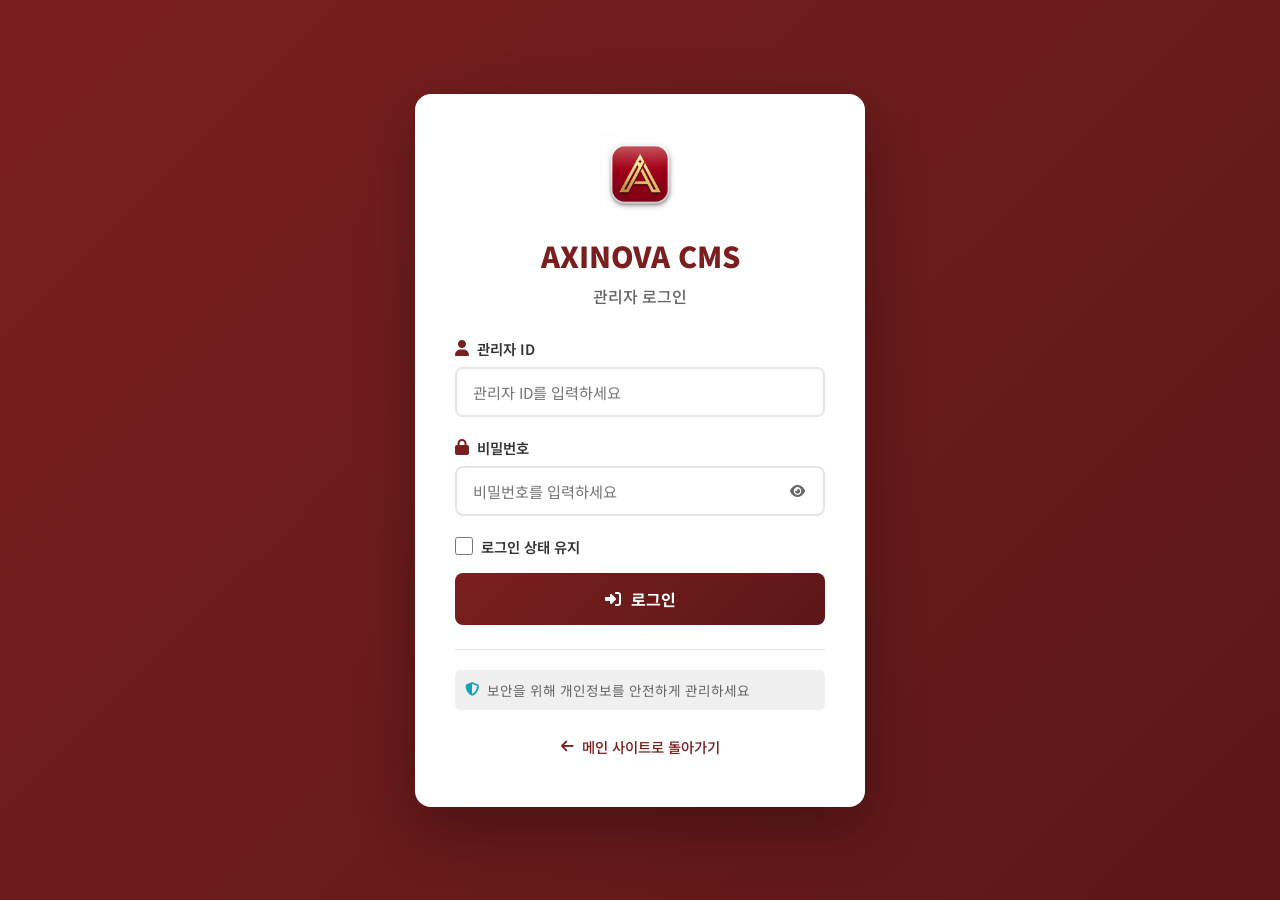
<file: admin/settings.html>
<!DOCTYPE html>
<html lang="ko">
<head>
    <meta charset="UTF-8">
    <meta name="viewport" content="width=device-width, initial-scale=1.0">
    <title>사이트 설정 - AXINOVA CMS</title>
    <link rel="icon" type="image/png" href="../logo.png">
    <link rel="stylesheet" href="https://cdnjs.cloudflare.com/ajax/libs/font-awesome/6.4.0/css/all.min.css">
    <link href="https://fonts.googleapis.com/css2?family=Noto+Sans+KR:wght@300;400;500;700;900&display=swap" rel="stylesheet">
    <link rel="stylesheet" href="css/admin-dashboard.css">
    <style>
        .settings-tabs {
            display: flex;
            gap: 8px;
            margin-bottom: 24px;
            border-bottom: 2px solid var(--border-color);
        }

        .settings-tab {
            padding: 12px 24px;
            background: transparent;
            border: none;
            border-bottom: 2px solid transparent;
            color: var(--text-color);
            font-weight: 500;
            cursor: pointer;
            transition: all 0.3s ease;
            margin-bottom: -2px;
        }

        .settings-tab:hover {
            color: var(--primary-color);
        }

        .settings-tab.active {
            color: var(--primary-color);
            border-bottom-color: var(--primary-color);
        }

        .settings-content {
            display: none;
        }

        .settings-content.active {
            display: block;
        }

        .form-section {
            margin-bottom: 32px;
        }

        .form-section-title {
            font-size: 1.1rem;
            font-weight: 600;
            margin-bottom: 16px;
            padding-bottom: 8px;
            border-bottom: 1px solid var(--border-color);
            display: flex;
            align-items: center;
            gap: 8px;
        }

        .form-section-title i {
            color: var(--primary-color);
        }

        .form-row {
            margin-bottom: 20px;
        }

        .form-row label {
            display: block;
            font-weight: 500;
            margin-bottom: 8px;
            color: var(--text-color);
        }

        .form-row label .required {
            color: #e74c3c;
        }

        .form-row input[type="text"],
        .form-row input[type="email"],
        .form-row input[type="url"],
        .form-row input[type="tel"],
        .form-row textarea,
        .form-row select {
            width: 100%;
            padding: 12px;
            border: 1px solid var(--border-color);
            border-radius: 6px;
            font-size: 0.95rem;
            transition: border-color 0.3s;
            background: var(--background);
            color: var(--text-color);
        }

        .form-row input:focus,
        .form-row textarea:focus,
        .form-row select:focus {
            outline: none;
            border-color: var(--primary-color);
        }

        .form-row textarea {
            resize: vertical;
            min-height: 80px;
        }

        .form-row small {
            display: block;
            margin-top: 4px;
            color: var(--gray-medium);
            font-size: 0.85rem;
        }

        .form-actions {
            display: flex;
            gap: 12px;
            justify-content: flex-end;
            margin-top: 32px;
            padding-top: 24px;
            border-top: 1px solid var(--border-color);
        }

        .btn-save {
            padding: 12px 32px;
            background: var(--primary-color);
            color: white;
            border: none;
            border-radius: 6px;
            font-weight: 600;
            cursor: pointer;
            transition: all 0.3s;
        }

        .btn-save:hover {
            background: var(--primary-dark);
            transform: translateY(-1px);
        }

        .btn-reset {
            padding: 12px 24px;
            background: transparent;
            color: var(--gray-dark);
            border: 1px solid var(--border-color);
            border-radius: 6px;
            font-weight: 500;
            cursor: pointer;
            transition: all 0.3s;
        }

        .btn-reset:hover {
            background: var(--background);
            border-color: var(--gray-dark);
        }

        .success-message {
            padding: 12px 16px;
            background: #d4edda;
            color: #155724;
            border: 1px solid #c3e6cb;
            border-radius: 6px;
            margin-bottom: 20px;
            display: none;
            align-items: center;
            gap: 8px;
        }

        .success-message.show {
            display: flex;
        }

        .info-box {
            background: #e7f3ff;
            border-left: 4px solid #2196F3;
            padding: 12px 16px;
            margin-bottom: 20px;
            border-radius: 4px;
        }

        .info-box i {
            color: #2196F3;
            margin-right: 8px;
        }

        .keyword-input-wrapper {
            display: flex;
            gap: 8px;
            margin-bottom: 8px;
        }

        .keyword-input-wrapper input {
            flex: 1;
        }

        .btn-add-keyword {
            padding: 8px 16px;
            background: var(--primary-color);
            color: white;
            border: none;
            border-radius: 6px;
            cursor: pointer;
            white-space: nowrap;
        }

        .keyword-list {
            display: flex;
            flex-wrap: wrap;
            gap: 8px;
            margin-top: 8px;
        }

        .keyword-tag {
            display: inline-flex;
            align-items: center;
            gap: 6px;
            padding: 6px 12px;
            background: var(--primary-color);
            color: white;
            border-radius: 20px;
            font-size: 0.85rem;
        }

        .keyword-tag .remove-keyword {
            cursor: pointer;
            padding: 0 4px;
        }

        .keyword-tag .remove-keyword:hover {
            opacity: 0.7;
        }

        .character-count {
            text-align: right;
            font-size: 0.85rem;
            color: var(--gray-medium);
            margin-top: 4px;
        }

        .form-grid {
            display: grid;
            grid-template-columns: repeat(2, 1fr);
            gap: 16px;
        }

        @media (max-width: 768px) {
            .form-grid {
                grid-template-columns: 1fr;
            }
        }
    </style>
</head>
<body>
    <aside class="sidebar" id="sidebar">
        <div class="sidebar-header">
            <img src="../logo.png" alt="AXINOVA Logo" class="sidebar-logo">
            <h2>AXINOVA CMS</h2>
        </div>
        <nav class="sidebar-nav">
            <a href="dashboard.html" class="nav-item"><i class="fas fa-home"></i><span>대시보드</span></a>
            <a href="content-manager.html" class="nav-item"><i class="fas fa-file-alt"></i><span>메인 페이지 관리</span></a>
            <a href="program-manager.html" class="nav-item"><i class="fas fa-graduation-cap"></i><span>프로그램 관리</span></a>
            <a href="blog-manager.html" class="nav-item"><i class="fas fa-blog"></i><span>블로그 관리</span></a>
            <a href="user-manager.html" class="nav-item"><i class="fas fa-users"></i><span>회원 관리</span></a>
            <a href="media-library.html" class="nav-item"><i class="fas fa-images"></i><span>미디어 라이브러리</span></a>
            <a href="settings.html" class="nav-item active"><i class="fas fa-cog"></i><span>사이트 설정</span></a>
            <div class="nav-divider"></div>
            <a href="../index.html" class="nav-item" target="_blank"><i class="fas fa-external-link-alt"></i><span>사이트 보기</span></a>
            <a href="#" class="nav-item" onclick="handleLogout()"><i class="fas fa-sign-out-alt"></i><span>로그아웃</span></a>
        </nav>
    </aside>

    <main class="main-content">
        <header class="topbar">
            <button class="menu-toggle" onclick="toggleSidebar()">
                <i class="fas fa-bars"></i>
            </button>
            <h1 class="page-title">사이트 설정</h1>
        </header>

        <div class="dashboard-container">
            <div class="success-message" id="successMessage">
                <i class="fas fa-check-circle"></i>
                <span>설정이 성공적으로 저장되었습니다.</span>
            </div>

            <section class="section-card">
                <div class="settings-tabs">
                    <button class="settings-tab active" data-tab="basic">
                        <i class="fas fa-info-circle"></i> 기본 정보
                    </button>
                    <button class="settings-tab" data-tab="seo">
                        <i class="fas fa-search"></i> SEO 설정
                    </button>
                    <button class="settings-tab" data-tab="contact">
                        <i class="fas fa-address-book"></i> 연락처 정보
                    </button>
                </div>

                <!-- 기본 정보 탭 -->
                <div class="settings-content active" id="basic">
                    <form id="basicSettingsForm">
                        <div class="form-section">
                            <div class="form-section-title">
                                <i class="fas fa-building"></i>
                                사이트 기본 정보
                            </div>

                            <div class="form-row">
                                <label>사이트 이름 <span class="required">*</span></label>
                                <input type="text" id="siteName" required placeholder="AXINOVA 평생교육원">
                                <small>사이트 상단에 표시되는 이름입니다.</small>
                            </div>

                            <div class="form-row">
                                <label>사이트 부제목</label>
                                <input type="text" id="siteSubtitle" placeholder="AI 교육 및 AI 에이전시 교육 전문">
                                <small>로고 아래 또는 헤더에 표시되는 부제목입니다.</small>
                            </div>

                            <div class="form-row">
                                <label>사이트 설명</label>
                                <textarea id="siteDescription" rows="3" placeholder="AXINOVA 평생교육원은 AI 교육 전문 기관으로..."></textarea>
                                <small>사이트에 대한 간단한 설명입니다.</small>
                            </div>

                            <div class="form-row">
                                <label>사이트 URL</label>
                                <input type="url" id="siteUrl" placeholder="https://www.axinova.ai.kr">
                                <small>사이트의 공식 URL입니다.</small>
                            </div>
                        </div>

                        <div class="form-section">
                            <div class="form-section-title">
                                <i class="fas fa-palette"></i>
                                브랜딩
                            </div>

                            <div class="form-row">
                                <label>태그라인</label>
                                <input type="text" id="tagline" placeholder="AI 생존전략 아카데미">
                                <small>히어로 섹션에 표시되는 메인 메시지입니다.</small>
                            </div>

                            <div class="form-row">
                                <label>메인 캐치프레이즈</label>
                                <input type="text" id="mainCatchphrase" placeholder="AI 전문가 양성의 중심">
                                <small>태그라인 하단에 표시되는 텍스트입니다.</small>
                            </div>
                        </div>

                        <div class="form-actions">
                            <button type="button" class="btn-reset" onclick="resetBasicSettings()">
                                <i class="fas fa-undo"></i> 초기화
                            </button>
                            <button type="submit" class="btn-save">
                                <i class="fas fa-save"></i> 저장하기
                            </button>
                        </div>
                    </form>
                </div>

                <!-- SEO 설정 탭 -->
                <div class="settings-content" id="seo">
                    <form id="seoSettingsForm">
                        <div class="info-box">
                            <i class="fas fa-info-circle"></i>
                            SEO 설정은 검색 엔진 최적화를 위한 메타데이터를 관리합니다. 이 설정은 사이트의 검색 노출에 영향을 줍니다.
                        </div>

                        <div class="form-section">
                            <div class="form-section-title">
                                <i class="fas fa-tag"></i>
                                메타 정보
                            </div>

                            <div class="form-row">
                                <label>메타 제목 <span class="required">*</span></label>
                                <input type="text" id="metaTitle" required maxlength="60" placeholder="AXINOVA 평생교육원 - AI 교육 및 AI 에이전시 교육 전문">
                                <small>검색 결과에 표시되는 제목 (권장: 50-60자)</small>
                                <div class="character-count">
                                    <span id="metaTitleCount">0</span> / 60자
                                </div>
                            </div>

                            <div class="form-row">
                                <label>메타 설명 <span class="required">*</span></label>
                                <textarea id="metaDescription" required maxlength="160" rows="3" placeholder="2026 공공 AI 자격인증 대비 실무 중심 AI 교육. AGI 네비게이터 10대 핵심 기술 교육 전문."></textarea>
                                <small>검색 결과에 표시되는 설명 (권장: 120-160자)</small>
                                <div class="character-count">
                                    <span id="metaDescCount">0</span> / 160자
                                </div>
                            </div>

                            <div class="form-row">
                                <label>메타 키워드</label>
                                <div class="keyword-input-wrapper">
                                    <input type="text" id="keywordInput" placeholder="키워드 입력 (예: AI 교육, AI 자격증)">
                                    <button type="button" class="btn-add-keyword" onclick="addKeyword()">
                                        <i class="fas fa-plus"></i> 추가
                                    </button>
                                </div>
                                <small>검색 키워드를 입력하고 추가 버튼을 클릭하세요.</small>
                                <div class="keyword-list" id="keywordList"></div>
                            </div>
                        </div>

                        <div class="form-section">
                            <div class="form-section-title">
                                <i class="fas fa-share-alt"></i>
                                소셜 미디어 (Open Graph)
                            </div>

                            <div class="form-row">
                                <label>OG 제목</label>
                                <input type="text" id="ogTitle" placeholder="AXINOVA 평생교육원">
                                <small>소셜 미디어 공유 시 표시되는 제목입니다.</small>
                            </div>

                            <div class="form-row">
                                <label>OG 설명</label>
                                <textarea id="ogDescription" rows="2" placeholder="AI의 AX 시대를 선도하는 평생교육 혁신 기관"></textarea>
                                <small>소셜 미디어 공유 시 표시되는 설명입니다.</small>
                            </div>

                            <div class="form-row">
                                <label>OG 이미지 URL</label>
                                <input type="url" id="ogImage" placeholder="https://www.axinova.ai.kr/og-image.jpg">
                                <small>소셜 미디어 공유 시 표시되는 이미지 (권장: 1200x630px)</small>
                            </div>
                        </div>

                        <div class="form-section">
                            <div class="form-section-title">
                                <i class="fas fa-robot"></i>
                                검색 엔진
                            </div>

                            <div class="form-row">
                                <label>Google 사이트 인증 코드</label>
                                <input type="text" id="googleVerification" placeholder="google-site-verification=...">
                                <small>Google Search Console 인증 메타 태그 content 값</small>
                            </div>

                            <div class="form-row">
                                <label>Naver 사이트 인증 코드</label>
                                <input type="text" id="naverVerification" placeholder="naver-site-verification=...">
                                <small>네이버 웹마스터 도구 인증 메타 태그 content 값</small>
                            </div>

                            <div class="form-row">
                                <label>Google Analytics ID</label>
                                <input type="text" id="googleAnalyticsId" placeholder="G-XXXXXXXXXX">
                                <small>Google Analytics 추적 ID (GA4)</small>
                            </div>
                        </div>

                        <div class="form-actions">
                            <button type="button" class="btn-reset" onclick="resetSeoSettings()">
                                <i class="fas fa-undo"></i> 초기화
                            </button>
                            <button type="submit" class="btn-save">
                                <i class="fas fa-save"></i> 저장하기
                            </button>
                        </div>
                    </form>
                </div>

                <!-- 연락처 정보 탭 -->
                <div class="settings-content" id="contact">
                    <form id="contactSettingsForm">
                        <div class="form-section">
                            <div class="form-section-title">
                                <i class="fas fa-phone"></i>
                                연락처 정보
                            </div>

                            <div class="form-grid">
                                <div class="form-row">
                                    <label>대표 전화번호</label>
                                    <input type="tel" id="phone" placeholder="070-8657-1948">
                                </div>

                                <div class="form-row">
                                    <label>팩스 번호</label>
                                    <input type="tel" id="fax" placeholder="070-xxxx-xxxx">
                                </div>
                            </div>

                            <div class="form-row">
                                <label>이메일 주소</label>
                                <input type="email" id="email" placeholder="info@axinova.ai.kr">
                            </div>

                            <div class="form-row">
                                <label>사업장 주소</label>
                                <textarea id="address" rows="2" placeholder="충남 천안시 서북구 불당17길 27"></textarea>
                            </div>
                        </div>

                        <div class="form-section">
                            <div class="form-section-title">
                                <i class="fas fa-share-alt"></i>
                                소셜 미디어
                            </div>

                            <div class="form-grid">
                                <div class="form-row">
                                    <label>Facebook 페이지</label>
                                    <input type="url" id="facebook" placeholder="https://facebook.com/axinova">
                                </div>

                                <div class="form-row">
                                    <label>Instagram</label>
                                    <input type="url" id="instagram" placeholder="https://instagram.com/axinova">
                                </div>

                                <div class="form-row">
                                    <label>YouTube 채널</label>
                                    <input type="url" id="youtube" placeholder="https://youtube.com/@axinova">
                                </div>

                                <div class="form-row">
                                    <label>네이버 블로그</label>
                                    <input type="url" id="naverBlog" placeholder="https://blog.naver.com/axinova">
                                </div>
                            </div>
                        </div>

                        <div class="form-section">
                            <div class="form-section-title">
                                <i class="fas fa-building"></i>
                                회사 정보
                            </div>

                            <div class="form-grid">
                                <div class="form-row">
                                    <label>사업자등록번호</label>
                                    <input type="text" id="businessNumber" placeholder="123-45-67890">
                                </div>

                                <div class="form-row">
                                    <label>대표자명</label>
                                    <input type="text" id="ceoName" placeholder="홍길동">
                                </div>
                            </div>
                        </div>

                        <div class="form-actions">
                            <button type="button" class="btn-reset" onclick="resetContactSettings()">
                                <i class="fas fa-undo"></i> 초기화
                            </button>
                            <button type="submit" class="btn-save">
                                <i class="fas fa-save"></i> 저장하기
                            </button>
                        </div>
                    </form>
                </div>
            </section>
        </div>
    </main>

    <script src="js/admin-auth.js"></script>
    <script src="js/admin-dashboard.js"></script>
    <script src="js/site-settings.js"></script>
</body>
</html>
</file>
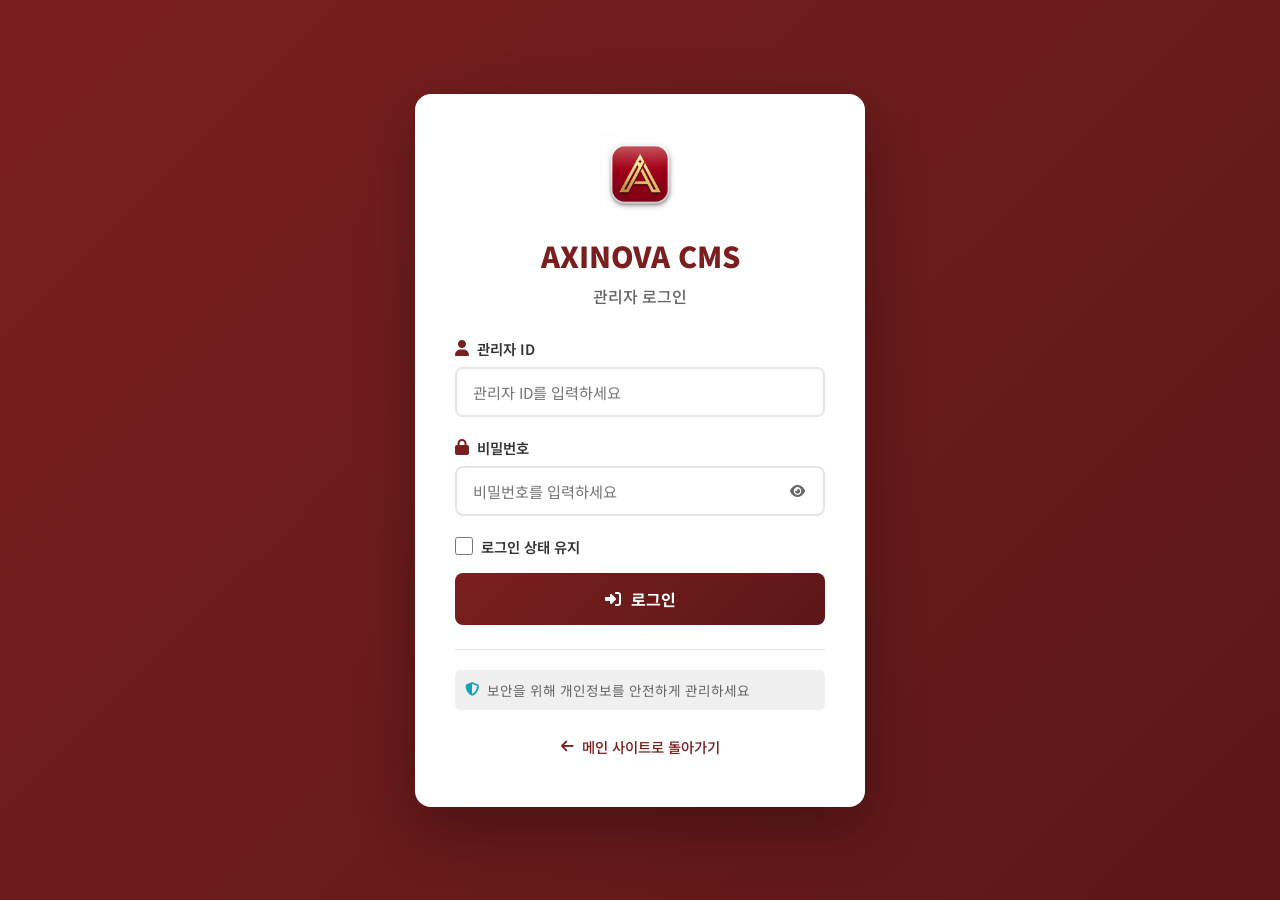
<file: admin/user-manager.html>
<!DOCTYPE html>
<html lang="ko">
<head>
    <meta charset="UTF-8">
    <meta name="viewport" content="width=device-width, initial-scale=1.0">
    <title>회원 관리 - AXINOVA CMS</title>
    <link rel="icon" type="image/png" href="../logo.png">
    <link rel="stylesheet" href="https://cdnjs.cloudflare.com/ajax/libs/font-awesome/6.4.0/css/all.min.css">
    <link href="https://fonts.googleapis.com/css2?family=Noto+Sans+KR:wght@300;400;500;700;900&display=swap" rel="stylesheet">
    <link rel="stylesheet" href="css/admin-dashboard.css">
    <link rel="stylesheet" href="css/user-manager.css">
</head>
<body>
    <aside class="sidebar" id="sidebar">
        <div class="sidebar-header">
            <img src="../logo.png" alt="AXINOVA Logo" class="sidebar-logo">
            <h2>AXINOVA CMS</h2>
        </div>
        <nav class="sidebar-nav">
            <a href="dashboard.html" class="nav-item"><i class="fas fa-home"></i><span>대시보드</span></a>
            <a href="content-manager.html" class="nav-item"><i class="fas fa-file-alt"></i><span>메인 페이지 관리</span></a>
            <a href="program-manager.html" class="nav-item"><i class="fas fa-graduation-cap"></i><span>프로그램 관리</span></a>
            <a href="blog-manager.html" class="nav-item"><i class="fas fa-blog"></i><span>블로그 관리</span></a>
            <a href="user-manager.html" class="nav-item active"><i class="fas fa-users"></i><span>회원 관리</span></a>
            <a href="media-library.html" class="nav-item"><i class="fas fa-images"></i><span>미디어 라이브러리</span></a>
            <a href="settings.html" class="nav-item"><i class="fas fa-cog"></i><span>사이트 설정</span></a>
            <div class="nav-divider"></div>
            <a href="../index.html" class="nav-item" target="_blank"><i class="fas fa-external-link-alt"></i><span>사이트 보기</span></a>
            <a href="#" class="nav-item" onclick="handleLogout()"><i class="fas fa-sign-out-alt"></i><span>로그아웃</span></a>
        </nav>
    </aside>

    <main class="main-content">
        <header class="topbar">
            <button class="menu-toggle" onclick="toggleSidebar()"><i class="fas fa-bars"></i></button>
            <h1 class="page-title">회원 관리</h1>
        </header>

        <div class="dashboard-container">
            <!-- 통계 카드 -->
            <div class="stats-grid">
                <div class="stat-card">
                    <div class="stat-icon" style="background: linear-gradient(135deg, #667eea 0%, #764ba2 100%);">
                        <i class="fas fa-users"></i>
                    </div>
                    <div class="stat-info">
                        <h3 id="totalUsers">0</h3>
                        <p>전체 회원</p>
                    </div>
                </div>
                <div class="stat-card">
                    <div class="stat-icon" style="background: linear-gradient(135deg, #f093fb 0%, #f5576c 100%);">
                        <i class="fas fa-user-shield"></i>
                    </div>
                    <div class="stat-info">
                        <h3 id="adminUsers">0</h3>
                        <p>관리자</p>
                    </div>
                </div>
                <div class="stat-card">
                    <div class="stat-icon" style="background: linear-gradient(135deg, #4facfe 0%, #00f2fe 100%);">
                        <i class="fas fa-user-graduate"></i>
                    </div>
                    <div class="stat-info">
                        <h3 id="studentUsers">0</h3>
                        <p>수강생</p>
                    </div>
                </div>
                <div class="stat-card">
                    <div class="stat-icon" style="background: linear-gradient(135deg, #43e97b 0%, #38f9d7 100%);">
                        <i class="fas fa-user-check"></i>
                    </div>
                    <div class="stat-info">
                        <h3 id="activeUsers">0</h3>
                        <p>활성 회원</p>
                    </div>
                </div>
            </div>

            <!-- 필터 및 검색 -->
            <section class="section-card">
                <div class="filter-section">
                    <div class="filter-left">
                        <button class="filter-btn active" data-filter="all">
                            <i class="fas fa-users"></i> 전체 (<span id="countAll">0</span>)
                        </button>
                        <button class="filter-btn" data-filter="admin">
                            <i class="fas fa-user-shield"></i> 관리자 (<span id="countAdmin">0</span>)
                        </button>
                        <button class="filter-btn" data-filter="student">
                            <i class="fas fa-user-graduate"></i> 수강생 (<span id="countStudent">0</span>)
                        </button>
                        <button class="filter-btn" data-filter="instructor">
                            <i class="fas fa-chalkboard-teacher"></i> 강사 (<span id="countInstructor">0</span>)
                        </button>
                    </div>
                    <div class="filter-right">
                        <div class="search-box">
                            <i class="fas fa-search"></i>
                            <input type="text" id="searchInput" placeholder="이름, 이메일, 전화번호로 검색...">
                        </div>
                        <button class="btn-primary" onclick="openAddUserModal()">
                            <i class="fas fa-user-plus"></i> 회원 추가
                        </button>
                    </div>
                </div>
            </section>

            <!-- 회원 목록 -->
            <section class="section-card">
                <h3 class="section-title"><i class="fas fa-list"></i> 회원 목록</h3>
                <div class="table-container">
                    <table class="user-table">
                        <thead>
                            <tr>
                                <th style="width: 50px;">
                                    <input type="checkbox" id="selectAll">
                                </th>
                                <th>이름</th>
                                <th>이메일</th>
                                <th>전화번호</th>
                                <th>권한</th>
                                <th>상태</th>
                                <th>가입일</th>
                                <th style="width: 150px;">작업</th>
                            </tr>
                        </thead>
                        <tbody id="userTableBody">
                            <!-- JavaScript로 동적 생성 -->
                        </tbody>
                    </table>
                </div>
                
                <!-- 빈 상태 -->
                <div id="emptyState" class="empty-state" style="display: none;">
                    <i class="fas fa-users"></i>
                    <h4>회원이 없습니다</h4>
                    <p>새 회원을 추가하거나 검색 조건을 변경해보세요.</p>
                </div>
            </section>

            <!-- 선택 항목 일괄 작업 -->
            <div id="bulkActions" class="bulk-actions" style="display: none;">
                <div class="bulk-actions-left">
                    <span id="selectedCount">0</span>개 선택됨
                </div>
                <div class="bulk-actions-right">
                    <button class="btn-secondary" onclick="bulkChangeRole()">
                        <i class="fas fa-user-tag"></i> 권한 변경
                    </button>
                    <button class="btn-secondary" onclick="bulkChangeStatus()">
                        <i class="fas fa-toggle-on"></i> 상태 변경
                    </button>
                    <button class="btn-danger" onclick="bulkDeleteUsers()">
                        <i class="fas fa-trash"></i> 삭제
                    </button>
                </div>
            </div>
        </div>
    </main>

    <!-- 회원 추가/수정 모달 -->
    <div id="userModal" class="modal">
        <div class="modal-content modal-large">
            <div class="modal-header">
                <h2 id="modalTitle">회원 추가</h2>
                <button class="modal-close" onclick="closeUserModal()">&times;</button>
            </div>
            <div class="modal-body">
                <form id="userForm">
                    <input type="hidden" id="userId">
                    
                    <div class="form-row">
                        <div class="form-group">
                            <label for="userName">이름 <span class="required">*</span></label>
                            <input type="text" id="userName" required>
                        </div>
                        <div class="form-group">
                            <label for="userEmail">이메일 <span class="required">*</span></label>
                            <input type="email" id="userEmail" required>
                        </div>
                    </div>

                    <div class="form-row">
                        <div class="form-group">
                            <label for="userPhone">전화번호</label>
                            <input type="tel" id="userPhone" placeholder="010-1234-5678">
                        </div>
                        <div class="form-group">
                            <label for="userBirthdate">생년월일</label>
                            <input type="date" id="userBirthdate">
                        </div>
                    </div>

                    <div class="form-row">
                        <div class="form-group">
                            <label for="userRole">권한 <span class="required">*</span></label>
                            <select id="userRole" required>
                                <option value="student">수강생</option>
                                <option value="instructor">강사</option>
                                <option value="admin">관리자</option>
                            </select>
                        </div>
                        <div class="form-group">
                            <label for="userStatus">상태 <span class="required">*</span></label>
                            <select id="userStatus" required>
                                <option value="active">활성</option>
                                <option value="inactive">비활성</option>
                                <option value="suspended">정지</option>
                            </select>
                        </div>
                    </div>

                    <div class="form-group">
                        <label for="userAddress">주소</label>
                        <input type="text" id="userAddress" placeholder="서울특별시 강남구...">
                    </div>

                    <div class="form-group">
                        <label for="userNotes">메모</label>
                        <textarea id="userNotes" rows="3" placeholder="회원에 대한 추가 정보..."></textarea>
                    </div>

                    <div class="form-group">
                        <label>
                            <input type="checkbox" id="userEmailVerified">
                            이메일 인증 완료
                        </label>
                    </div>
                </form>
            </div>
            <div class="modal-footer">
                <button type="button" class="btn-secondary" onclick="closeUserModal()">취소</button>
                <button type="button" class="btn-primary" onclick="saveUser()">저장</button>
            </div>
        </div>
    </div>

    <!-- 회원 상세 정보 모달 -->
    <div id="userDetailModal" class="modal">
        <div class="modal-content modal-large">
            <div class="modal-header">
                <h2>회원 상세 정보</h2>
                <button class="modal-close" onclick="closeUserDetailModal()">&times;</button>
            </div>
            <div class="modal-body">
                <div class="user-detail-grid">
                    <div class="user-detail-section">
                        <h3><i class="fas fa-user"></i> 기본 정보</h3>
                        <div class="detail-item">
                            <span class="detail-label">이름:</span>
                            <span class="detail-value" id="detailName">-</span>
                        </div>
                        <div class="detail-item">
                            <span class="detail-label">이메일:</span>
                            <span class="detail-value" id="detailEmail">-</span>
                        </div>
                        <div class="detail-item">
                            <span class="detail-label">전화번호:</span>
                            <span class="detail-value" id="detailPhone">-</span>
                        </div>
                        <div class="detail-item">
                            <span class="detail-label">생년월일:</span>
                            <span class="detail-value" id="detailBirthdate">-</span>
                        </div>
                        <div class="detail-item">
                            <span class="detail-label">주소:</span>
                            <span class="detail-value" id="detailAddress">-</span>
                        </div>
                    </div>

                    <div class="user-detail-section">
                        <h3><i class="fas fa-shield-alt"></i> 권한 및 상태</h3>
                        <div class="detail-item">
                            <span class="detail-label">권한:</span>
                            <span class="detail-value" id="detailRole">-</span>
                        </div>
                        <div class="detail-item">
                            <span class="detail-label">상태:</span>
                            <span class="detail-value" id="detailStatus">-</span>
                        </div>
                        <div class="detail-item">
                            <span class="detail-label">이메일 인증:</span>
                            <span class="detail-value" id="detailEmailVerified">-</span>
                        </div>
                        <div class="detail-item">
                            <span class="detail-label">가입일:</span>
                            <span class="detail-value" id="detailJoinDate">-</span>
                        </div>
                        <div class="detail-item">
                            <span class="detail-label">최종 로그인:</span>
                            <span class="detail-value" id="detailLastLogin">-</span>
                        </div>
                    </div>
                </div>

                <div class="user-detail-section">
                    <h3><i class="fas fa-sticky-note"></i> 메모</h3>
                    <p id="detailNotes" class="detail-notes">-</p>
                </div>
            </div>
            <div class="modal-footer">
                <button type="button" class="btn-secondary" onclick="closeUserDetailModal()">닫기</button>
                <button type="button" class="btn-primary" onclick="editUserFromDetail()">수정</button>
            </div>
        </div>
    </div>

    <!-- 권한 변경 모달 -->
    <div id="roleModal" class="modal">
        <div class="modal-content">
            <div class="modal-header">
                <h2>권한 변경</h2>
                <button class="modal-close" onclick="closeRoleModal()">&times;</button>
            </div>
            <div class="modal-body">
                <p>선택한 회원의 권한을 변경하시겠습니까?</p>
                <div class="form-group">
                    <label for="bulkRole">새 권한 선택</label>
                    <select id="bulkRole">
                        <option value="student">수강생</option>
                        <option value="instructor">강사</option>
                        <option value="admin">관리자</option>
                    </select>
                </div>
            </div>
            <div class="modal-footer">
                <button type="button" class="btn-secondary" onclick="closeRoleModal()">취소</button>
                <button type="button" class="btn-primary" onclick="confirmBulkRoleChange()">변경</button>
            </div>
        </div>
    </div>

    <!-- 상태 변경 모달 -->
    <div id="statusModal" class="modal">
        <div class="modal-content">
            <div class="modal-header">
                <h2>상태 변경</h2>
                <button class="modal-close" onclick="closeStatusModal()">&times;</button>
            </div>
            <div class="modal-body">
                <p>선택한 회원의 상태를 변경하시겠습니까?</p>
                <div class="form-group">
                    <label for="bulkStatus">새 상태 선택</label>
                    <select id="bulkStatus">
                        <option value="active">활성</option>
                        <option value="inactive">비활성</option>
                        <option value="suspended">정지</option>
                    </select>
                </div>
            </div>
            <div class="modal-footer">
                <button type="button" class="btn-secondary" onclick="closeStatusModal()">취소</button>
                <button type="button" class="btn-primary" onclick="confirmBulkStatusChange()">변경</button>
            </div>
        </div>
    </div>

    <script src="js/admin-auth.js"></script>
    <script src="js/admin-dashboard.js"></script>
    <script src="js/user-manager.js"></script>
</body>
</html>
</file>
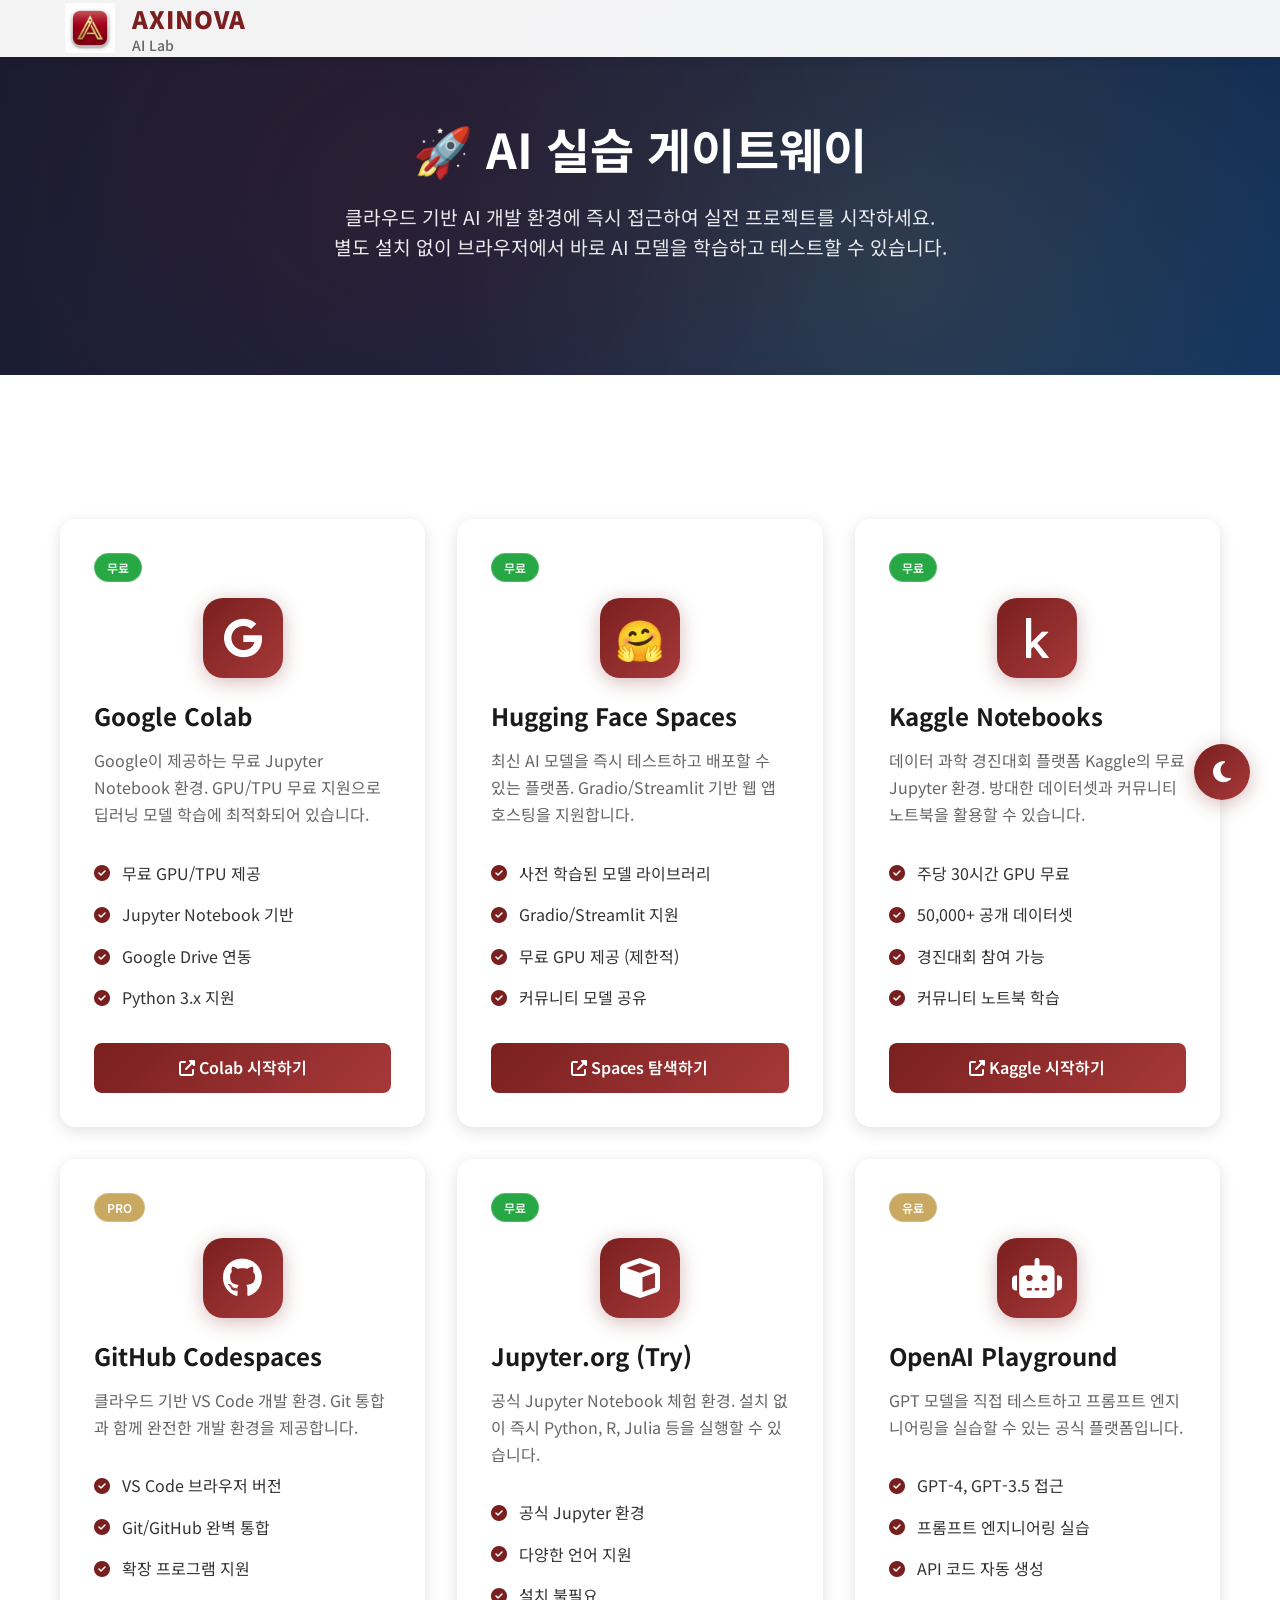
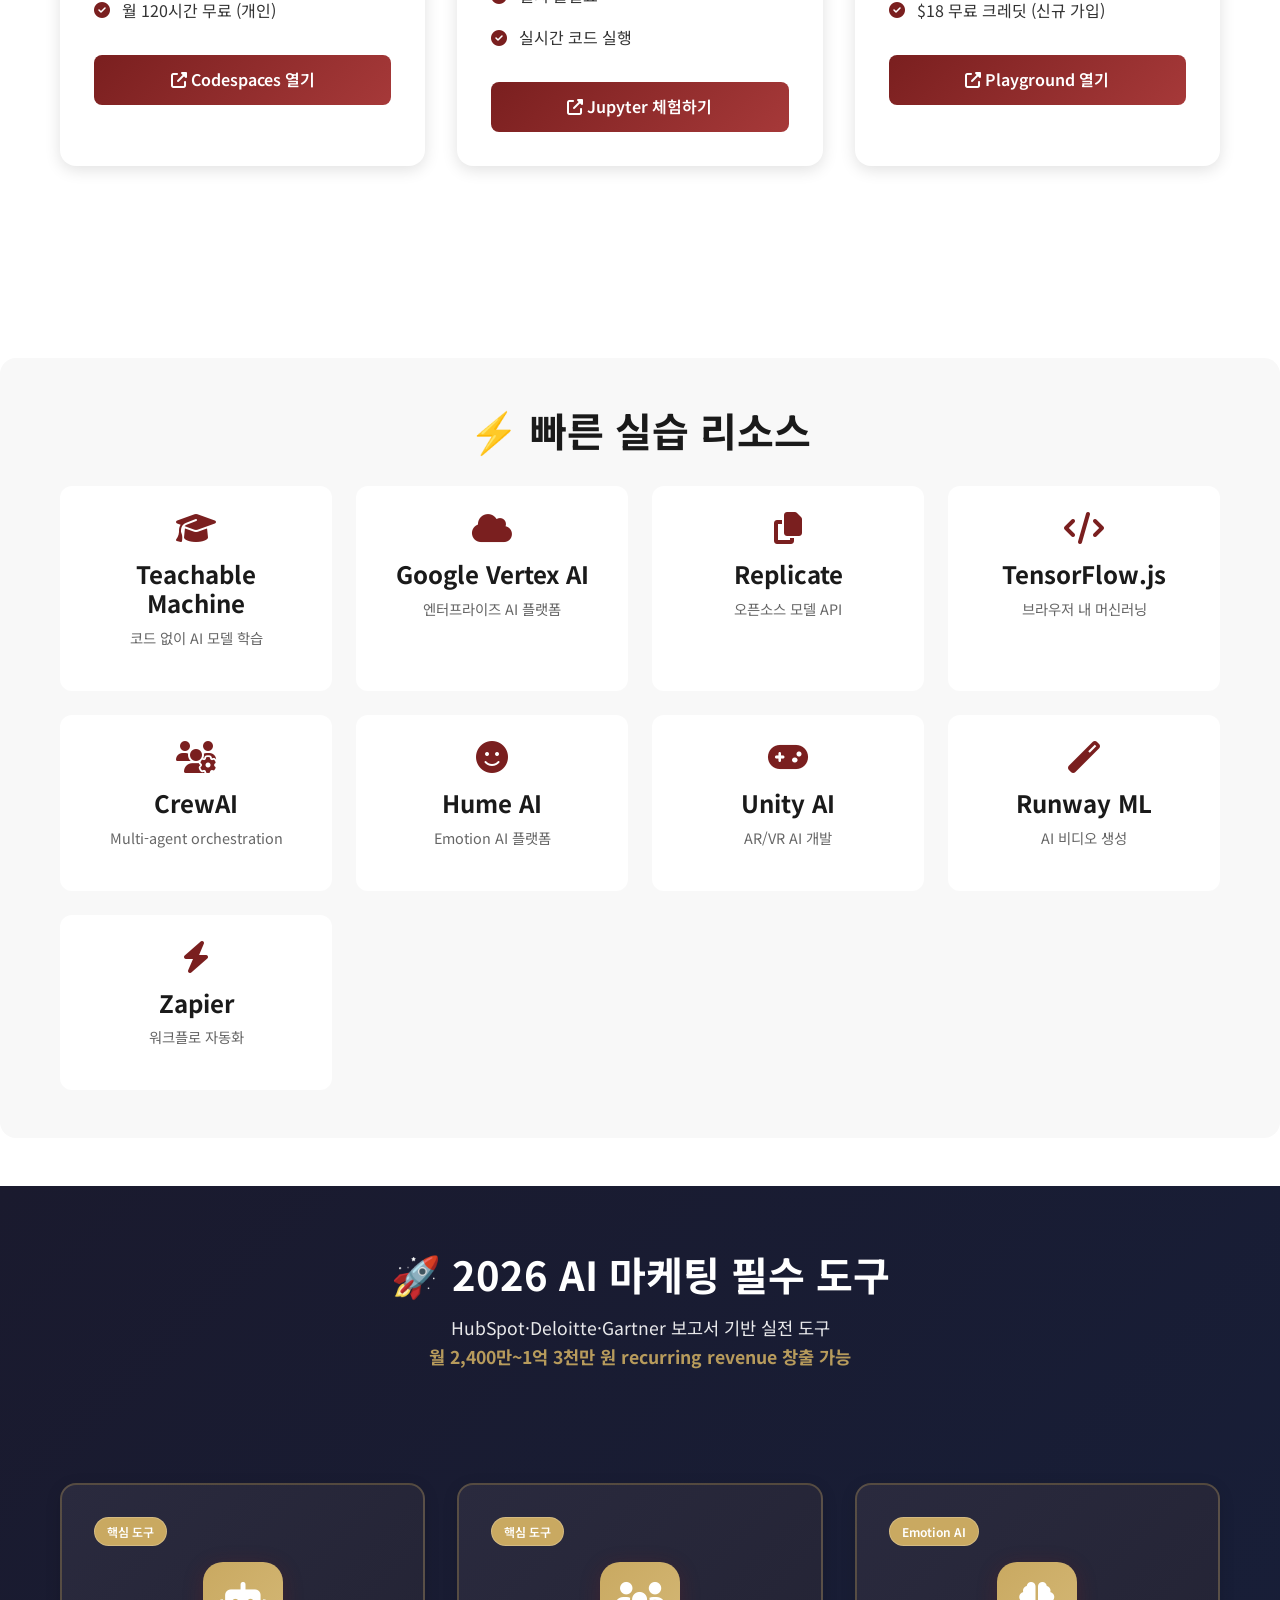
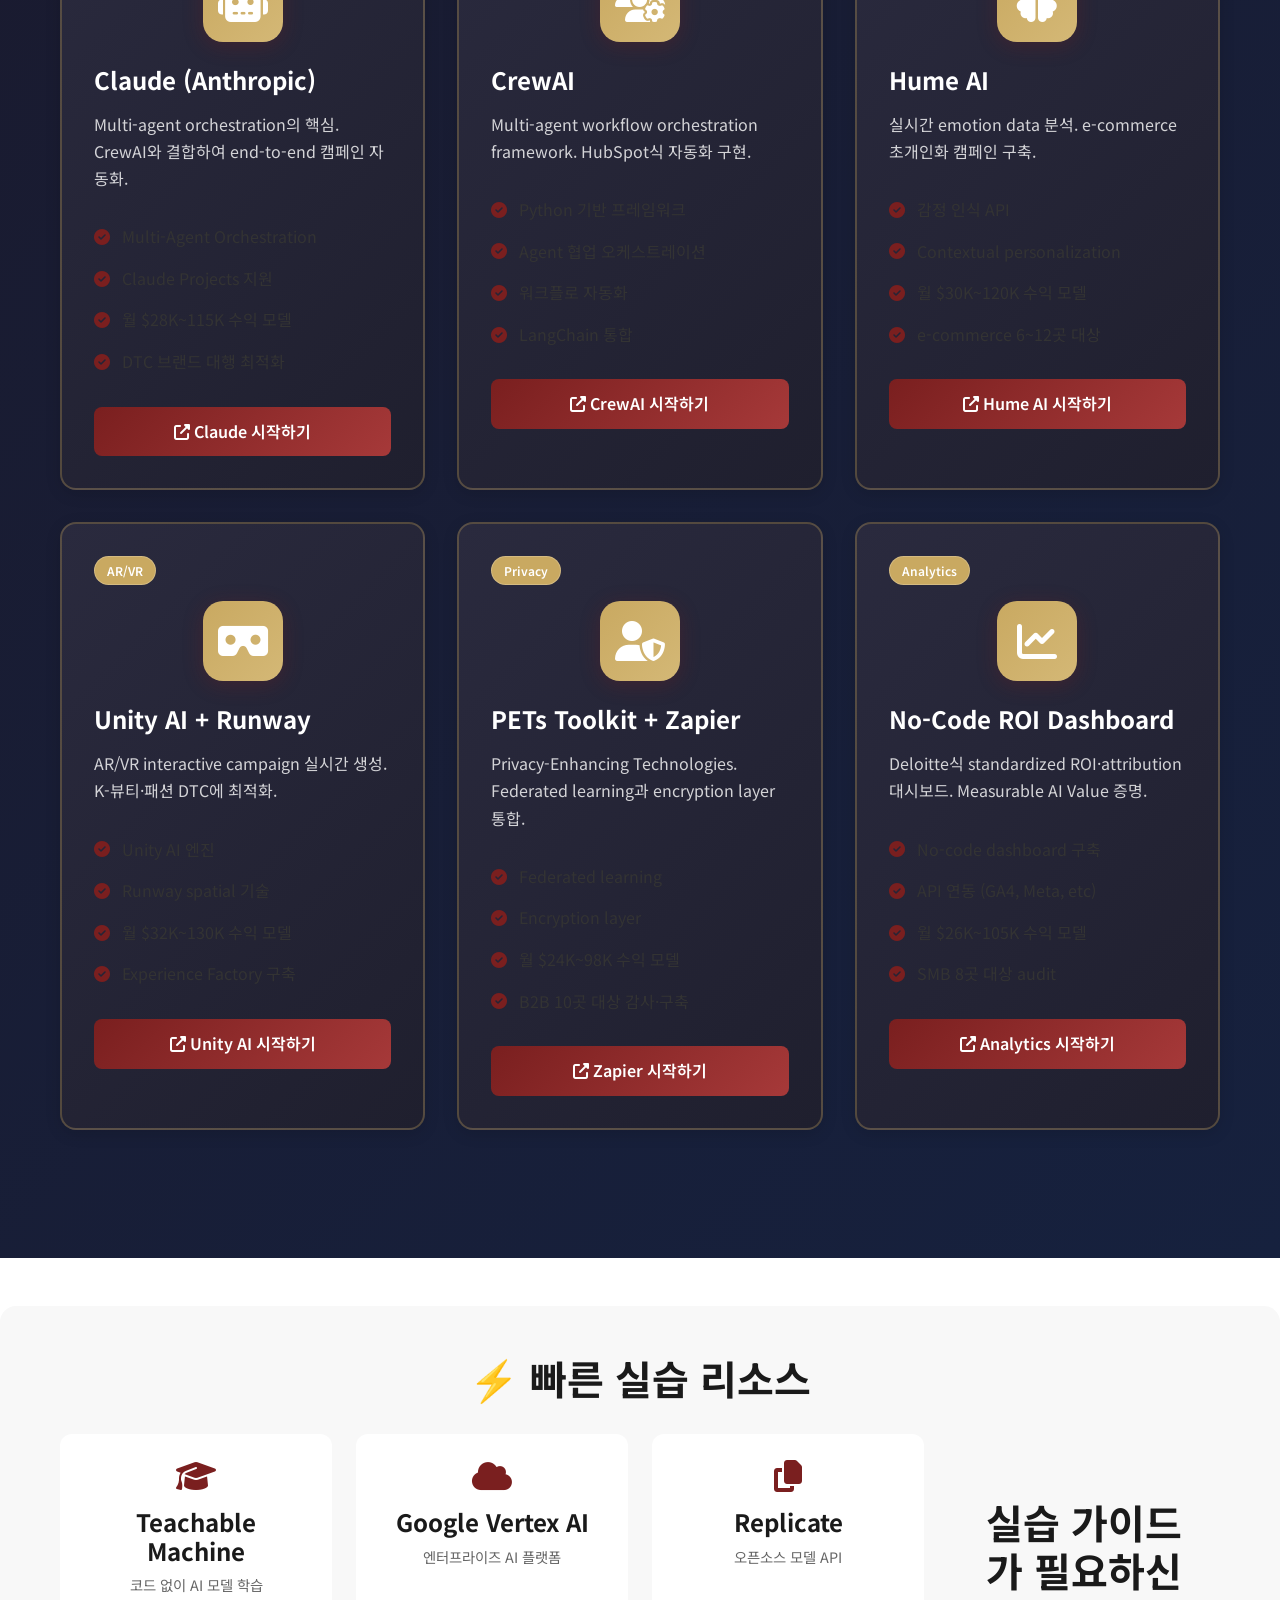
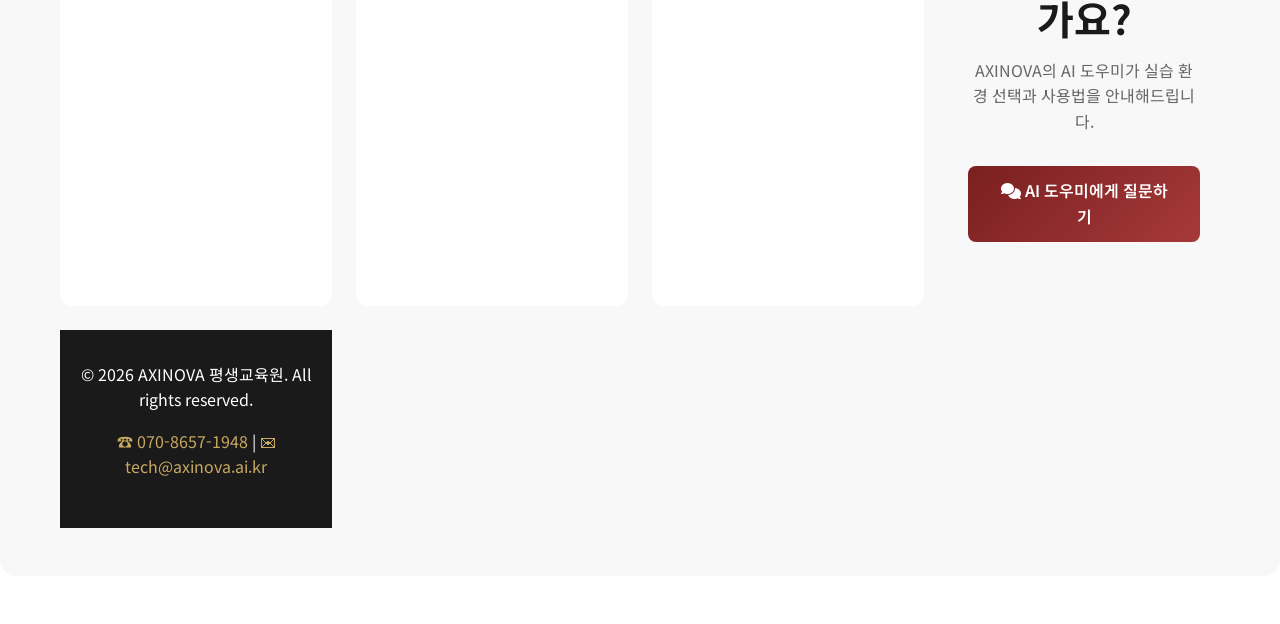
<file: lab/ai-practice-gateway.html>
<!DOCTYPE html>
<html lang="ko">
<head>
    <meta charset="UTF-8">
    <meta name="viewport" content="width=device-width, initial-scale=1.0">
    <meta name="description" content="AXINOVA AI 실습 게이트웨이 - Google Colab, Hugging Face, Jupyter Notebook 등 실시간 AI 개발 환경 접근">
    <meta name="keywords" content="AI 실습, Google Colab, Hugging Face, AI Lab, 머신러닝 실습, 딥러닝 실습">
    <title>AI 실습 게이트웨이 - AXINOVA</title>
    <link rel="icon" type="image/png" href="../logo.png">
    <link rel="stylesheet" href="../styles.css">
    <link rel="stylesheet" href="../dark-mode.css">
    <link href="https://fonts.googleapis.com/css2?family=Noto+Sans+KR:wght@300;400;500;700;900&display=swap" rel="stylesheet">
    <link rel="stylesheet" href="https://cdnjs.cloudflare.com/ajax/libs/font-awesome/6.4.0/css/all.min.css">
    
    <style>
        .lab-hero {
            background: linear-gradient(135deg, #1a1a2e 0%, #16213e 50%, #0f3460 100%);
            padding: 120px 0 80px;
            text-align: center;
            position: relative;
            overflow: hidden;
        }

        .lab-hero::before {
            content: '';
            position: absolute;
            top: 0;
            left: 0;
            right: 0;
            bottom: 0;
            background: radial-gradient(circle at 30% 50%, rgba(122, 31, 31, 0.2) 0%, transparent 50%),
                        radial-gradient(circle at 70% 70%, rgba(201, 169, 97, 0.15) 0%, transparent 50%);
            pointer-events: none;
        }

        .lab-hero h1 {
            color: #fff;
            font-size: 3rem;
            margin-bottom: 1.5rem;
            position: relative;
            z-index: 1;
        }

        .lab-hero p {
            color: rgba(255, 255, 255, 0.9);
            font-size: 1.2rem;
            max-width: 700px;
            margin: 0 auto 2rem;
            position: relative;
            z-index: 1;
        }

        .lab-grid {
            display: grid;
            grid-template-columns: repeat(auto-fit, minmax(320px, 1fr));
            gap: 2rem;
            padding: 4rem 0;
        }

        .lab-card {
            background: var(--white);
            border-radius: 16px;
            padding: 2rem;
            box-shadow: var(--shadow-md);
            transition: all 0.3s ease;
            border: 2px solid transparent;
            position: relative;
            overflow: hidden;
        }

        .lab-card::before {
            content: '';
            position: absolute;
            top: 0;
            left: 0;
            right: 0;
            height: 4px;
            background: linear-gradient(90deg, var(--primary-color), var(--gold));
            transform: scaleX(0);
            transform-origin: left;
            transition: transform 0.3s ease;
        }

        .lab-card:hover {
            transform: translateY(-8px);
            box-shadow: var(--shadow-lg);
            border-color: var(--primary-color);
        }

        .lab-card:hover::before {
            transform: scaleX(1);
        }

        .lab-icon {
            width: 80px;
            height: 80px;
            margin: 0 auto 1.5rem;
            display: flex;
            align-items: center;
            justify-content: center;
            background: linear-gradient(135deg, #7A1F1F, #A63939);
            border-radius: 20px;
            font-size: 2.5rem;
            color: #fff;
            box-shadow: 0 4px 20px rgba(122, 31, 31, 0.3);
        }

        .lab-card h3 {
            color: var(--dark);
            margin-bottom: 1rem;
            font-size: 1.5rem;
        }

        .lab-card p {
            color: var(--gray);
            margin-bottom: 1.5rem;
            line-height: 1.7;
        }

        .lab-features {
            list-style: none;
            padding: 0;
            margin: 0 0 1.5rem 0;
        }

        .lab-features li {
            padding: 0.5rem 0;
            color: var(--gray-dark);
            display: flex;
            align-items: center;
            gap: 0.75rem;
        }

        .lab-features li i {
            color: var(--primary-color);
            font-size: 1rem;
        }

        .lab-btn {
            display: inline-block;
            padding: 12px 32px;
            background: linear-gradient(135deg, #7A1F1F, #A63939);
            color: #fff;
            border-radius: 8px;
            text-decoration: none;
            font-weight: 600;
            transition: all 0.3s ease;
            border: none;
            cursor: pointer;
            width: 100%;
            text-align: center;
        }

        .lab-btn:hover {
            transform: translateY(-2px);
            box-shadow: 0 6px 24px rgba(122, 31, 31, 0.4);
        }

        .lab-btn.secondary {
            background: transparent;
            color: var(--primary-color);
            border: 2px solid var(--primary-color);
        }

        .lab-btn.secondary:hover {
            background: rgba(122, 31, 31, 0.05);
        }

        .quick-links {
            background: var(--off-white);
            padding: 3rem 0;
            border-radius: 16px;
            margin: 3rem 0;
        }

        .quick-links h2 {
            text-align: center;
            margin-bottom: 2rem;
            color: var(--dark);
        }

        .quick-grid {
            display: grid;
            grid-template-columns: repeat(auto-fit, minmax(250px, 1fr));
            gap: 1.5rem;
        }

        .quick-link-card {
            background: var(--white);
            padding: 1.5rem;
            border-radius: 12px;
            text-align: center;
            transition: all 0.3s ease;
            border: 2px solid transparent;
        }

        .quick-link-card:hover {
            transform: translateY(-4px);
            border-color: var(--primary-color);
            box-shadow: var(--shadow-md);
        }

        .quick-link-card i {
            font-size: 2rem;
            color: var(--primary-color);
            margin-bottom: 1rem;
        }

        .quick-link-card h4 {
            color: var(--dark);
            margin-bottom: 0.5rem;
        }

        .quick-link-card p {
            color: var(--gray);
            font-size: 0.9rem;
        }

        /* Dark mode specific styles */
        [data-theme="dark"] .lab-card,
        [data-theme="dark"] .quick-link-card {
            background: #242424;
            border-color: #333;
        }

        [data-theme="dark"] .lab-card h3,
        [data-theme="dark"] .quick-link-card h4 {
            color: #f5f5f5;
        }

        [data-theme="dark"] .quick-links {
            background: #242424;
        }

        @media (max-width: 768px) {
            .lab-hero h1 {
                font-size: 2rem;
            }

            .lab-grid {
                grid-template-columns: 1fr;
                gap: 1.5rem;
            }

            .quick-grid {
                grid-template-columns: 1fr;
            }
        }

        .badge {
            display: inline-block;
            padding: 4px 12px;
            background: var(--primary-color);
            color: #fff;
            border-radius: 20px;
            font-size: 0.75rem;
            font-weight: 600;
            margin-bottom: 1rem;
        }

        .badge.pro {
            background: var(--gold);
        }

        .badge.free {
            background: #28a745;
        }
    </style>
</head>
<body>
    <!-- Navigation (reuse from main index.html) -->
    <nav class="navbar" id="navbar">
        <div class="container">
            <div class="logo">
                <a href="../index.html" style="display: flex; align-items: center; gap: 12px; text-decoration: none;">
                    <img src="../logo.png" alt="AXINOVA" class="logo-img" style="height: 50px;">
                    <div class="logo-text">
                        <span class="logo-name">AXINOVA</span>
                        <span class="logo-subtitle">AI Lab</span>
                    </div>
                </a>
            </div>
        </div>
    </nav>

    <!-- Hero Section -->
    <section class="lab-hero">
        <div class="container">
            <h1>🚀 AI 실습 게이트웨이</h1>
            <p>클라우드 기반 AI 개발 환경에 즉시 접근하여 실전 프로젝트를 시작하세요. <br>별도 설치 없이 브라우저에서 바로 AI 모델을 학습하고 테스트할 수 있습니다.</p>
        </div>
    </section>

    <!-- Main Lab Environment Cards -->
    <section class="section">
        <div class="container">
            <div class="lab-grid">
                <!-- Google Colab -->
                <div class="lab-card">
                    <span class="badge free">무료</span>
                    <div class="lab-icon">
                        <i class="fab fa-google"></i>
                    </div>
                    <h3>Google Colab</h3>
                    <p>Google이 제공하는 무료 Jupyter Notebook 환경. GPU/TPU 무료 지원으로 딥러닝 모델 학습에 최적화되어 있습니다.</p>
                    <ul class="lab-features">
                        <li><i class="fas fa-check-circle"></i> 무료 GPU/TPU 제공</li>
                        <li><i class="fas fa-check-circle"></i> Jupyter Notebook 기반</li>
                        <li><i class="fas fa-check-circle"></i> Google Drive 연동</li>
                        <li><i class="fas fa-check-circle"></i> Python 3.x 지원</li>
                    </ul>
                    <a href="https://colab.research.google.com/" target="_blank" class="lab-btn">
                        <i class="fas fa-external-link-alt"></i> Colab 시작하기
                    </a>
                </div>

                <!-- Hugging Face Spaces -->
                <div class="lab-card">
                    <span class="badge free">무료</span>
                    <div class="lab-icon">
                        🤗
                    </div>
                    <h3>Hugging Face Spaces</h3>
                    <p>최신 AI 모델을 즉시 테스트하고 배포할 수 있는 플랫폼. Gradio/Streamlit 기반 웹 앱 호스팅을 지원합니다.</p>
                    <ul class="lab-features">
                        <li><i class="fas fa-check-circle"></i> 사전 학습된 모델 라이브러리</li>
                        <li><i class="fas fa-check-circle"></i> Gradio/Streamlit 지원</li>
                        <li><i class="fas fa-check-circle"></i> 무료 GPU 제공 (제한적)</li>
                        <li><i class="fas fa-check-circle"></i> 커뮤니티 모델 공유</li>
                    </ul>
                    <a href="https://huggingface.co/spaces" target="_blank" class="lab-btn">
                        <i class="fas fa-external-link-alt"></i> Spaces 탐색하기
                    </a>
                </div>

                <!-- Kaggle Notebooks -->
                <div class="lab-card">
                    <span class="badge free">무료</span>
                    <div class="lab-icon">
                        <i class="fab fa-kaggle"></i>
                    </div>
                    <h3>Kaggle Notebooks</h3>
                    <p>데이터 과학 경진대회 플랫폼 Kaggle의 무료 Jupyter 환경. 방대한 데이터셋과 커뮤니티 노트북을 활용할 수 있습니다.</p>
                    <ul class="lab-features">
                        <li><i class="fas fa-check-circle"></i> 주당 30시간 GPU 무료</li>
                        <li><i class="fas fa-check-circle"></i> 50,000+ 공개 데이터셋</li>
                        <li><i class="fas fa-check-circle"></i> 경진대회 참여 가능</li>
                        <li><i class="fas fa-check-circle"></i> 커뮤니티 노트북 학습</li>
                    </ul>
                    <a href="https://www.kaggle.com/code" target="_blank" class="lab-btn">
                        <i class="fas fa-external-link-alt"></i> Kaggle 시작하기
                    </a>
                </div>

                <!-- GitHub Codespaces -->
                <div class="lab-card">
                    <span class="badge pro">PRO</span>
                    <div class="lab-icon">
                        <i class="fab fa-github"></i>
                    </div>
                    <h3>GitHub Codespaces</h3>
                    <p>클라우드 기반 VS Code 개발 환경. Git 통합과 함께 완전한 개발 환경을 제공합니다.</p>
                    <ul class="lab-features">
                        <li><i class="fas fa-check-circle"></i> VS Code 브라우저 버전</li>
                        <li><i class="fas fa-check-circle"></i> Git/GitHub 완벽 통합</li>
                        <li><i class="fas fa-check-circle"></i> 확장 프로그램 지원</li>
                        <li><i class="fas fa-check-circle"></i> 월 120시간 무료 (개인)</li>
                    </ul>
                    <a href="https://github.com/codespaces" target="_blank" class="lab-btn">
                        <i class="fas fa-external-link-alt"></i> Codespaces 열기
                    </a>
                </div>

                <!-- Jupyter.org Try -->
                <div class="lab-card">
                    <span class="badge free">무료</span>
                    <div class="lab-icon">
                        <i class="fas fa-cube"></i>
                    </div>
                    <h3>Jupyter.org (Try)</h3>
                    <p>공식 Jupyter Notebook 체험 환경. 설치 없이 즉시 Python, R, Julia 등을 실행할 수 있습니다.</p>
                    <ul class="lab-features">
                        <li><i class="fas fa-check-circle"></i> 공식 Jupyter 환경</li>
                        <li><i class="fas fa-check-circle"></i> 다양한 언어 지원</li>
                        <li><i class="fas fa-check-circle"></i> 설치 불필요</li>
                        <li><i class="fas fa-check-circle"></i> 실시간 코드 실행</li>
                    </ul>
                    <a href="https://jupyter.org/try" target="_blank" class="lab-btn">
                        <i class="fas fa-external-link-alt"></i> Jupyter 체험하기
                    </a>
                </div>

                <!-- OpenAI Playground -->
                <div class="lab-card">
                    <span class="badge pro">유료</span>
                    <div class="lab-icon">
                        <i class="fas fa-robot"></i>
                    </div>
                    <h3>OpenAI Playground</h3>
                    <p>GPT 모델을 직접 테스트하고 프롬프트 엔지니어링을 실습할 수 있는 공식 플랫폼입니다.</p>
                    <ul class="lab-features">
                        <li><i class="fas fa-check-circle"></i> GPT-4, GPT-3.5 접근</li>
                        <li><i class="fas fa-check-circle"></i> 프롬프트 엔지니어링 실습</li>
                        <li><i class="fas fa-check-circle"></i> API 코드 자동 생성</li>
                        <li><i class="fas fa-check-circle"></i> $18 무료 크레딧 (신규 가입)</li>
                    </ul>
                    <a href="https://platform.openai.com/playground" target="_blank" class="lab-btn">
                        <i class="fas fa-external-link-alt"></i> Playground 열기
                    </a>
                </div>
            </div>
        </div>
    </section>

    <!-- Quick Access Links -->
    <section class="quick-links">
        <div class="container">
            <h2>⚡ 빠른 실습 리소스</h2>
            <div class="quick-grid">
                <a href="https://teachablemachine.withgoogle.com/" target="_blank" class="quick-link-card">
                    <i class="fas fa-graduation-cap"></i>
                    <h4>Teachable Machine</h4>
                    <p>코드 없이 AI 모델 학습</p>
                </a>
                <a href="https://cloud.google.com/vertex-ai/docs/start/introduction-unified-platform" target="_blank" class="quick-link-card">
                    <i class="fas fa-cloud"></i>
                    <h4>Google Vertex AI</h4>
                    <p>엔터프라이즈 AI 플랫폼</p>
                </a>
                <a href="https://replicate.com/" target="_blank" class="quick-link-card">
                    <i class="fas fa-copy"></i>
                    <h4>Replicate</h4>
                    <p>오픈소스 모델 API</p>
                </a>
                <a href="https://www.tensorflow.org/js" target="_blank" class="quick-link-card">
                    <i class="fas fa-code"></i>
                    <h4>TensorFlow.js</h4>
                    <p>브라우저 내 머신러닝</p>
                </a>
                <a href="https://www.crewai.com/" target="_blank" class="quick-link-card">
                    <i class="fas fa-users-cog"></i>
                    <h4>CrewAI</h4>
                    <p>Multi-agent orchestration</p>
                </a>
                <a href="https://hume.ai/" target="_blank" class="quick-link-card">
                    <i class="fas fa-smile"></i>
                    <h4>Hume AI</h4>
                    <p>Emotion AI 플랫폼</p>
                </a>
                <a href="https://unity.com/ai" target="_blank" class="quick-link-card">
                    <i class="fas fa-gamepad"></i>
                    <h4>Unity AI</h4>
                    <p>AR/VR AI 개발</p>
                </a>
                <a href="https://runwayml.com/" target="_blank" class="quick-link-card">
                    <i class="fas fa-magic"></i>
                    <h4>Runway ML</h4>
                    <p>AI 비디오 생성</p>
                </a>
                <a href="https://zapier.com/" target="_blank" class="quick-link-card">
                    <i class="fas fa-bolt"></i>
                    <h4>Zapier</h4>
                    <p>워크플로 자동화</p>
                </a>
            </div>
        </div>
    </section>

    <!-- 2026 AI 마케팅 도구 섹션 -->
    <section class="section" style="background: linear-gradient(135deg, #1a1a2e 0%, #16213e 100%); padding: 4rem 0; color: white;">
        <div class="container">
            <h2 style="text-align: center; margin-bottom: 1rem; color: white; font-size: 2.5rem;">
                🚀 2026 AI 마케팅 필수 도구
            </h2>
            <p style="text-align: center; margin-bottom: 3rem; opacity: 0.9; font-size: 1.1rem;">
                HubSpot·Deloitte·Gartner 보고서 기반 실전 도구<br>
                <strong style="color: var(--gold);">월 2,400만~1억 3천만 원 recurring revenue 창출 가능</strong>
            </p>
            
            <div class="lab-grid">
                <!-- Claude -->
                <div class="lab-card" style="background: linear-gradient(135deg, #2a2a3e 0%, #1f1f2e 100%); border: 2px solid rgba(201, 169, 97, 0.3);">
                    <span class="badge pro" style="background: var(--gold);">핵심 도구</span>
                    <div class="lab-icon" style="background: linear-gradient(135deg, #C9A961, #D4B876);">
                        <i class="fas fa-robot"></i>
                    </div>
                    <h3 style="color: white;">Claude (Anthropic)</h3>
                    <p style="color: rgba(255, 255, 255, 0.8);">Multi-agent orchestration의 핵심. CrewAI와 결합하여 end-to-end 캠페인 자동화.</p>
                    <ul class="lab-features">
                        <li><i class="fas fa-check-circle"></i> Multi-Agent Orchestration</li>
                        <li><i class="fas fa-check-circle"></i> Claude Projects 지원</li>
                        <li><i class="fas fa-check-circle"></i> 월 $28K~115K 수익 모델</li>
                        <li><i class="fas fa-check-circle"></i> DTC 브랜드 대행 최적화</li>
                    </ul>
                    <a href="https://claude.ai/" target="_blank" class="lab-btn">
                        <i class="fas fa-external-link-alt"></i> Claude 시작하기
                    </a>
                </div>

                <!-- CrewAI -->
                <div class="lab-card" style="background: linear-gradient(135deg, #2a2a3e 0%, #1f1f2e 100%); border: 2px solid rgba(201, 169, 97, 0.3);">
                    <span class="badge pro" style="background: var(--gold);">핵심 도구</span>
                    <div class="lab-icon" style="background: linear-gradient(135deg, #C9A961, #D4B876);">
                        <i class="fas fa-users-cog"></i>
                    </div>
                    <h3 style="color: white;">CrewAI</h3>
                    <p style="color: rgba(255, 255, 255, 0.8);">Multi-agent workflow orchestration framework. HubSpot식 자동화 구현.</p>
                    <ul class="lab-features">
                        <li><i class="fas fa-check-circle"></i> Python 기반 프레임워크</li>
                        <li><i class="fas fa-check-circle"></i> Agent 협업 오케스트레이션</li>
                        <li><i class="fas fa-check-circle"></i> 워크플로 자동화</li>
                        <li><i class="fas fa-check-circle"></i> LangChain 통합</li>
                    </ul>
                    <a href="https://www.crewai.com/" target="_blank" class="lab-btn">
                        <i class="fas fa-external-link-alt"></i> CrewAI 시작하기
                    </a>
                </div>

                <!-- Hume AI -->
                <div class="lab-card" style="background: linear-gradient(135deg, #2a2a3e 0%, #1f1f2e 100%); border: 2px solid rgba(201, 169, 97, 0.3);">
                    <span class="badge pro" style="background: var(--gold);">Emotion AI</span>
                    <div class="lab-icon" style="background: linear-gradient(135deg, #C9A961, #D4B876);">
                        <i class="fas fa-brain"></i>
                    </div>
                    <h3 style="color: white;">Hume AI</h3>
                    <p style="color: rgba(255, 255, 255, 0.8);">실시간 emotion data 분석. e-commerce 초개인화 캠페인 구축.</p>
                    <ul class="lab-features">
                        <li><i class="fas fa-check-circle"></i> 감정 인식 API</li>
                        <li><i class="fas fa-check-circle"></i> Contextual personalization</li>
                        <li><i class="fas fa-check-circle"></i> 월 $30K~120K 수익 모델</li>
                        <li><i class="fas fa-check-circle"></i> e-commerce 6~12곳 대상</li>
                    </ul>
                    <a href="https://hume.ai/" target="_blank" class="lab-btn">
                        <i class="fas fa-external-link-alt"></i> Hume AI 시작하기
                    </a>
                </div>

                <!-- Unity AI -->
                <div class="lab-card" style="background: linear-gradient(135deg, #2a2a3e 0%, #1f1f2e 100%); border: 2px solid rgba(201, 169, 97, 0.3);">
                    <span class="badge pro" style="background: var(--gold);">AR/VR</span>
                    <div class="lab-icon" style="background: linear-gradient(135deg, #C9A961, #D4B876);">
                        <i class="fas fa-vr-cardboard"></i>
                    </div>
                    <h3 style="color: white;">Unity AI + Runway</h3>
                    <p style="color: rgba(255, 255, 255, 0.8);">AR/VR interactive campaign 실시간 생성. K-뷰티·패션 DTC에 최적화.</p>
                    <ul class="lab-features">
                        <li><i class="fas fa-check-circle"></i> Unity AI 엔진</li>
                        <li><i class="fas fa-check-circle"></i> Runway spatial 기술</li>
                        <li><i class="fas fa-check-circle"></i> 월 $32K~130K 수익 모델</li>
                        <li><i class="fas fa-check-circle"></i> Experience Factory 구축</li>
                    </ul>
                    <a href="https://unity.com/ai" target="_blank" class="lab-btn">
                        <i class="fas fa-external-link-alt"></i> Unity AI 시작하기
                    </a>
                </div>

                <!-- PETs Toolkit -->
                <div class="lab-card" style="background: linear-gradient(135deg, #2a2a3e 0%, #1f1f2e 100%); border: 2px solid rgba(201, 169, 97, 0.3);">
                    <span class="badge pro" style="background: var(--gold);">Privacy</span>
                    <div class="lab-icon" style="background: linear-gradient(135deg, #C9A961, #D4B876);">
                        <i class="fas fa-user-shield"></i>
                    </div>
                    <h3 style="color: white;">PETs Toolkit + Zapier</h3>
                    <p style="color: rgba(255, 255, 255, 0.8);">Privacy-Enhancing Technologies. Federated learning과 encryption layer 통합.</p>
                    <ul class="lab-features">
                        <li><i class="fas fa-check-circle"></i> Federated learning</li>
                        <li><i class="fas fa-check-circle"></i> Encryption layer</li>
                        <li><i class="fas fa-check-circle"></i> 월 $24K~98K 수익 모델</li>
                        <li><i class="fas fa-check-circle"></i> B2B 10곳 대상 감사·구축</li>
                    </ul>
                    <a href="https://zapier.com/" target="_blank" class="lab-btn">
                        <i class="fas fa-external-link-alt"></i> Zapier 시작하기
                    </a>
                </div>

                <!-- ROI Dashboard Tools -->
                <div class="lab-card" style="background: linear-gradient(135deg, #2a2a3e 0%, #1f1f2e 100%); border: 2px solid rgba(201, 169, 97, 0.3);">
                    <span class="badge pro" style="background: var(--gold);">Analytics</span>
                    <div class="lab-icon" style="background: linear-gradient(135deg, #C9A961, #D4B876);">
                        <i class="fas fa-chart-line"></i>
                    </div>
                    <h3 style="color: white;">No-Code ROI Dashboard</h3>
                    <p style="color: rgba(255, 255, 255, 0.8);">Deloitte식 standardized ROI·attribution 대시보드. Measurable AI Value 증명.</p>
                    <ul class="lab-features">
                        <li><i class="fas fa-check-circle"></i> No-code dashboard 구축</li>
                        <li><i class="fas fa-check-circle"></i> API 연동 (GA4, Meta, etc)</li>
                        <li><i class="fas fa-check-circle"></i> 월 $26K~105K 수익 모델</li>
                        <li><i class="fas fa-check-circle"></i> SMB 8곳 대상 audit</li>
                    </ul>
                    <a href="https://www.google.com/analytics/" target="_blank" class="lab-btn">
                        <i class="fas fa-external-link-alt"></i> Analytics 시작하기
                    </a>
                </div>
            </div>
        </div>
    </section>

    <!-- Quick Access Links -->
    <section class="quick-links">
        <div class="container">
            <h2>⚡ 빠른 실습 리소스</h2>
            <div class="quick-grid">
                <a href="https://teachablemachine.withgoogle.com/" target="_blank" class="quick-link-card">
                    <i class="fas fa-graduation-cap"></i>
                    <h4>Teachable Machine</h4>
                    <p>코드 없이 AI 모델 학습</p>
                </a>
                <a href="https://cloud.google.com/vertex-ai/docs/start/introduction-unified-platform" target="_blank" class="quick-link-card">
                    <i class="fas fa-cloud"></i>
                    <h4>Google Vertex AI</h4>
                    <p>엔터프라이즈 AI 플랫폼</p>
                </a>
                <a href="https://replicate.com/" target="_blank" class="quick-link-card">
                    <i class="fas fa-copy"></i>
                    <h4>Replicate</h4>
                    <p>오픈소스 모델 API</p>
                </a>

    <!-- CTA Section -->
    <section class="section" style="text-align: center; padding: 4rem 0; background: var(--off-white);">
        <div class="container">
            <h2 style="margin-bottom: 1rem;">실습 가이드가 필요하신가요?</h2>
            <p style="color: var(--gray); margin-bottom: 2rem;">AXINOVA의 AI 도우미가 실습 환경 선택과 사용법을 안내해드립니다.</p>
            <a href="../index.html#home" class="lab-btn" style="max-width: 300px; margin: 0 auto;">
                <i class="fas fa-comments"></i> AI 도우미에게 질문하기
            </a>
        </div>
    </section>

    <!-- Footer -->
    <footer class="footer" style="background: var(--dark); color: var(--white); padding: 2rem 0; text-align: center;">
        <div class="container">
            <p>&copy; 2026 AXINOVA 평생교육원. All rights reserved.</p>
            <p style="margin-top: 1rem;">
                <a href="tel:070-8657-1948" style="color: var(--gold);">☎ 070-8657-1948</a> | 
                <a href="mailto:tech@axinova.ai.kr" style="color: var(--gold);">✉ tech@axinova.ai.kr</a>
            </p>
        </div>
    </footer>

    <!-- Theme Toggle Button -->
    <button class="theme-toggle" id="themeToggle" aria-label="Toggle dark mode">
        <i class="fas fa-moon"></i>
    </button>

    <script>
        // Theme toggle functionality
        const themeToggle = document.getElementById('themeToggle');
        const html = document.documentElement;
        const themeIcon = themeToggle.querySelector('i');

        // Check for saved theme preference or default to 'light'
        const currentTheme = localStorage.getItem('theme') || 'light';
        html.setAttribute('data-theme', currentTheme);
        updateThemeIcon(currentTheme);

        themeToggle.addEventListener('click', () => {
            const currentTheme = html.getAttribute('data-theme');
            const newTheme = currentTheme === 'light' ? 'dark' : 'light';
            
            html.setAttribute('data-theme', newTheme);
            localStorage.setItem('theme', newTheme);
            updateThemeIcon(newTheme);
        });

        function updateThemeIcon(theme) {
            if (theme === 'dark') {
                themeIcon.className = 'fas fa-sun';
            } else {
                themeIcon.className = 'fas fa-moon';
            }
        }

        // Smooth scroll for anchor links
        document.querySelectorAll('a[href^="#"]').forEach(anchor => {
            anchor.addEventListener('click', function (e) {
                e.preventDefault();
                const target = document.querySelector(this.getAttribute('href'));
                if (target) {
                    target.scrollIntoView({ behavior: 'smooth', block: 'start' });
                }
            });
        });
    </script>
</body>
</html>
</file>
<file: styles.css>
/* ========================================
   AXINOVA 평생교육원 랜딩 페이지 스타일
   ======================================== */

/* Reset & Base Styles */
* {
    margin: 0;
    padding: 0;
    box-sizing: border-box;
}

:root {
    /* CI 색상 - 짙은 연지색 */
    --primary-color: #7A1F1F;
    --primary-dark: #5C1717;
    --primary-light: #8B2F2F;
    --primary-gradient: linear-gradient(135deg, #7A1F1F 0%, #A63939 100%);
    
    /* 보조 색상 */
    --gold: #C9A961;
    --gold-light: #D4B876;
    --gold-dark: #B89745;
    
    /* 중성 색상 */
    --dark: #1a1a1a;
    --gray-dark: #333333;
    --gray: #666666;
    --gray-light: #999999;
    --gray-lighter: #e5e5e5;
    --white: #ffffff;
    --off-white: #f8f8f8;
    
    /* 타이포그래피 */
    --font-main: 'Noto Sans KR', -apple-system, BlinkMacSystemFont, 'Segoe UI', sans-serif;
    
    /* 그림자 */
    --shadow-sm: 0 2px 8px rgba(0,0,0,0.08);
    --shadow-md: 0 4px 16px rgba(0,0,0,0.12);
    --shadow-lg: 0 8px 32px rgba(0,0,0,0.16);
    --shadow-primary: 0 4px 20px rgba(122, 31, 31, 0.3);
    
    /* 전환 효과 */
    --transition: all 0.3s cubic-bezier(0.4, 0, 0.2, 1);
}

html {
    scroll-behavior: smooth;
    overflow-x: hidden;
}

body {
    font-family: var(--font-main);
    line-height: 1.6;
    color: var(--dark);
    background: var(--white);
    overflow-x: hidden;
}

/* Typography */
h1, h2, h3, h4, h5, h6 {
    font-weight: 700;
    line-height: 1.2;
    color: var(--dark);
}

h1 { font-size: 3rem; }
h2 { font-size: 2.5rem; }
h3 { font-size: 2rem; }
h4 { font-size: 1.5rem; }
h5 { font-size: 1.25rem; }
h6 { font-size: 1rem; }

p {
    margin-bottom: 1rem;
}

a {
    text-decoration: none;
    color: inherit;
    transition: var(--transition);
}

ul {
    list-style: none;
}

img {
    max-width: 100%;
    height: auto;
    display: block;
}

/* Container */
.container {
    max-width: 1200px;
    margin: 0 auto;
    padding: 0 20px;
}

/* Section Styles */
section {
    padding: 80px 0;
}

.section-header {
    text-align: center;
    margin-bottom: 60px;
}

.section-tag {
    display: inline-block;
    padding: 8px 24px;
    background: linear-gradient(90deg, var(--primary-color), var(--primary-light));
    color: var(--white);
    font-size: 0.875rem;
    font-weight: 600;
    letter-spacing: 2px;
    border-radius: 50px;
    margin-bottom: 16px;
    text-transform: uppercase;
}

.section-title {
    font-size: 2.5rem;
    font-weight: 900;
    color: var(--dark);
    margin-bottom: 16px;
}

.section-description {
    font-size: 1.125rem;
    color: var(--gray);
    line-height: 1.8;
    max-width: 700px;
    margin: 0 auto;
}

/* ========================================
   NAVIGATION
   ======================================== */
.navbar {
    position: fixed;
    top: 0;
    left: 0;
    right: 0;
    background: rgba(255, 255, 255, 0.95);
    backdrop-filter: blur(10px);
    box-shadow: var(--shadow-sm);
    z-index: 1000;
    transition: var(--transition);
}

.navbar.scrolled {
    box-shadow: var(--shadow-md);
    background: rgba(255, 255, 255, 0.98);
}

/* 네비게이션 래퍼 - 2단 구조 */
.nav-wrapper {
    display: flex;
    justify-content: space-between;
    align-items: center;
    padding: 12px 0;
}

/* 상단 메뉴바 (로고 + 메인 메뉴 + 로그인/회원가입) */
.nav-top {
    padding: 12px 0;
    border-bottom: 1px solid var(--gray-lighter);
}

/* 하단 서비스 메뉴바 */
.nav-bottom {
    padding: 10px 0;
    justify-content: center;
}

.logo {
    display: flex;
    align-items: center;
    gap: 12px;
}

.logo-img {
    width: 60px;
    height: 60px;
    object-fit: contain;
    border-radius: 8px;
}

.logo-text {
    display: flex;
    flex-direction: column;
}

.logo-name {
    font-size: 1.5rem;
    font-weight: 900;
    color: var(--primary-color);
    letter-spacing: 1px;
}

.logo-subtitle {
    font-size: 0.875rem;
    font-weight: 500;
    color: var(--gray);
    margin-top: -4px;
}

.nav-menu {
    display: flex;
    gap: 32px;
    align-items: center;
}

/* Dropdown Menu Styles */
.nav-dropdown {
    position: relative;
}

.nav-dropdown .dropdown-menu {
    position: absolute;
    top: 100%;
    left: 0;
    background: white;
    min-width: 180px;
    box-shadow: 0 4px 12px rgba(0, 0, 0, 0.1);
    border-radius: 8px;
    padding: 8px 0;
    margin-top: 8px;
    opacity: 0;
    visibility: hidden;
    transform: translateY(-10px);
    transition: all 0.3s ease;
    z-index: 1000;
}

.nav-dropdown:hover .dropdown-menu,
.nav-dropdown.active .dropdown-menu {
    opacity: 1;
    visibility: visible;
    transform: translateY(0);
}

.nav-dropdown .dropdown-menu li {
    list-style: none;
}

.nav-dropdown .dropdown-menu a {
    display: block;
    padding: 10px 20px;
    color: var(--dark);
    font-size: 0.95rem;
    transition: all 0.2s ease;
}

.nav-dropdown .dropdown-menu a:hover {
    background: #f8f9fa;
    color: var(--primary-color);
    padding-left: 24px;
}

.nav-dropdown > .nav-link .fa-chevron-down {
    font-size: 0.7em;
    margin-left: 4px;
    transition: transform 0.3s ease;
}

.nav-dropdown:hover > .nav-link .fa-chevron-down {
    transform: rotate(180deg);
}

.nav-link {
    font-size: 1rem;
    font-weight: 500;
    color: var(--dark);
    padding: 8px 4px;
    position: relative;
}

.nav-link::after {
    content: '';
    position: absolute;
    bottom: 0;
    left: 0;
    width: 0;
    height: 2px;
    background: var(--primary-color);
    transition: width 0.3s ease;
}

.nav-link:hover {
    color: var(--primary-color);
}

.nav-link:hover::after {
    width: 100%;
}

/* External link styling (for 이노바저널 link) */
.nav-link[target="_blank"],
.nav-link.external-link {
    color: var(--primary-color);
    font-weight: 600;
}

.nav-link[target="_blank"]:hover,
.nav-link.external-link:hover {
    color: var(--gold);
}

.nav-link[target="_blank"] .fa-external-link-alt,
.nav-link.external-link .fa-external-link-alt {
    font-size: 0.8em;
    margin-left: 4px;
    transition: transform 0.2s ease;
}

.nav-link[target="_blank"]:hover .fa-external-link-alt,
.nav-link.external-link:hover .fa-external-link-alt {
    transform: translateX(2px) translateY(-2px);
}

.mobile-menu-toggle {
    display: none;
    flex-direction: column;
    gap: 5px;
    background: none;
    border: none;
    cursor: pointer;
    padding: 8px;
}

.mobile-menu-toggle span {
    width: 25px;
    height: 3px;
    background: var(--primary-color);
    border-radius: 3px;
    transition: var(--transition);
}

/* ========================================
   SERVICE MENU BAR (원격지원, 장바구니/결제, 증명서발급, My강의실)
   2단 레이아웃: 메인 메뉴 아래 별도 줄
   ======================================== */
.service-menu-bar {
    display: flex;
    gap: 12px;
    align-items: center;
    justify-content: center;
    padding: 0;
    margin: 0;
    width: 100%;
}

.service-menu-item {
    display: flex;
    flex-direction: column;
    align-items: center;
    justify-content: center;
    gap: 4px;
    padding: 8px 16px;
    border-radius: 8px;
    background: var(--off-white);
    border: 1px solid var(--gray-lighter);
    transition: var(--transition);
    min-width: 90px;
    text-decoration: none;
}

.service-menu-item i {
    font-size: 1.3rem;
    color: var(--gray);
    transition: var(--transition);
}

.service-menu-item span {
    font-size: 0.8rem;
    font-weight: 500;
    color: var(--gray-dark);
    white-space: nowrap;
    transition: var(--transition);
}

.service-menu-item:hover {
    background: var(--primary-color);
    border-color: var(--primary-color);
    transform: translateY(-2px);
    box-shadow: var(--shadow-md);
}

.service-menu-item:hover i {
    color: var(--white);
}

.service-menu-item:hover span {
    color: var(--white);
}

.service-menu-item:active {
    transform: translateY(0);
}

/* ========================================
   HERO SECTION
   ======================================== */
.hero {
    position: relative;
    min-height: 100vh;
    display: flex;
    align-items: center;
    justify-content: center;
    padding-top: 140px; /* 2단 네비게이션 높이 고려 */
    overflow: hidden;
}

.hero-background {
    position: absolute;
    top: 0;
    left: 0;
    right: 0;
    bottom: 0;
    background: 
        linear-gradient(135deg, rgba(122, 31, 31, 0.95) 0%, rgba(90, 23, 23, 0.9) 100%),
        url('data:image/svg+xml,<svg width="100" height="100" xmlns="http://www.w3.org/2000/svg"><defs><pattern id="grid" width="100" height="100" patternUnits="userSpaceOnUse"><path d="M 100 0 L 0 0 0 100" fill="none" stroke="rgba(255,255,255,0.03)" stroke-width="1"/></pattern></defs><rect width="100" height="100" fill="url(%23grid)"/></svg>');
    z-index: 0;
}

.hero-content {
    position: relative;
    z-index: 1;
    text-align: center;
    color: var(--white);
    max-width: 900px;
    margin: 0 auto;
    animation: fadeInUp 1s ease;
}

.hero-title {
    display: flex;
    flex-direction: column;
    gap: 8px;
    margin-bottom: 24px;
}

.hero-subtitle {
    font-size: 1.25rem;
    font-weight: 400;
    opacity: 0.9;
    letter-spacing: 2px;
}

.hero-subtitle-emphasis {
    font-size: 2rem;
    font-weight: 700;
    opacity: 1;
    letter-spacing: 3px;
    color: var(--gold);
    text-shadow: 0 0 20px rgba(212, 175, 55, 0.5);
    animation: glow 2s ease-in-out infinite alternate;
}

@keyframes glow {
    from {
        text-shadow: 0 0 10px rgba(212, 175, 55, 0.5), 0 0 20px rgba(212, 175, 55, 0.3);
    }
    to {
        text-shadow: 0 0 20px rgba(212, 175, 55, 0.8), 0 0 30px rgba(212, 175, 55, 0.5);
    }
}

.hero-main {
    font-size: 3.5rem;
    font-weight: 900;
    line-height: 1.2;
    background: linear-gradient(135deg, #ffffff 0%, var(--gold-light) 100%);
    -webkit-background-clip: text;
    -webkit-text-fill-color: transparent;
    background-clip: text;
}

.hero-description {
    font-size: 1.25rem;
    line-height: 1.8;
    margin-bottom: 40px;
    opacity: 0.95;
}

.hero-badges {
    display: flex;
    justify-content: center;
    gap: 24px;
    margin-bottom: 40px;
    flex-wrap: wrap;
}

.badge {
    display: flex;
    align-items: center;
    gap: 8px;
    padding: 12px 24px;
    background: rgba(255, 255, 255, 0.1);
    backdrop-filter: blur(10px);
    border-radius: 50px;
    border: 1px solid rgba(255, 255, 255, 0.2);
}

.badge i {
    color: var(--gold);
    font-size: 1.25rem;
}

.badge span {
    font-weight: 600;
    font-size: 0.9rem;
}

.hero-cta {
    display: flex;
    justify-content: center;
    gap: 20px;
    flex-wrap: wrap;
}

.scroll-indicator {
    position: absolute;
    bottom: 40px;
    left: 50%;
    transform: translateX(-50%);
    display: flex;
    flex-direction: column;
    align-items: center;
    gap: 8px;
    color: var(--white);
    opacity: 0.7;
    animation: bounce 2s infinite;
}

.scroll-indicator span {
    font-size: 0.875rem;
    font-weight: 500;
    letter-spacing: 1px;
}

/* ========================================
   BUTTONS
   ======================================== */
.btn {
    display: inline-flex;
    align-items: center;
    gap: 8px;
    padding: 14px 32px;
    font-size: 1rem;
    font-weight: 600;
    border-radius: 50px;
    cursor: pointer;
    transition: var(--transition);
    border: 2px solid transparent;
    text-align: center;
}

.btn-primary {
    background: var(--white);
    color: var(--primary-color);
    border-color: var(--white);
}

.btn-primary:hover {
    background: var(--gold);
    color: var(--white);
    border-color: var(--gold);
    transform: translateY(-2px);
    box-shadow: 0 8px 24px rgba(201, 169, 97, 0.4);
}

.btn-secondary {
    background: transparent;
    color: var(--white);
    border-color: var(--white);
}

.btn-secondary:hover {
    background: var(--white);
    color: var(--primary-color);
}

.btn-outline {
    background: transparent;
    color: var(--primary-color);
    border-color: var(--primary-color);
}

.btn-outline:hover {
    background: var(--primary-color);
    color: var(--white);
}

.btn-large {
    padding: 18px 40px;
    font-size: 1.125rem;
}

.btn-block {
    width: 100%;
    justify-content: center;
}

/* ========================================
   ABOUT SECTION
   ======================================== */
.about {
    background: var(--off-white);
}

.about-grid {
    display: grid;
    grid-template-columns: repeat(auto-fit, minmax(320px, 1fr));
    gap: 32px;
    margin-bottom: 60px;
}

.about-card {
    background: var(--white);
    padding: 40px 32px;
    border-radius: 16px;
    box-shadow: var(--shadow-sm);
    transition: var(--transition);
    text-align: center;
}

.about-card:hover {
    transform: translateY(-8px);
    box-shadow: var(--shadow-md);
}

.about-icon {
    width: 80px;
    height: 80px;
    margin: 0 auto 24px;
    background: var(--primary-gradient);
    border-radius: 50%;
    display: flex;
    align-items: center;
    justify-content: center;
}

.about-icon i {
    font-size: 2rem;
    color: var(--white);
}

.about-card h3 {
    font-size: 1.5rem;
    margin-bottom: 16px;
    color: var(--primary-color);
}

.about-card p {
    color: var(--gray);
    line-height: 1.8;
}

.stats-grid {
    display: grid;
    grid-template-columns: repeat(auto-fit, minmax(200px, 1fr));
    gap: 32px;
    margin-top: 60px;
}

.stat-card {
    text-align: center;
    padding: 32px 24px;
    background: var(--white);
    border-radius: 16px;
    box-shadow: var(--shadow-sm);
    border-top: 4px solid var(--primary-color);
}

.stat-number {
    font-size: 3rem;
    font-weight: 900;
    color: var(--primary-color);
    margin-bottom: 8px;
}

.stat-label {
    font-size: 1rem;
    color: var(--gray);
    font-weight: 500;
}

/* ========================================
   PROGRAMS SECTION
   ======================================== */
.programs {
    background: var(--white);
}

.program-tabs {
    display: flex;
    justify-content: center;
    gap: 16px;
    margin-bottom: 48px;
    flex-wrap: wrap;
}

.tab-btn {
    padding: 12px 28px;
    font-size: 1rem;
    font-weight: 600;
    background: transparent;
    color: var(--gray);
    border: 2px solid var(--gray-lighter);
    border-radius: 50px;
    cursor: pointer;
    transition: var(--transition);
}

.tab-btn:hover {
    border-color: var(--primary-light);
    color: var(--primary-color);
}

.tab-btn.active {
    background: var(--primary-gradient);
    color: var(--white);
    border-color: var(--primary-color);
}

.tab-content {
    display: none;
    animation: fadeIn 0.5s ease;
}

.tab-content.active {
    display: block;
}

.program-highlight {
    display: grid;
    grid-template-columns: 1fr 1fr;
    gap: 60px;
    align-items: center;
    padding: 48px;
    background: linear-gradient(135deg, var(--off-white) 0%, var(--white) 100%);
    border-radius: 24px;
    border: 2px solid var(--gray-lighter);
}

.program-highlight h3 {
    font-size: 2rem;
    color: var(--primary-color);
    margin-bottom: 16px;
}

.program-intro {
    font-size: 1.125rem;
    color: var(--gray);
    margin-bottom: 32px;
}

.core-skills {
    display: grid;
    gap: 16px;
}

.core-skills li {
    display: flex;
    align-items: center;
    gap: 12px;
    font-size: 1rem;
    color: var(--dark);
    font-weight: 500;
}

.core-skills i {
    color: var(--primary-color);
    font-size: 1.25rem;
}

.program-highlight-image {
    display: flex;
    align-items: center;
    justify-content: center;
}

.image-placeholder {
    width: 100%;
    aspect-ratio: 1;
    background: var(--primary-gradient);
    border-radius: 24px;
    display: flex;
    align-items: center;
    justify-content: center;
    box-shadow: var(--shadow-primary);
}

.image-placeholder i {
    font-size: 8rem;
    color: rgba(255, 255, 255, 0.2);
}

.program-grid {
    display: grid;
    grid-template-columns: repeat(auto-fill, minmax(320px, 1fr));
    gap: 32px;
}

.program-card {
    background: var(--white);
    padding: 32px;
    border-radius: 16px;
    border: 2px solid var(--gray-lighter);
    transition: var(--transition);
}

.program-card:hover {
    border-color: var(--primary-color);
    transform: translateY(-8px);
    box-shadow: var(--shadow-lg);
}

.program-icon {
    width: 64px;
    height: 64px;
    background: var(--primary-gradient);
    border-radius: 12px;
    display: flex;
    align-items: center;
    justify-content: center;
    margin-bottom: 20px;
}

.program-icon i {
    font-size: 1.75rem;
    color: var(--white);
}

.program-card h4 {
    font-size: 1.25rem;
    color: var(--dark);
    margin-bottom: 12px;
}

.program-card p {
    color: var(--gray);
    line-height: 1.7;
    margin-bottom: 20px;
}

.program-meta {
    display: flex;
    gap: 20px;
    padding-top: 20px;
    border-top: 1px solid var(--gray-lighter);
}

.program-meta span {
    display: flex;
    align-items: center;
    gap: 6px;
    font-size: 0.875rem;
    color: var(--gray);
    font-weight: 500;
}

.program-meta i {
    color: var(--primary-color);
}

/* ========================================
   FEATURES SECTION
   ======================================== */
.features {
    background: var(--off-white);
}

.features-grid {
    display: grid;
    grid-template-columns: repeat(auto-fit, minmax(320px, 1fr));
    gap: 32px;
}

.feature-card {
    position: relative;
    padding: 40px 32px;
    background: var(--white);
    border-radius: 16px;
    box-shadow: var(--shadow-sm);
    transition: var(--transition);
    overflow: hidden;
}

.feature-card::before {
    content: '';
    position: absolute;
    top: 0;
    left: 0;
    width: 100%;
    height: 4px;
    background: var(--primary-gradient);
}

.feature-card:hover {
    transform: translateY(-8px);
    box-shadow: var(--shadow-lg);
}

.feature-number {
    position: absolute;
    top: 24px;
    right: 24px;
    font-size: 3rem;
    font-weight: 900;
    color: var(--gray-lighter);
}

.feature-icon {
    width: 64px;
    height: 64px;
    background: var(--primary-gradient);
    border-radius: 12px;
    display: flex;
    align-items: center;
    justify-content: center;
    margin-bottom: 24px;
}

.feature-icon i {
    font-size: 1.75rem;
    color: var(--white);
}

.feature-card h3 {
    font-size: 1.5rem;
    margin-bottom: 16px;
    color: var(--primary-color);
}

.feature-card p {
    color: var(--gray);
    line-height: 1.8;
}

/* ========================================
   ROADMAP SECTION
   ======================================== */
.roadmap {
    background: var(--white);
}

.roadmap-timeline {
    max-width: 900px;
    margin: 0 auto;
    position: relative;
}

.roadmap-timeline::before {
    content: '';
    position: absolute;
    left: 30px;
    top: 0;
    bottom: 0;
    width: 3px;
    background: var(--primary-gradient);
}

.timeline-item {
    position: relative;
    padding-left: 80px;
    margin-bottom: 60px;
}

.timeline-marker {
    position: absolute;
    left: 0;
    top: 0;
    width: 60px;
    height: 60px;
    background: var(--primary-gradient);
    border-radius: 50%;
    display: flex;
    align-items: center;
    justify-content: center;
    box-shadow: 0 0 0 8px var(--white), 0 0 0 10px var(--primary-light);
    z-index: 1;
}

.timeline-marker span {
    font-size: 1.5rem;
    font-weight: 900;
    color: var(--white);
}

.timeline-content {
    background: var(--white);
    padding: 32px;
    border-radius: 16px;
    box-shadow: var(--shadow-md);
    border: 2px solid var(--gray-lighter);
    transition: var(--transition);
}

.timeline-content:hover {
    border-color: var(--primary-color);
    transform: translateX(8px);
}

.timeline-content h3 {
    font-size: 1.75rem;
    color: var(--primary-color);
    margin-bottom: 8px;
}

.timeline-duration {
    display: inline-block;
    padding: 6px 16px;
    background: var(--gold);
    color: var(--white);
    font-size: 0.875rem;
    font-weight: 600;
    border-radius: 50px;
    margin-bottom: 20px;
}

.timeline-content ul {
    list-style: none;
    margin-bottom: 20px;
}

.timeline-content li {
    padding: 8px 0;
    padding-left: 24px;
    position: relative;
    color: var(--gray);
}

.timeline-content li::before {
    content: '▸';
    position: absolute;
    left: 0;
    color: var(--primary-color);
    font-weight: bold;
}

.timeline-badge {
    display: inline-block;
    padding: 8px 20px;
    background: var(--off-white);
    color: var(--primary-color);
    font-size: 0.875rem;
    font-weight: 600;
    border-radius: 50px;
    border: 1px solid var(--primary-color);
}

/* ========================================
   CTA SECTION
   ======================================== */
.cta-section {
    background: var(--primary-gradient);
    color: var(--white);
    padding: 80px 0;
    text-align: center;
}

.cta-content h2 {
    font-size: 2.5rem;
    color: var(--white);
    margin-bottom: 16px;
}

.cta-content p {
    font-size: 1.25rem;
    margin-bottom: 40px;
    opacity: 0.95;
}

.cta-buttons {
    display: flex;
    justify-content: center;
    gap: 20px;
    flex-wrap: wrap;
}

/* ========================================
   CONTACT SECTION
   ======================================== */
.contact {
    background: var(--off-white);
}

.contact-wrapper {
    display: grid;
    grid-template-columns: 1fr 1.5fr;
    gap: 60px;
    align-items: start;
}

.contact-info h3 {
    font-size: 1.75rem;
    color: var(--primary-color);
    margin-bottom: 32px;
}

.contact-item {
    display: flex;
    gap: 20px;
    margin-bottom: 32px;
}

.contact-icon {
    width: 48px;
    height: 48px;
    background: var(--primary-gradient);
    border-radius: 12px;
    display: flex;
    align-items: center;
    justify-content: center;
    flex-shrink: 0;
}

.contact-icon i {
    color: var(--white);
    font-size: 1.25rem;
}

.contact-item h4 {
    font-size: 1rem;
    margin-bottom: 4px;
    color: var(--dark);
}

.contact-item p {
    color: var(--gray);
    margin: 0;
}

.contact-form-wrapper {
    background: var(--white);
    padding: 40px;
    border-radius: 16px;
    box-shadow: var(--shadow-md);
}

.contact-form {
    display: flex;
    flex-direction: column;
    gap: 24px;
}

.form-group {
    display: flex;
    flex-direction: column;
}

.form-group label {
    font-weight: 600;
    margin-bottom: 8px;
    color: var(--dark);
    font-size: 0.95rem;
}

.form-group input,
.form-group select,
.form-group textarea {
    padding: 14px 18px;
    border: 2px solid var(--gray-lighter);
    border-radius: 8px;
    font-family: var(--font-main);
    font-size: 1rem;
    transition: var(--transition);
    background: var(--white);
}

.form-group input:focus,
.form-group select:focus,
.form-group textarea:focus {
    outline: none;
    border-color: var(--primary-color);
    box-shadow: 0 0 0 3px rgba(122, 31, 31, 0.1);
}

.form-group textarea {
    resize: vertical;
    min-height: 120px;
}

/* ========================================
   FOOTER
   ======================================== */
.footer {
    background: var(--dark);
    color: var(--white);
    padding: 60px 0 0;
}

.footer-content {
    display: grid;
    grid-template-columns: 2fr 1fr 1fr 1.5fr;
    gap: 48px;
    margin-bottom: 40px;
}

.footer-logo {
    display: flex;
    align-items: center;
    gap: 12px;
    margin-bottom: 16px;
}

.footer-logo-img {
    width: 56px;
    height: 56px;
    object-fit: contain;
    border-radius: 8px;
}

.footer-description {
    color: #f0f0f0;
    line-height: 1.8;
    font-weight: 400;
    font-size: 1.05rem;
}

.footer-section h4 {
    color: var(--white);
    font-size: 1.125rem;
    margin-bottom: 20px;
}

.footer-links {
    display: flex;
    flex-direction: column;
    gap: 12px;
}

.footer-links a {
    color: var(--gray-light);
    transition: var(--transition);
}

.footer-links a:hover {
    color: var(--gold);
    padding-left: 4px;
}

.footer-contact {
    display: flex;
    flex-direction: column;
    gap: 12px;
}

.footer-contact li {
    display: flex;
    align-items: center;
    gap: 10px;
    color: var(--gray-light);
}

.footer-contact i {
    color: var(--gold);
    width: 20px;
}

.footer-bottom {
    border-top: 1px solid rgba(255, 255, 255, 0.1);
    padding: 24px 0;
}

.footer-bottom-content {
    display: flex;
    justify-content: space-between;
    align-items: center;
}

.footer-bottom p {
    color: var(--gray-light);
    margin: 0;
}

.footer-social {
    display: flex;
    gap: 16px;
}

.footer-social a {
    width: 40px;
    height: 40px;
    background: rgba(255, 255, 255, 0.1);
    border-radius: 50%;
    display: flex;
    align-items: center;
    justify-content: center;
    transition: var(--transition);
}

.footer-social a:hover {
    background: var(--gold);
    transform: translateY(-3px);
}

.footer-social i {
    color: var(--white);
}

/* Footer Info Section */
.footer-info {
    display: flex;
    flex-direction: column;
    gap: 8px;
}

.footer-copyright {
    margin: 0;
    color: rgba(255, 255, 255, 0.7);
    font-size: 0.9rem;
}

.footer-registration {
    margin: 0;
    color: rgba(255, 255, 255, 0.6);
    font-size: 0.85rem;
    font-weight: 300;
}

.footer-legal-links {
    display: flex;
    align-items: center;
    gap: 12px;
    margin-top: 8px;
}

.footer-legal-links a {
    color: rgba(255, 255, 255, 0.7);
    text-decoration: none;
    font-size: 0.875rem;
    transition: color 0.3s ease;
}

.footer-legal-links a:hover {
    color: var(--gold);
}

.footer-legal-links .divider {
    color: rgba(255, 255, 255, 0.3);
}

/* ========================================
   ANIMATIONS
   ======================================== */
@keyframes fadeIn {
    from {
        opacity: 0;
    }
    to {
        opacity: 1;
    }
}

@keyframes fadeInUp {
    from {
        opacity: 0;
        transform: translateY(30px);
    }
    to {
        opacity: 1;
        transform: translateY(0);
    }
}

@keyframes bounce {
    0%, 100% {
        transform: translateX(-50%) translateY(0);
    }
    50% {
        transform: translateX(-50%) translateY(10px);
    }
}

/* ========================================
   RESPONSIVE DESIGN
   ======================================== */
@media (max-width: 1024px) {
    .program-highlight {
        grid-template-columns: 1fr;
    }
    
    .contact-wrapper {
        grid-template-columns: 1fr;
    }
    
    .footer-content {
        grid-template-columns: 1fr 1fr;
    }
    
    /* Service Menu Bar - 태블릿에서 작게 표시 */
    .service-menu-bar {
        gap: 8px;
        padding: 0;
    }
    
    .service-menu-item {
        padding: 6px 10px;
        min-width: 70px;
    }
    
    .service-menu-item i {
        font-size: 1.1rem;
    }
    
    .service-menu-item span {
        font-size: 0.75rem;
    }
    
    /* 네비게이션 높이 조정 */
    .nav-top {
        padding: 10px 0;
    }
    
    .nav-bottom {
        padding: 8px 0;
    }
}

@media (max-width: 768px) {
    .nav-menu {
        position: fixed;
        top: 140px; /* 2단 네비게이션 높이 */
        left: -100%;
        width: 100%;
        height: calc(100vh - 140px);
        background: var(--white);
        flex-direction: column;
        padding: 40px 20px;
        box-shadow: var(--shadow-lg);
        transition: left 0.3s ease;
    }
    
    .nav-menu.active {
        left: 0;
    }
    
    /* Service Menu Bar - 모바일에서도 하단에 표시 */
    .nav-bottom {
        padding: 8px 0;
    }
    
    .service-menu-bar {
        gap: 6px;
        flex-wrap: nowrap;
        overflow-x: auto;
        justify-content: flex-start;
        padding: 0 10px;
    }
    
    .service-menu-item {
        padding: 6px 10px;
        min-width: 70px;
        flex-shrink: 0;
    }
    
    .service-menu-item i {
        font-size: 1rem;
    }
    
    .service-menu-item span {
        font-size: 0.7rem;
    }
    
    .mobile-menu-toggle {
        display: flex;
    }
    
    .mobile-menu-toggle.active span:nth-child(1) {
        transform: rotate(45deg) translate(8px, 8px);
    }
    
    .mobile-menu-toggle.active span:nth-child(2) {
        opacity: 0;
    }
    
    .mobile-menu-toggle.active span:nth-child(3) {
        transform: rotate(-45deg) translate(7px, -7px);
    }
    
    .hero-main {
        font-size: 2.5rem;
    }
    
    .section-title {
        font-size: 2rem;
    }
    
    .hero-cta {
        flex-direction: column;
        align-items: stretch;
    }
    
    .program-grid,
    .features-grid,
    .about-grid {
        grid-template-columns: 1fr;
    }
    
    .stats-grid {
        grid-template-columns: repeat(2, 1fr);
    }
    
    .footer-content {
        grid-template-columns: 1fr;
    }
    
    .footer-bottom-content {
        flex-direction: column;
        gap: 16px;
        text-align: center;
    }
    
    .footer-info {
        align-items: center;
    }
    
    .footer-legal-links {
        flex-wrap: wrap;
        justify-content: center;
    }
    
    .roadmap-timeline::before {
        left: 15px;
    }
    
    .timeline-item {
        padding-left: 60px;
    }
    
    .timeline-marker {
        width: 48px;
        height: 48px;
        left: -9px;
    }
}

@media (max-width: 480px) {
    .hero-main {
        font-size: 2rem;
    }
    
    .section-title {
        font-size: 1.75rem;
    }
    
    .hero-badges {
        flex-direction: column;
        align-items: stretch;
    }
    
    .stats-grid {
        grid-template-columns: 1fr;
    }
    
    .program-tabs {
        flex-direction: column;
    }
}

/* ========================================
   BLOG SECTION (Main Page)
   ======================================== */

.blog {
    padding: 80px 0;
    background: var(--off-white);
}

/* Featured Blog */
.blog-featured {
    margin-bottom: 60px;
}

.featured-blog-card {
    display: grid;
    grid-template-columns: 1.5fr 1fr;
    gap: 48px;
    align-items: center;
    background: var(--white);
    border-radius: 24px;
    overflow: hidden;
    box-shadow: var(--shadow-lg);
    transition: var(--transition);
}

.featured-blog-card:hover {
    transform: translateY(-8px);
    box-shadow: 0 12px 40px rgba(0,0,0,0.2);
}

.featured-blog-image {
    position: relative;
    height: 100%;
    min-height: 400px;
}

.featured-blog-image img {
    width: 100%;
    height: 100%;
    object-fit: cover;
    transition: transform 0.5s ease;
}

.featured-blog-card:hover .featured-blog-image img {
    transform: scale(1.05);
}

.featured-badge {
    position: absolute;
    top: 20px;
    left: 20px;
    padding: 8px 20px;
    background: var(--gold);
    color: var(--white);
    font-size: 0.875rem;
    font-weight: 700;
    letter-spacing: 1px;
    border-radius: 50px;
    text-transform: uppercase;
    z-index: 1;
}

.featured-blog-content {
    padding: 40px 40px 40px 0;
}

.blog-meta {
    display: flex;
    gap: 16px;
    margin-bottom: 16px;
    flex-wrap: wrap;
}

.blog-category {
    padding: 6px 16px;
    background: var(--primary-color);
    color: var(--white);
    font-size: 0.875rem;
    font-weight: 600;
    border-radius: 50px;
}

.blog-date,
.blog-read-time,
.blog-views {
    display: flex;
    align-items: center;
    gap: 6px;
    color: var(--gray);
    font-size: 0.875rem;
}

.featured-blog-content h3 {
    font-size: 1.75rem;
    margin-bottom: 16px;
    color: var(--dark);
    line-height: 1.3;
}

.featured-blog-content p {
    color: var(--gray);
    line-height: 1.8;
    margin-bottom: 24px;
}

/* Blog Grid */
.blog-grid-section {
    margin-top: 60px;
}

.blog-posts-grid {
    display: grid;
    grid-template-columns: repeat(auto-fill, minmax(350px, 1fr));
    gap: 32px;
    margin-bottom: 48px;
}

.blog-post-card {
    background: var(--white);
    border-radius: 16px;
    overflow: hidden;
    box-shadow: var(--shadow-sm);
    transition: var(--transition);
    cursor: pointer;
}

.blog-post-card:hover {
    transform: translateY(-8px);
    box-shadow: var(--shadow-lg);
}

.blog-post-image {
    position: relative;
    height: 220px;
    overflow: hidden;
}

.blog-post-image img {
    width: 100%;
    height: 100%;
    object-fit: cover;
    transition: transform 0.5s ease;
}

.blog-post-card:hover .blog-post-image img {
    transform: scale(1.1);
}

.blog-post-category {
    position: absolute;
    top: 16px;
    left: 16px;
    padding: 6px 16px;
    background: var(--primary-color);
    color: var(--white);
    font-size: 0.875rem;
    font-weight: 600;
    border-radius: 50px;
    z-index: 1;
}

.blog-post-content {
    padding: 24px;
}

.blog-post-content h4 {
    font-size: 1.125rem;
    margin-bottom: 12px;
    color: var(--dark);
    line-height: 1.4;
    display: -webkit-box;
    -webkit-line-clamp: 2;
    -webkit-box-orient: vertical;
    overflow: hidden;
}

.blog-post-content p {
    color: var(--gray);
    line-height: 1.7;
    margin-bottom: 16px;
    display: -webkit-box;
    -webkit-line-clamp: 3;
    -webkit-box-orient: vertical;
    overflow: hidden;
    font-size: 0.95rem;
}

.read-more-link {
    display: inline-flex;
    align-items: center;
    gap: 6px;
    color: var(--primary-color);
    font-weight: 600;
    font-size: 0.9rem;
    transition: var(--transition);
}

.read-more-link:hover {
    gap: 10px;
    color: var(--primary-dark);
}

/* View All Button */
.blog-view-all {
    text-align: center;
    margin-top: 48px;
}

/* Responsive - Blog Section */
@media (max-width: 1024px) {
    .featured-blog-card {
        grid-template-columns: 1fr;
    }
    
    .featured-blog-content {
        padding: 32px;
    }
    
    .blog-posts-grid {
        grid-template-columns: repeat(auto-fill, minmax(300px, 1fr));
    }
}

@media (max-width: 768px) {
    .featured-blog-image {
        min-height: 300px;
    }
    
    .featured-blog-content h3 {
        font-size: 1.5rem;
    }
    
    .blog-posts-grid {
        grid-template-columns: 1fr;
    }
}

@media (max-width: 480px) {
    .featured-blog-image {
        min-height: 250px;
    }
    
    .featured-blog-content {
        padding: 24px;
    }
    
    .blog-meta {
        gap: 12px;
    }
}

/* Parent Organization Link */
.footer-parent-org {
    margin-top: 15px;
    padding-top: 15px;
    border-top: 1px solid rgba(255, 255, 255, 0.2);
    color: #ddd;
    font-size: 0.95rem;
    display: flex;
    align-items: center;
    gap: 8px;
}

.footer-parent-org i {
    color: var(--gold);
}

.footer-parent-org a:hover {
    color: var(--white) !important;
    text-decoration: underline !important;
}

/* Navigation Auth Buttons */
.nav-auth-buttons {
    display: flex;
    gap: 10px;
    align-items: center;
    margin-left: 20px;
}

.btn-login,
.btn-register {
    padding: 8px 20px;
    border-radius: 6px;
    text-decoration: none;
    font-weight: 500;
    font-size: 0.95rem;
    transition: all 0.3s ease;
    white-space: nowrap;
}

.btn-login {
    color: var(--primary-color);
    border: 2px solid var(--primary-color);
    background: transparent;
}

.btn-login:hover {
    background: var(--primary-color);
    color: white;
}

.btn-register {
    background: var(--primary-color);
    color: white;
    border: 2px solid var(--primary-color);
}

.btn-register:hover {
    background: var(--primary-dark);
    border-color: var(--primary-dark);
    transform: translateY(-2px);
    box-shadow: 0 4px 12px rgba(139, 47, 47, 0.3);
}

@media (max-width: 968px) {
    .nav-auth-buttons {
        margin-left: 10px;
    }
    
    .btn-login,
    .btn-register {
        padding: 6px 15px;
        font-size: 0.9rem;
    }
}

@media (max-width: 768px) {
    .nav-auth-buttons {
        display: none;
    }
}
</file>
<file: dark-mode.css>
/* ========================================
   AXINOVA Dark Mode Styles
   ======================================== */

/* Dark Mode Variables */
:root[data-theme="dark"] {
    /* Primary colors adapted for dark mode */
    --primary-color: #B83838;
    --primary-dark: #8B2F2F;
    --primary-light: #C94545;
    --primary-gradient: linear-gradient(135deg, #B83838 0%, #D94545 100%);
    
    /* Gold colors - slightly brighter for dark mode */
    --gold: #D4B876;
    --gold-light: #E0C98A;
    --gold-dark: #C9A961;
    
    /* Dark mode specific colors */
    --dark: #f5f5f5;
    --gray-dark: #e0e0e0;
    --gray: #b0b0b0;
    --gray-light: #808080;
    --gray-lighter: #404040;
    --white: #1a1a1a;
    --off-white: #242424;
    
    /* Adjusted shadows for dark mode */
    --shadow-sm: 0 2px 8px rgba(0,0,0,0.3);
    --shadow-md: 0 4px 16px rgba(0,0,0,0.4);
    --shadow-lg: 0 8px 32px rgba(0,0,0,0.5);
    --shadow-primary: 0 4px 20px rgba(184, 56, 56, 0.4);
}

/* Dark Mode Body & Base Styles */
[data-theme="dark"] body {
    background: #1a1a1a;
    color: #f5f5f5;
}

[data-theme="dark"] h1,
[data-theme="dark"] h2,
[data-theme="dark"] h3,
[data-theme="dark"] h4,
[data-theme="dark"] h5,
[data-theme="dark"] h6 {
    color: #f5f5f5;
}

/* Dark Mode Navigation */
[data-theme="dark"] .navbar {
    background: rgba(26, 26, 26, 0.95);
    border-bottom: 1px solid #333;
}

[data-theme="dark"] .navbar.scrolled {
    background: rgba(26, 26, 26, 0.98);
    box-shadow: 0 4px 16px rgba(0,0,0,0.5);
}

[data-theme="dark"] .nav-link {
    color: #f5f5f5;
}

[data-theme="dark"] .nav-link:hover {
    color: #B83838;
}

[data-theme="dark"] .dropdown-menu {
    background: #242424 !important;
    border: 1px solid #333;
}

[data-theme="dark"] .dropdown-menu a {
    color: #f5f5f5 !important;
}

[data-theme="dark"] .dropdown-menu a:hover {
    background: #333 !important;
    color: #B83838 !important;
}

/* Dark Mode Buttons */
[data-theme="dark"] .btn-primary {
    background: var(--primary-gradient);
    color: #fff;
    border: 2px solid transparent;
}

[data-theme="dark"] .btn-primary:hover {
    transform: translateY(-2px);
    box-shadow: 0 6px 24px rgba(184, 56, 56, 0.4);
}

[data-theme="dark"] .btn-outline {
    background: transparent;
    color: #f5f5f5;
    border: 2px solid #f5f5f5;
}

[data-theme="dark"] .btn-outline:hover {
    background: rgba(245, 245, 245, 0.1);
    border-color: #B83838;
    color: #B83838;
}

/* Dark Mode Hero Section */
[data-theme="dark"] .hero {
    background: linear-gradient(135deg, #242424 0%, #1a1a1a 100%);
}

[data-theme="dark"] .hero h1,
[data-theme="dark"] .hero p {
    color: #f5f5f5;
}

/* Dark Mode Cards */
[data-theme="dark"] .card,
[data-theme="dark"] .feature-card,
[data-theme="dark"] .course-card,
[data-theme="dark"] .program-card {
    background: #242424;
    border: 1px solid #333;
    box-shadow: var(--shadow-md);
}

[data-theme="dark"] .card:hover,
[data-theme="dark"] .feature-card:hover,
[data-theme="dark"] .course-card:hover,
[data-theme="dark"] .program-card:hover {
    box-shadow: 0 8px 32px rgba(0,0,0,0.6);
    transform: translateY(-8px);
}

/* Dark Mode Sections */
[data-theme="dark"] .section {
    background: #1a1a1a;
}

[data-theme="dark"] .section.alt-bg {
    background: #242424;
}

/* Dark Mode Footer */
[data-theme="dark"] .footer {
    background: #0f0f0f;
    border-top: 1px solid #333;
}

[data-theme="dark"] .footer a {
    color: #b0b0b0;
}

[data-theme="dark"] .footer a:hover {
    color: #B83838;
}

/* Dark Mode Form Elements */
[data-theme="dark"] input,
[data-theme="dark"] textarea,
[data-theme="dark"] select {
    background: #242424;
    color: #f5f5f5;
    border: 1px solid #404040;
}

[data-theme="dark"] input:focus,
[data-theme="dark"] textarea:focus,
[data-theme="dark"] select:focus {
    border-color: #B83838;
    background: #2a2a2a;
}

[data-theme="dark"] input::placeholder,
[data-theme="dark"] textarea::placeholder {
    color: #808080;
}

/* Dark Mode Badge */
[data-theme="dark"] .badge {
    background: #B83838;
    color: #fff;
}

/* Dark Mode Stats */
[data-theme="dark"] .stat-card {
    background: #242424;
    border: 1px solid #333;
}

/* Dark Mode Testimonials */
[data-theme="dark"] .testimonial-card {
    background: #242424;
    border-left: 4px solid #B83838;
}

/* Dark Mode CTA Section */
[data-theme="dark"] .cta-section {
    background: linear-gradient(135deg, #242424 0%, #1a1a1a 100%);
}

/* Dark Mode Table */
[data-theme="dark"] table {
    background: #242424;
    color: #f5f5f5;
}

[data-theme="dark"] th {
    background: #333;
    color: #f5f5f5;
}

[data-theme="dark"] tr {
    border-bottom: 1px solid #404040;
}

[data-theme="dark"] tr:hover {
    background: #2a2a2a;
}

/* Dark Mode Mobile Menu */
[data-theme="dark"] .mobile-menu {
    background: #1a1a1a;
}

[data-theme="dark"] .hamburger span {
    background: #f5f5f5;
}

/* Theme Toggle Button Styles */
.theme-toggle {
    position: fixed;
    bottom: 100px;
    right: 30px;
    z-index: 9998;
    width: 56px;
    height: 56px;
    border-radius: 50%;
    background: linear-gradient(135deg, #7A1F1F 0%, #A63939 100%);
    border: none;
    cursor: pointer;
    box-shadow: 0 4px 20px rgba(122, 31, 31, 0.3);
    display: flex;
    align-items: center;
    justify-content: center;
    transition: all 0.3s cubic-bezier(0.4, 0, 0.2, 1);
    color: #fff;
    font-size: 1.5rem;
}

.theme-toggle:hover {
    transform: translateY(-4px) scale(1.05);
    box-shadow: 0 8px 32px rgba(122, 31, 31, 0.4);
}

.theme-toggle:active {
    transform: translateY(-2px) scale(0.98);
}

.theme-toggle i {
    transition: transform 0.3s ease;
}

.theme-toggle:hover i {
    transform: rotate(20deg);
}

[data-theme="dark"] .theme-toggle {
    background: linear-gradient(135deg, #B83838 0%, #D94545 100%);
    box-shadow: 0 4px 20px rgba(184, 56, 56, 0.4);
}

/* Smooth theme transition */
* {
    transition: background-color 0.3s ease, color 0.3s ease, border-color 0.3s ease;
}

/* Exclude certain elements from transition */
a,
button,
.btn,
[class*="animate"],
[class*="transition"] {
    transition: all 0.3s cubic-bezier(0.4, 0, 0.2, 1);
}

/* Dark Mode Animations - Preserve existing animations */
[data-theme="dark"] .fade-in,
[data-theme="dark"] .slide-up {
    animation: fadeIn 0.6s ease-out, slideUp 0.6s ease-out;
}

/* Accessibility - ensure sufficient contrast */
[data-theme="dark"] a:focus,
[data-theme="dark"] button:focus,
[data-theme="dark"] input:focus {
    outline: 2px solid #B83838;
    outline-offset: 2px;
}

/* Print styles - always use light mode for print */
@media print {
    :root[data-theme="dark"] {
        --dark: #1a1a1a;
        --white: #ffffff;
        --off-white: #f8f8f8;
    }
    
    [data-theme="dark"] body {
        background: #fff;
        color: #1a1a1a;
    }
    
    .theme-toggle {
        display: none !important;
    }
}

/* Mobile responsiveness for theme toggle */
@media (max-width: 768px) {
    .theme-toggle {
        bottom: 80px;
        right: 20px;
        width: 50px;
        height: 50px;
        font-size: 1.3rem;
    }
}

/* Reduced motion preference */
@media (prefers-reduced-motion: reduce) {
    [data-theme="dark"] * {
        animation-duration: 0.01ms !important;
        animation-iteration-count: 1 !important;
        transition-duration: 0.01ms !important;
    }
    
    .theme-toggle {
        transition: none;
    }
}
</file>
<file: banners.css>
/**
 * AXINOVA 광고 배너 스타일
 * 적용된 배너: 히어로 배너, 좌우 분리형, 플로팅 위젯
 */

/* =========================================
   VERSION 1 — 히어로 배너 (풀스크린)
========================================= */
.hero-banner {
  position: relative;
  min-height: 100vh;
  display: flex;
  flex-direction: column;
  align-items: center;
  justify-content: center;
  text-align: center;
  padding: 60px 20px;
  overflow: hidden;
  background: radial-gradient(ellipse at 50% 0%, #1a0533 0%, #0a0a0f 60%);
}
/* 배경 그리드 */
.hero-banner::before {
  content: '';
  position: absolute;
  inset: 0;
  background-image:
    linear-gradient(rgba(138,43,226,.07) 1px, transparent 1px),
    linear-gradient(90deg, rgba(138,43,226,.07) 1px, transparent 1px);
  background-size: 60px 60px;
  pointer-events: none;
}
/* 빛나는 원 */
.hero-banner::after {
  content: '';
  position: absolute;
  width: 700px; height: 700px;
  border-radius: 50%;
  background: radial-gradient(circle, rgba(109,40,217,.25) 0%, transparent 70%);
  top: -200px; left: 50%; transform: translateX(-50%);
  pointer-events: none;
}
.hero-badge {
  display: inline-flex;
  align-items: center;
  gap: 8px;
  background: rgba(109,40,217,.2);
  border: 1px solid rgba(139,92,246,.4);
  border-radius: 100px;
  padding: 6px 18px;
  font-size: 13px;
  color: #a78bfa;
  margin-bottom: 32px;
  position: relative; z-index: 1;
  animation: fadeInDown .6s ease both;
}
.hero-badge .dot {
  width: 8px; height: 8px;
  border-radius: 50%;
  background: #7c3aed;
  box-shadow: 0 0 8px #7c3aed;
  animation: pulse 1.5s infinite;
}
@keyframes pulse {
  0%,100%{ opacity:1; transform:scale(1); }
  50%{ opacity:.5; transform:scale(1.4); }
}
@keyframes fadeInDown {
  from{ opacity:0; transform:translateY(-20px); }
  to{ opacity:1; transform:translateY(0); }
}
@keyframes fadeInUp {
  from{ opacity:0; transform:translateY(30px); }
  to{ opacity:1; transform:translateY(0); }
}
@keyframes fadeIn {
  from{ opacity:0; } to{ opacity:1; }
}
.hero-pre {
  font-size: 16px; font-weight: 300;
  color: #9ca3af; margin-bottom: 16px;
  position: relative; z-index: 1;
  animation: fadeInDown .7s .1s ease both;
}
.hero-title {
  font-size: clamp(36px, 6vw, 72px);
  font-weight: 900;
  line-height: 1.15;
  position: relative; z-index: 1;
  animation: fadeInDown .7s .2s ease both;
}
.hero-title .line1 { color: #e2e8f0; }
.hero-title .line2 {
  background: linear-gradient(135deg, #a78bfa 0%, #60a5fa 100%);
  -webkit-background-clip: text;
  -webkit-text-fill-color: transparent;
  background-clip: text;
}
.hero-subtitle {
  margin-top: 24px;
  font-size: clamp(16px, 2vw, 22px);
  color: #94a3b8;
  font-weight: 400;
  position: relative; z-index: 1;
  animation: fadeInUp .7s .3s ease both;
}
.hero-quote {
  margin: 32px auto 0;
  max-width: 640px;
  padding: 20px 32px;
  border-left: 3px solid #7c3aed;
  background: rgba(124,58,237,.08);
  border-radius: 0 12px 12px 0;
  font-size: 18px;
  font-weight: 500;
  color: #c4b5fd;
  font-style: italic;
  line-height: 1.6;
  position: relative; z-index: 1;
  animation: fadeInUp .7s .4s ease both;
}
.hero-quote strong { font-style: normal; color: #a78bfa; }
.hero-cta-group {
  display: flex; gap: 16px; flex-wrap: wrap;
  justify-content: center; margin-top: 44px;
  position: relative; z-index: 1;
  animation: fadeInUp .7s .5s ease both;
}
.btn-primary {
  display: inline-flex; align-items: center; gap: 8px;
  padding: 16px 36px;
  background: linear-gradient(135deg, #7c3aed, #4f46e5);
  border-radius: 50px;
  font-size: 16px; font-weight: 700; color: #fff;
  box-shadow: 0 8px 32px rgba(124,58,237,.4);
  transition: transform .2s, box-shadow .2s;
  cursor: pointer; border: none;
  text-decoration: none;
}
.btn-primary:hover { transform: translateY(-3px); box-shadow: 0 12px 40px rgba(124,58,237,.6); }
.btn-secondary {
  display: inline-flex; align-items: center; gap: 8px;
  padding: 16px 36px;
  background: transparent;
  border: 1.5px solid rgba(139,92,246,.5);
  border-radius: 50px;
  font-size: 16px; font-weight: 600; color: #a78bfa;
  transition: background .2s, border-color .2s, transform .2s;
  cursor: pointer;
  text-decoration: none;
}
.btn-secondary:hover {
  background: rgba(139,92,246,.1);
  border-color: #a78bfa;
  transform: translateY(-3px);
}
.hero-stats {
  display: flex; gap: 40px; flex-wrap: wrap;
  justify-content: center; margin-top: 60px;
  position: relative; z-index: 1;
  animation: fadeIn .8s .7s ease both;
}
.hero-stat { text-align: center; }
.hero-stat-num {
  font-size: 32px; font-weight: 900;
  background: linear-gradient(135deg, #a78bfa, #60a5fa);
  -webkit-background-clip: text; -webkit-text-fill-color: transparent;
  background-clip: text;
}
.hero-stat-label { font-size: 13px; color: #64748b; margin-top: 4px; }

/* =========================================
   VERSION 2 — 중간 강조 배너 (좌우 분리)
========================================= */
.split-banner {
  display: grid;
  grid-template-columns: 1fr 1fr;
  gap: 0;
  background: #0d0d1a;
  border: 1px solid #1e1e3a;
  border-radius: 24px;
  overflow: hidden;
  margin: 40px auto;
  max-width: 1100px;
}
.split-left {
  padding: 64px 56px;
  background: linear-gradient(135deg, #0f0f23 0%, #110e2a 100%);
  display: flex; flex-direction: column; justify-content: center;
}
.split-tag {
  display: inline-block;
  background: rgba(124,58,237,.15);
  border: 1px solid rgba(124,58,237,.3);
  color: #a78bfa;
  font-size: 12px; font-weight: 700;
  letter-spacing: 2px; text-transform: uppercase;
  padding: 6px 14px; border-radius: 6px;
  margin-bottom: 24px;
}
.split-title {
  font-size: clamp(28px, 3.5vw, 44px);
  font-weight: 900; line-height: 1.2;
  color: #f1f5f9; margin-bottom: 20px;
}
.split-title span {
  background: linear-gradient(135deg, #a78bfa, #60a5fa);
  -webkit-background-clip: text; -webkit-text-fill-color: transparent;
  background-clip: text;
}
.split-desc {
  font-size: 16px; line-height: 1.8; color: #94a3b8;
  margin-bottom: 32px;
}
.split-desc strong { color: #c4b5fd; font-weight: 600; }
.feature-list { list-style: none; margin-bottom: 36px; }
.feature-list li {
  display: flex; align-items: center; gap: 12px;
  font-size: 15px; color: #cbd5e1;
  padding: 10px 0; border-bottom: 1px solid rgba(255,255,255,.05);
}
.feature-list li:last-child { border-bottom: none; }
.feature-list .icon {
  width: 28px; height: 28px;
  background: rgba(124,58,237,.2);
  border-radius: 8px;
  display: flex; align-items: center; justify-content: center;
  font-size: 14px; flex-shrink: 0;
}
.split-right {
  background: linear-gradient(135deg, #0e0e20 0%, #12102a 100%);
  display: flex; align-items: center; justify-content: center;
  padding: 64px 48px;
  position: relative;
}
/* AI 채팅 말풍선 UI */
.chat-window {
  width: 100%; max-width: 380px;
  background: #13132a;
  border: 1px solid rgba(139,92,246,.25);
  border-radius: 20px;
  overflow: hidden;
  box-shadow: 0 24px 60px rgba(0,0,0,.5), 0 0 0 1px rgba(139,92,246,.1);
}
.chat-header {
  background: linear-gradient(135deg, #1e1040, #1a1035);
  padding: 14px 20px;
  display: flex; align-items: center; gap: 12px;
  border-bottom: 1px solid rgba(139,92,246,.2);
}
.chat-avatar {
  width: 36px; height: 36px;
  background: linear-gradient(135deg, #7c3aed, #4f46e5);
  border-radius: 50%;
  display: flex; align-items: center; justify-content: center;
  font-size: 18px;
}
.chat-header-info .name { font-size: 14px; font-weight: 700; color: #e2e8f0; }
.chat-header-info .status { font-size: 11px; color: #4ade80; display: flex; align-items: center; gap: 4px; }
.chat-header-info .status::before {
  content: ''; width: 6px; height: 6px;
  background: #4ade80; border-radius: 50%;
}
.chat-body { padding: 20px; display: flex; flex-direction: column; gap: 14px; }
.msg { display: flex; gap: 10px; align-items: flex-end; }
.msg.user { flex-direction: row-reverse; }
.msg-bubble {
  max-width: 85%;
  padding: 12px 16px;
  border-radius: 18px;
  font-size: 14px; line-height: 1.6;
}
.msg.bot .msg-bubble {
  background: rgba(124,58,237,.15);
  border: 1px solid rgba(124,58,237,.2);
  color: #c4b5fd; border-bottom-left-radius: 4px;
}
.msg.user .msg-bubble {
  background: linear-gradient(135deg, #7c3aed, #4f46e5);
  color: #fff; border-bottom-right-radius: 4px;
}
.msg-bubble .courses { margin-top: 8px; display: flex; flex-direction: column; gap: 6px; }
.course-chip {
  background: rgba(139,92,246,.2); border: 1px solid rgba(139,92,246,.3);
  border-radius: 8px; padding: 6px 10px; font-size: 12px; color: #a78bfa;
}
.typing-dot {
  display: inline-flex; gap: 4px; align-items: center; padding: 4px 0;
}
.typing-dot span {
  width: 6px; height: 6px; border-radius: 50%; background: #7c3aed;
  animation: typing .9s infinite;
}
.typing-dot span:nth-child(2){ animation-delay:.2s; }
.typing-dot span:nth-child(3){ animation-delay:.4s; }
@keyframes typing {
  0%,60%,100%{ transform:translateY(0); opacity:.4; }
  30%{ transform:translateY(-5px); opacity:1; }
}
.chat-input-bar {
  margin: 4px 20px 20px;
  background: rgba(255,255,255,.05);
  border: 1px solid rgba(139,92,246,.2);
  border-radius: 50px;
  padding: 10px 16px;
  display: flex; align-items: center; justify-content: space-between;
  color: #64748b; font-size: 13px;
}
.chat-send-btn {
  width: 30px; height: 30px;
  background: linear-gradient(135deg, #7c3aed, #4f46e5);
  border-radius: 50%; display: flex; align-items: center;
  justify-content: center; font-size: 14px; cursor: pointer;
}

/* =========================================
   VERSION 5 — 플로팅 배너
========================================= */
.floating-widget {
  position: fixed;
  bottom: 28px;
  right: 28px;
  z-index: 8888; /* Page Agent (9999)보다 낮게 설정 */
  width: 320px;
}
.floating-panel {
  background: #13132a;
  border: 1px solid rgba(139,92,246,.3);
  border-radius: 20px;
  overflow: hidden;
  box-shadow: 0 24px 60px rgba(0,0,0,.6), 0 0 40px rgba(124,58,237,.15);
  display: none; /* 기본 숨김 */
}
.floating-panel.show {
  display: block;
  animation: slideInRight 0.3s ease-out;
}
@keyframes slideInRight {
  from { opacity: 0; transform: translateX(100px); }
  to { opacity: 1; transform: translateX(0); }
}
.floating-header {
  background: linear-gradient(135deg, #1e1040, #1a1035);
  padding: 16px 18px;
  display: flex; align-items: center; justify-content: space-between;
  border-bottom: 1px solid rgba(139,92,246,.2);
}
.floating-header-left {
  display: flex; align-items: center; gap: 10px;
}
.float-avatar {
  width: 34px; height: 34px;
  background: linear-gradient(135deg, #7c3aed, #4f46e5);
  border-radius: 10px;
  display: flex; align-items: center; justify-content: center;
  font-size: 16px;
}
.float-title { font-size: 14px; font-weight: 700; color: #e2e8f0; }
.float-status { font-size: 11px; color: #4ade80; }
.float-close {
  font-size: 18px; color: #475569; cursor: pointer;
  transition: color .2s;
}
.float-close:hover { color: #e2e8f0; }
.floating-body { padding: 20px 18px; }
.float-msg {
  background: rgba(124,58,237,.1);
  border: 1px solid rgba(124,58,237,.15);
  border-radius: 14px 14px 14px 4px;
  padding: 14px 16px;
  font-size: 14px; line-height: 1.6; color: #c4b5fd;
  margin-bottom: 16px;
}
.float-msg .greeting { font-weight: 700; font-size: 16px; margin-bottom: 6px; }
.float-input-area {
  background: rgba(255,255,255,.04);
  border: 1px solid rgba(139,92,246,.2);
  border-radius: 12px;
  padding: 12px 14px;
  font-size: 13px; color: #475569;
  margin-bottom: 12px;
}
.float-btns { display: flex; gap: 8px; }
.float-btn-start {
  flex: 1; padding: 10px;
  background: linear-gradient(135deg, #7c3aed, #4f46e5);
  border: none; border-radius: 10px;
  font-size: 13px; font-weight: 700; color: #fff;
  cursor: pointer; transition: opacity .2s;
}
.float-btn-start:hover { opacity: .85; }
.float-btn-close {
  padding: 10px 14px;
  background: rgba(255,255,255,.05);
  border: 1px solid rgba(255,255,255,.08);
  border-radius: 10px;
  font-size: 13px; color: #64748b; cursor: pointer;
}
.floating-footer {
  padding: 10px 18px 16px;
  font-size: 11px; color: #334155; text-align: center;
}
/* 플로팅 버튼 (숨겨진 상태 표시용) */
.floating-trigger {
  display: flex; align-items: center; gap: 12px;
  background: linear-gradient(135deg, #7c3aed, #4f46e5);
  border-radius: 50px; padding: 12px 20px;
  cursor: pointer; box-shadow: 0 8px 30px rgba(124,58,237,.5);
  transition: transform .2s, box-shadow .2s;
}
.floating-trigger.hidden {
  display: none;
}
.floating-trigger:hover { transform: scale(1.05); box-shadow: 0 12px 40px rgba(124,58,237,.7); }
.floating-trigger span { font-size: 14px; font-weight: 700; color: #fff; }
.pulse-ring {
  position: absolute; top: -4px; right: -4px;
  width: 14px; height: 14px;
  border-radius: 50%; background: #ef4444;
  border: 2px solid #13132a;
  font-size: 8px; color: #fff;
  display: flex; align-items: center; justify-content: center;
  font-weight: 700;
}

/* =========================================
   RESPONSIVE
========================================= */
@media (max-width: 768px) {
  .split-banner { grid-template-columns: 1fr; }
  .split-left { padding: 48px 28px; }
  .split-right { padding: 40px 28px; }
  .hero-stats { gap: 24px; }
  .floating-widget {
    width: 280px;
    bottom: 20px;
    right: 20px;
  }
}
</file>
<file: admin/css/admin-dashboard.css>
/* 관리자 대시보드 스타일 */
:root {
    --primary: #667eea;
    --secondary: #764ba2;
    --success: #10b981;
    --danger: #ef4444;
    --warning: #f59e0b;
    --info: #06b6d4;
    --dark: #1e293b;
    --light: #f8fafc;
    --border: #e2e8f0;
    --sidebar-width: 280px;
    --sidebar-collapsed: 80px;
}

* { margin: 0; padding: 0; box-sizing: border-box; }

body {
    font-family: 'Noto Sans KR', sans-serif;
    background: var(--light);
    color: var(--dark);
    display: flex;
}

/* 사이드바 */
.sidebar {
    width: var(--sidebar-width);
    height: 100vh;
    background: linear-gradient(135deg, var(--primary), var(--secondary));
    position: fixed;
    left: 0;
    top: 0;
    display: flex;
    flex-direction: column;
    transition: width 0.3s;
    z-index: 1000;
    color: white;
}

.sidebar-header {
    padding: 20px;
    border-bottom: 1px solid rgba(255,255,255,0.1);
    display: flex;
    justify-content: space-between;
    align-items: center;
}

.logo { display: flex; align-items: center; gap: 12px; }
.logo-img { width: 40px; height: 40px; border-radius: 8px; }
.logo-text { font-size: 18px; font-weight: 700; line-height: 1.2; }

.sidebar-toggle {
    background: rgba(255,255,255,0.2);
    border: none;
    color: white;
    width: 36px;
    height: 36px;
    border-radius: 8px;
    cursor: pointer;
}

.sidebar-nav {
    flex: 1;
    overflow-y: auto;
    padding: 20px 0;
}

.nav-item {
    display: flex;
    align-items: center;
    gap: 12px;
    padding: 12px 20px;
    color: rgba(255,255,255,0.8);
    text-decoration: none;
    transition: all 0.3s;
    position: relative;
}

.nav-item:hover, .nav-item.active {
    background: rgba(255,255,255,0.15);
    color: white;
}

.nav-item i { font-size: 20px; width: 24px; }
.nav-item .badge {
    margin-left: auto;
    padding: 2px 8px;
    background: rgba(255,255,255,0.2);
    border-radius: 12px;
    font-size: 11px;
}

.nav-item .badge.alert {
    background: var(--danger);
    animation: pulse 2s infinite;
}

.sidebar-footer {
    padding: 20px;
    border-top: 1px solid rgba(255,255,255,0.1);
}

.admin-profile {
    display: flex;
    gap: 12px;
    align-items: center;
    margin-bottom: 15px;
}

.profile-img {
    width: 40px;
    height: 40px;
    border-radius: 50%;
}

.profile-info {
    display: flex;
    flex-direction: column;
}

.profile-name {
    font-weight: 600;
    font-size: 14px;
}

.profile-role {
    font-size: 11px;
    opacity: 0.8;
}

.btn-logout {
    width: 100%;
    padding: 10px;
    background: rgba(239, 68, 68, 0.2);
    border: 1px solid rgba(239, 68, 68, 0.3);
    color: white;
    border-radius: 8px;
    cursor: pointer;
    display: flex;
    align-items: center;
    justify-content: center;
    gap: 8px;
}

/* 메인 콘텐츠 */
.main-content {
    margin-left: var(--sidebar-width);
    flex: 1;
    min-height: 100vh;
    padding: 30px;
    transition: margin-left 0.3s;
}

.content-header {
    display: flex;
    justify-content: space-between;
    align-items: center;
    margin-bottom: 30px;
}

.header-left h1 {
    font-size: 32px;
    font-weight: 700;
    margin-bottom: 5px;
}

.header-left p {
    color: #64748b;
    font-size: 14px;
}

.header-right {
    display: flex;
    gap: 15px;
    align-items: center;
}

.search-box {
    display: flex;
    align-items: center;
    gap: 10px;
    padding: 10px 15px;
    background: white;
    border: 1px solid var(--border);
    border-radius: 10px;
    width: 300px;
}

.search-box input {
    border: none;
    outline: none;
    flex: 1;
    font-size: 14px;
}

.btn-icon {
    width: 44px;
    height: 44px;
    background: white;
    border: 1px solid var(--border);
    border-radius: 10px;
    cursor: pointer;
    position: relative;
    color: var(--dark);
}

.notification-badge {
    position: absolute;
    top: -5px;
    right: -5px;
    background: var(--danger);
    color: white;
    width: 20px;
    height: 20px;
    border-radius: 50%;
    font-size: 10px;
    display: flex;
    align-items: center;
    justify-content: center;
    font-weight: 700;
}

/* 통계 카드 */
.stats-grid {
    display: grid;
    grid-template-columns: repeat(auto-fit, minmax(250px, 1fr));
    gap: 20px;
    margin-bottom: 30px;
}

.stat-card {
    background: white;
    padding: 25px;
    border-radius: 16px;
    display: flex;
    gap: 20px;
    box-shadow: 0 1px 3px rgba(0,0,0,0.1);
}

.stat-icon {
    width: 60px;
    height: 60px;
    border-radius: 12px;
    display: flex;
    align-items: center;
    justify-content: center;
    font-size: 24px;
    color: white;
}

.stat-icon.blue { background: linear-gradient(135deg, #667eea, #764ba2); }
.stat-icon.green { background: linear-gradient(135deg, #10b981, #059669); }
.stat-icon.orange { background: linear-gradient(135deg, #f59e0b, #d97706); }
.stat-icon.purple { background: linear-gradient(135deg, #8b5cf6, #7c3aed); }

.stat-content h3 {
    font-size: 14px;
    color: #64748b;
    margin-bottom: 8px;
    font-weight: 500;
}

.stat-number {
    font-size: 32px;
    font-weight: 700;
    margin-bottom: 8px;
}

.stat-change {
    font-size: 12px;
    display: flex;
    align-items: center;
    gap: 5px;
}

.stat-change.positive { color: var(--success); }
.stat-change.negative { color: var(--danger); }

/* 차트 */
.charts-grid {
    display: grid;
    grid-template-columns: repeat(auto-fit, minmax(400px, 1fr));
    gap: 20px;
    margin-bottom: 30px;
}

.chart-card {
    background: white;
    padding: 25px;
    border-radius: 16px;
    box-shadow: 0 1px 3px rgba(0,0,0,0.1);
}

.card-header {
    display: flex;
    justify-content: space-between;
    align-items: center;
    margin-bottom: 20px;
}

.card-header h3 {
    font-size: 18px;
    font-weight: 600;
}

.chart-filter {
    padding: 6px 12px;
    border: 1px solid var(--border);
    border-radius: 8px;
    font-size: 12px;
}

/* 테이블 */
.table-container {
    background: white;
    border-radius: 16px;
    overflow: hidden;
    box-shadow: 0 1px 3px rgba(0,0,0,0.1);
    margin-bottom: 20px;
}

.data-table {
    width: 100%;
    border-collapse: collapse;
}

.data-table th {
    background: var(--light);
    padding: 15px;
    text-align: left;
    font-weight: 600;
    color: var(--dark);
    font-size: 14px;
    border-bottom: 2px solid var(--border);
}

.data-table td {
    padding: 15px;
    border-bottom: 1px solid var(--border);
    font-size: 14px;
}

.data-table tr:hover {
    background: var(--light);
}

/* 버튼 */
.btn-primary {
    padding: 12px 24px;
    background: linear-gradient(135deg, var(--primary), var(--secondary));
    color: white;
    border: none;
    border-radius: 10px;
    cursor: pointer;
    font-weight: 600;
    display: inline-flex;
    align-items: center;
    gap: 8px;
    transition: transform 0.2s;
}

.btn-primary:hover {
    transform: translateY(-2px);
}

.btn-secondary {
    padding: 12px 24px;
    background: white;
    border: 1px solid var(--border);
    border-radius: 10px;
    cursor: pointer;
    font-weight: 600;
}

.btn-link {
    color: var(--primary);
    text-decoration: none;
    font-weight: 600;
    font-size: 14px;
}

/* 섹션 */
.content-section {
    display: none;
}

.content-section.active {
    display: block;
}

.section-header {
    display: flex;
    justify-content: space-between;
    align-items: flex-start;
    margin-bottom: 30px;
}

.section-header h2 {
    font-size: 28px;
    font-weight: 700;
    margin-bottom: 5px;
}

.section-header p {
    color: #64748b;
    font-size: 14px;
}

/* 필터 바 */
.filter-bar {
    display: flex;
    justify-content: space-between;
    align-items: center;
    background: white;
    padding: 20px;
    border-radius: 16px;
    margin-bottom: 20px;
    box-shadow: 0 1px 3px rgba(0,0,0,0.1);
}

.filter-left {
    display: flex;
    gap: 15px;
    flex: 1;
}

.filter-select, .filter-search {
    padding: 10px 15px;
    border: 1px solid var(--border);
    border-radius: 8px;
    font-size: 14px;
}

.filter-search {
    min-width: 250px;
}

/* 페이지네이션 */
.pagination {
    display: flex;
    justify-content: center;
    gap: 10px;
    margin-top: 30px;
}

.pagination button {
    padding: 10px 15px;
    border: 1px solid var(--border);
    background: white;
    border-radius: 8px;
    cursor: pointer;
}

.pagination button.active {
    background: var(--primary);
    color: white;
    border-color: var(--primary);
}

/* 모달 */
.modal {
    display: none;
    position: fixed;
    top: 0;
    left: 0;
    width: 100%;
    height: 100%;
    background: rgba(0,0,0,0.5);
    z-index: 9999;
    align-items: center;
    justify-content: center;
}

.modal.active {
    display: flex;
}

.modal-content {
    background: white;
    border-radius: 16px;
    max-width: 600px;
    width: 90%;
    max-height: 90vh;
    overflow-y: auto;
}

.modal-header {
    padding: 25px;
    border-bottom: 1px solid var(--border);
    display: flex;
    justify-content: space-between;
    align-items: center;
}

.modal-close {
    background: none;
    border: none;
    font-size: 24px;
    cursor: pointer;
    color: #64748b;
}

.modal-form {
    padding: 25px;
}

.form-row {
    display: grid;
    grid-template-columns: 1fr 1fr;
    gap: 20px;
}

.form-group {
    margin-bottom: 20px;
}

.form-group label {
    display: block;
    margin-bottom: 8px;
    font-weight: 600;
    font-size: 14px;
}

.form-group input, .form-group select, .form-group textarea {
    width: 100%;
    padding: 12px 15px;
    border: 1px solid var(--border);
    border-radius: 8px;
    font-size: 14px;
}

.modal-footer {
    padding: 25px;
    border-top: 1px solid var(--border);
    display: flex;
    gap: 15px;
    justify-content: flex-end;
}

/* 반응형 */
@media (max-width: 768px) {
    .sidebar {
        width: var(--sidebar-collapsed);
    }
    
    .main-content {
        margin-left: var(--sidebar-collapsed);
    }
    
    .nav-item span:not(.badge) {
        display: none;
    }
    
    .logo-text, .profile-info, .btn-logout span {
        display: none;
    }
}

@keyframes pulse {
    0%, 100% { opacity: 1; }
    50% { opacity: 0.5; }
}
</file>
<file: admin/css/admin-content.css>
/* Content Manager Specific Styles */

.content-manager-container {
    padding: 32px;
    max-width: 1200px;
}

/* Tabs */
.tabs-container {
    display: flex;
    gap: 8px;
    margin-bottom: 24px;
    border-bottom: 2px solid var(--gray-lighter);
    overflow-x: auto;
    flex-wrap: wrap;
}

.tab-btn {
    padding: 12px 24px;
    background: none;
    border: none;
    border-bottom: 3px solid transparent;
    font-size: 0.95rem;
    font-weight: 600;
    font-family: 'Noto Sans KR', sans-serif;
    color: var(--gray-medium);
    cursor: pointer;
    transition: all 0.3s ease;
    white-space: nowrap;
}

.tab-btn:hover {
    color: var(--primary-color);
    background: rgba(122, 31, 31, 0.05);
}

.tab-btn.active {
    color: var(--primary-color);
    border-bottom-color: var(--primary-color);
}

.tab-content {
    display: none;
    animation: fadeIn 0.3s ease;
}

.tab-content.active {
    display: block;
}

@keyframes fadeIn {
    from {
        opacity: 0;
        transform: translateY(10px);
    }
    to {
        opacity: 1;
        transform: translateY(0);
    }
}

/* Form Elements */
.form-group {
    margin-bottom: 24px;
}

.form-group label {
    display: block;
    font-size: 0.95rem;
    font-weight: 600;
    color: var(--gray-dark);
    margin-bottom: 8px;
}

.form-input,
.form-textarea,
.form-select {
    width: 100%;
    padding: 12px 16px;
    border: 2px solid var(--gray-lighter);
    border-radius: 8px;
    font-size: 0.95rem;
    font-family: 'Noto Sans KR', sans-serif;
    color: var(--gray-dark);
    transition: all 0.3s ease;
}

.form-input:focus,
.form-textarea:focus,
.form-select:focus {
    outline: none;
    border-color: var(--primary-color);
    box-shadow: 0 0 0 3px rgba(122, 31, 31, 0.1);
}

.form-textarea {
    resize: vertical;
    min-height: 100px;
}

.form-row {
    display: grid;
    grid-template-columns: 1fr 1fr;
    gap: 16px;
}

/* Feature & Stat Items */
.feature-item,
.stat-item {
    background: var(--background);
    border: 2px solid var(--gray-lighter);
    border-radius: 10px;
    padding: 20px;
    margin-bottom: 16px;
    position: relative;
}

.item-header {
    display: flex;
    justify-content: space-between;
    align-items: center;
    margin-bottom: 16px;
}

.item-header h4 {
    font-size: 1rem;
    font-weight: 700;
    color: var(--gray-dark);
}

.btn-remove {
    background: var(--danger-color);
    color: var(--white);
    border: none;
    border-radius: 6px;
    padding: 6px 12px;
    font-size: 0.85rem;
    font-weight: 600;
    cursor: pointer;
    transition: all 0.3s ease;
}

.btn-remove:hover {
    background: #c82333;
    transform: scale(1.05);
}

/* Buttons */
.btn-add {
    width: 100%;
    padding: 14px;
    background: var(--white);
    border: 2px dashed var(--gray-lighter);
    border-radius: 8px;
    color: var(--primary-color);
    font-size: 0.95rem;
    font-weight: 600;
    font-family: 'Noto Sans KR', sans-serif;
    cursor: pointer;
    display: flex;
    align-items: center;
    justify-content: center;
    gap: 8px;
    transition: all 0.3s ease;
}

.btn-add:hover {
    border-color: var(--primary-color);
    background: rgba(122, 31, 31, 0.05);
}

.btn-preview {
    padding: 10px 20px;
    background: var(--info-color);
    color: var(--white);
    border: none;
    border-radius: 8px;
    font-size: 0.9rem;
    font-weight: 600;
    font-family: 'Noto Sans KR', sans-serif;
    cursor: pointer;
    display: flex;
    align-items: center;
    gap: 8px;
    transition: all 0.3s ease;
}

.btn-preview:hover {
    background: #138496;
    transform: translateY(-2px);
}

.btn-save {
    padding: 10px 20px;
    background: var(--success-color);
    color: var(--white);
    border: none;
    border-radius: 8px;
    font-size: 0.9rem;
    font-weight: 600;
    font-family: 'Noto Sans KR', sans-serif;
    cursor: pointer;
    display: flex;
    align-items: center;
    gap: 8px;
    transition: all 0.3s ease;
}

.btn-save:hover {
    background: #218838;
    transform: translateY(-2px);
}

.btn-save:disabled,
.btn-preview:disabled {
    opacity: 0.6;
    cursor: not-allowed;
    transform: none;
}

/* Icon Picker */
.icon-picker {
    display: grid;
    grid-template-columns: repeat(auto-fill, minmax(50px, 1fr));
    gap: 8px;
    max-height: 200px;
    overflow-y: auto;
    padding: 12px;
    background: var(--white);
    border: 1px solid var(--gray-lighter);
    border-radius: 8px;
}

.icon-option {
    width: 50px;
    height: 50px;
    display: flex;
    align-items: center;
    justify-content: center;
    border: 2px solid var(--gray-lighter);
    border-radius: 6px;
    cursor: pointer;
    transition: all 0.2s ease;
    font-size: 1.2rem;
}

.icon-option:hover {
    border-color: var(--primary-color);
    background: rgba(122, 31, 31, 0.05);
}

.icon-option.selected {
    border-color: var(--primary-color);
    background: var(--primary-color);
    color: var(--white);
}

/* Alert Messages */
.alert {
    padding: 14px 18px;
    border-radius: 8px;
    margin-bottom: 20px;
    display: flex;
    align-items: center;
    gap: 12px;
    font-size: 0.95rem;
    animation: slideDown 0.3s ease;
}

@keyframes slideDown {
    from {
        opacity: 0;
        transform: translateY(-10px);
    }
    to {
        opacity: 1;
        transform: translateY(0);
    }
}

.alert-success {
    background: #d4edda;
    color: #155724;
    border: 1px solid #c3e6cb;
}

.alert-error {
    background: #f8d7da;
    color: #721c24;
    border: 1px solid #f5c6cb;
}

.alert-info {
    background: #d1ecf1;
    color: #0c5460;
    border: 1px solid #bee5eb;
}

.alert i {
    font-size: 1.2rem;
}

/* Responsive */
@media (max-width: 768px) {
    .content-manager-container {
        padding: 20px 16px;
    }

    .tabs-container {
        gap: 4px;
    }

    .tab-btn {
        padding: 10px 16px;
        font-size: 0.85rem;
    }

    .form-row {
        grid-template-columns: 1fr;
    }

    .topbar-actions {
        gap: 8px;
    }

    .btn-preview,
    .btn-save {
        padding: 8px 12px;
        font-size: 0.85rem;
    }

    .btn-preview span,
    .btn-save span {
        display: none;
    }
}

/* Loading State */
.loading-overlay {
    position: fixed;
    top: 0;
    left: 0;
    right: 0;
    bottom: 0;
    background: rgba(0, 0, 0, 0.5);
    display: flex;
    align-items: center;
    justify-content: center;
    z-index: 9999;
}

.loading-spinner {
    width: 50px;
    height: 50px;
    border: 5px solid var(--white);
    border-top-color: var(--primary-color);
    border-radius: 50%;
    animation: spin 1s linear infinite;
}

@keyframes spin {
    to {
        transform: rotate(360deg);
    }
}
</file>
<file: admin/css/admin-login.css>
:root {
    --primary-color: #7A1F1F;
    --primary-dark: #5C1717;
    --primary-light: #8B2F2F;
    --gold-color: #C9A961;
    --gold-light: #D4B876;
    --success-color: #28a745;
    --danger-color: #dc3545;
    --warning-color: #ffc107;
    --info-color: #17a2b8;
    --dark-color: #1a1a1a;
    --gray-dark: #333333;
    --gray-medium: #666666;
    --gray-light: #999999;
    --gray-lighter: #e5e5e5;
    --white: #ffffff;
    --background: #f8f8f8;
}

* {
    margin: 0;
    padding: 0;
    box-sizing: border-box;
}

body {
    font-family: 'Noto Sans KR', sans-serif;
    background: linear-gradient(135deg, var(--primary-color) 0%, var(--primary-dark) 100%);
    min-height: 100vh;
    display: flex;
    align-items: center;
    justify-content: center;
    padding: 20px;
}

.login-container {
    width: 100%;
    max-width: 450px;
}

.login-box {
    background: var(--white);
    border-radius: 16px;
    box-shadow: 0 20px 60px rgba(0, 0, 0, 0.3);
    padding: 40px;
    animation: slideUp 0.5s ease;
}

@keyframes slideUp {
    from {
        opacity: 0;
        transform: translateY(30px);
    }
    to {
        opacity: 1;
        transform: translateY(0);
    }
}

.login-header {
    text-align: center;
    margin-bottom: 30px;
}

.login-logo {
    width: 80px;
    height: 80px;
    object-fit: contain;
    margin-bottom: 16px;
}

.login-header h1 {
    font-size: 1.8rem;
    font-weight: 900;
    color: var(--primary-color);
    margin-bottom: 8px;
}

.login-header p {
    font-size: 1rem;
    color: var(--gray-medium);
    font-weight: 500;
}

/* Alert Message */
.alert-message {
    padding: 12px 16px;
    border-radius: 8px;
    margin-bottom: 20px;
    display: flex;
    align-items: center;
    gap: 10px;
    font-size: 0.9rem;
    animation: fadeIn 0.3s ease;
}

.alert-message.success {
    background: #d4edda;
    color: #155724;
    border: 1px solid #c3e6cb;
}

.alert-message.error {
    background: #f8d7da;
    color: #721c24;
    border: 1px solid #f5c6cb;
}

.alert-message i {
    font-size: 1.1rem;
}

@keyframes fadeIn {
    from { opacity: 0; }
    to { opacity: 1; }
}

/* Form Styles */
.login-form {
    margin-bottom: 24px;
}

.form-group {
    margin-bottom: 20px;
}

.form-group label {
    display: flex;
    align-items: center;
    gap: 8px;
    font-size: 0.9rem;
    font-weight: 600;
    color: var(--gray-dark);
    margin-bottom: 8px;
}

.form-group label i {
    color: var(--primary-color);
    font-size: 1rem;
}

.form-group input[type="text"],
.form-group input[type="password"] {
    width: 100%;
    padding: 12px 16px;
    border: 2px solid var(--gray-lighter);
    border-radius: 8px;
    font-size: 0.95rem;
    font-family: 'Noto Sans KR', sans-serif;
    transition: all 0.3s ease;
}

.form-group input:focus {
    outline: none;
    border-color: var(--primary-color);
    box-shadow: 0 0 0 3px rgba(122, 31, 31, 0.1);
}

.password-input-wrapper {
    position: relative;
}

.password-input-wrapper input {
    padding-right: 48px;
}

.toggle-password {
    position: absolute;
    right: 12px;
    top: 50%;
    transform: translateY(-50%);
    background: none;
    border: none;
    color: var(--gray-medium);
    cursor: pointer;
    padding: 8px;
    transition: color 0.3s ease;
}

.toggle-password:hover {
    color: var(--primary-color);
}

.checkbox-group {
    margin: 16px 0;
}

.checkbox-label {
    display: flex;
    align-items: center;
    gap: 8px;
    cursor: pointer;
    font-weight: 400;
}

.checkbox-label input[type="checkbox"] {
    width: 18px;
    height: 18px;
    cursor: pointer;
    accent-color: var(--primary-color);
}

.btn-login {
    width: 100%;
    padding: 14px;
    background: linear-gradient(135deg, var(--primary-color) 0%, var(--primary-dark) 100%);
    color: var(--white);
    border: none;
    border-radius: 8px;
    font-size: 1rem;
    font-weight: 700;
    font-family: 'Noto Sans KR', sans-serif;
    cursor: pointer;
    display: flex;
    align-items: center;
    justify-content: center;
    gap: 10px;
    transition: all 0.3s ease;
}

.btn-login:hover {
    transform: translateY(-2px);
    box-shadow: 0 8px 16px rgba(122, 31, 31, 0.3);
}

.btn-login:active {
    transform: translateY(0);
}

.btn-login:disabled {
    background: var(--gray-light);
    cursor: not-allowed;
    transform: none;
}

/* Login Footer */
.login-footer {
    border-top: 1px solid var(--gray-lighter);
    padding-top: 20px;
}

.security-notice {
    display: flex;
    align-items: center;
    gap: 8px;
    font-size: 0.85rem;
    color: var(--gray-medium);
    margin-bottom: 16px;
    padding: 10px;
    background: #f0f0f0;
    border-radius: 6px;
}

.security-notice i {
    color: var(--info-color);
}

.default-credentials {
    background: #fff3cd;
    border: 1px solid #ffeaa7;
    border-radius: 8px;
    padding: 12px;
    margin-bottom: 16px;
}

.default-credentials p {
    font-size: 0.85rem;
    color: var(--gray-dark);
    margin-bottom: 4px;
}

.default-credentials code {
    background: var(--white);
    padding: 2px 8px;
    border-radius: 4px;
    font-family: 'Courier New', monospace;
    color: var(--primary-color);
    font-weight: 600;
}

.warning-text {
    color: var(--danger-color);
    font-weight: 600;
    margin-top: 8px;
    display: flex;
    align-items: center;
    gap: 6px;
}

.warning-text i {
    font-size: 1rem;
}

.back-link {
    display: flex;
    align-items: center;
    justify-content: center;
    gap: 8px;
    color: var(--primary-color);
    text-decoration: none;
    font-size: 0.9rem;
    font-weight: 500;
    padding: 10px;
    border-radius: 6px;
    transition: all 0.3s ease;
}

.back-link:hover {
    background: var(--background);
    color: var(--primary-dark);
}

/* Responsive */
@media (max-width: 480px) {
    .login-box {
        padding: 30px 24px;
    }

    .login-header h1 {
        font-size: 1.5rem;
    }

    .login-logo {
        width: 60px;
        height: 60px;
    }
}
</file>
<file: admin/css/media-library.css>
/* Media Library Styles */

/* Upload Section */
.upload-section {
    margin-bottom: 24px;
}

.upload-area {
    border: 2px dashed var(--border-color);
    border-radius: 8px;
    padding: 60px 40px;
    text-align: center;
    cursor: pointer;
    transition: all 0.3s ease;
    position: relative;
    background: var(--background);
}

.upload-area:hover {
    border-color: var(--primary-color);
    background: rgba(122, 31, 31, 0.02);
}

.upload-area.dragover {
    border-color: var(--primary-color);
    background: rgba(122, 31, 31, 0.05);
    border-style: solid;
}

.upload-icon {
    font-size: 3rem;
    color: var(--primary-color);
    margin-bottom: 16px;
}

.upload-area h3 {
    font-size: 1.25rem;
    margin-bottom: 8px;
    color: var(--text-color);
}

.upload-area p {
    color: var(--gray-medium);
    margin-bottom: 16px;
}

.upload-area input[type="file"] {
    position: absolute;
    width: 100%;
    height: 100%;
    top: 0;
    left: 0;
    opacity: 0;
    cursor: pointer;
}

.upload-info {
    display: flex;
    flex-direction: column;
    gap: 4px;
    margin-top: 12px;
}

.upload-info small {
    color: var(--gray-medium);
    font-size: 0.85rem;
}

/* Media Toolbar */
.media-toolbar {
    display: flex;
    justify-content: space-between;
    align-items: center;
    margin-bottom: 24px;
    flex-wrap: wrap;
    gap: 16px;
}

.media-filters {
    display: flex;
    gap: 8px;
}

.filter-btn {
    padding: 8px 16px;
    border: 1px solid var(--border-color);
    background: var(--background);
    border-radius: 6px;
    cursor: pointer;
    transition: all 0.3s;
    display: flex;
    align-items: center;
    gap: 8px;
    color: var(--text-color);
    font-weight: 500;
}

.filter-btn:hover {
    border-color: var(--primary-color);
    color: var(--primary-color);
}

.filter-btn.active {
    background: var(--primary-color);
    color: white;
    border-color: var(--primary-color);
}

.filter-btn .count {
    background: rgba(255, 255, 255, 0.2);
    padding: 2px 8px;
    border-radius: 12px;
    font-size: 0.85rem;
}

.filter-btn.active .count {
    background: rgba(255, 255, 255, 0.3);
}

.media-actions {
    display: flex;
    gap: 12px;
    align-items: center;
}

.search-box {
    position: relative;
    display: flex;
    align-items: center;
}

.search-box i {
    position: absolute;
    left: 12px;
    color: var(--gray-medium);
}

.search-box input {
    padding: 8px 12px 8px 36px;
    border: 1px solid var(--border-color);
    border-radius: 6px;
    width: 250px;
    font-size: 0.95rem;
    background: var(--background);
    color: var(--text-color);
}

.search-box input:focus {
    outline: none;
    border-color: var(--primary-color);
}

.view-toggle {
    display: flex;
    gap: 4px;
    border: 1px solid var(--border-color);
    border-radius: 6px;
    overflow: hidden;
}

.view-btn {
    padding: 8px 12px;
    background: var(--background);
    border: none;
    cursor: pointer;
    color: var(--text-color);
    transition: all 0.3s;
}

.view-btn:hover {
    background: var(--primary-color);
    color: white;
}

.view-btn.active {
    background: var(--primary-color);
    color: white;
}

/* Media Grid */
.media-grid {
    display: grid;
    grid-template-columns: repeat(auto-fill, minmax(200px, 1fr));
    gap: 16px;
    min-height: 400px;
}

.media-grid.list-view {
    grid-template-columns: 1fr;
}

.media-item {
    border: 1px solid var(--border-color);
    border-radius: 8px;
    overflow: hidden;
    cursor: pointer;
    transition: all 0.3s;
    background: var(--background);
}

.media-item:hover {
    box-shadow: 0 4px 12px rgba(0, 0, 0, 0.1);
    transform: translateY(-2px);
}

.media-thumbnail {
    width: 100%;
    height: 200px;
    display: flex;
    align-items: center;
    justify-content: center;
    background: var(--gray-light);
    position: relative;
    overflow: hidden;
}

.media-thumbnail img {
    width: 100%;
    height: 100%;
    object-fit: cover;
}

.media-thumbnail .file-icon {
    font-size: 4rem;
    color: var(--gray-medium);
}

.media-info {
    padding: 12px;
}

.media-name {
    font-weight: 500;
    margin-bottom: 4px;
    overflow: hidden;
    text-overflow: ellipsis;
    white-space: nowrap;
    color: var(--text-color);
}

.media-meta {
    display: flex;
    justify-content: space-between;
    font-size: 0.85rem;
    color: var(--gray-medium);
}

/* List View */
.media-grid.list-view .media-item {
    display: flex;
    align-items: center;
}

.media-grid.list-view .media-thumbnail {
    width: 80px;
    height: 80px;
    flex-shrink: 0;
}

.media-grid.list-view .media-info {
    flex: 1;
    display: flex;
    justify-content: space-between;
    align-items: center;
}

.media-grid.list-view .media-name {
    flex: 1;
}

/* Empty State */
.empty-state {
    grid-column: 1 / -1;
    text-align: center;
    padding: 60px 20px;
    color: var(--gray-medium);
}

.empty-state i {
    font-size: 4rem;
    margin-bottom: 16px;
    opacity: 0.5;
}

.empty-state h3 {
    font-size: 1.25rem;
    margin-bottom: 8px;
    color: var(--text-color);
}

/* Media Modal */
.modal-large {
    max-width: 900px;
    width: 90%;
}

.modal-body {
    display: grid;
    grid-template-columns: 1fr 1fr;
    gap: 24px;
}

.media-preview {
    display: flex;
    align-items: center;
    justify-content: center;
    background: var(--gray-light);
    border-radius: 8px;
    min-height: 400px;
    position: relative;
}

.media-preview img {
    max-width: 100%;
    max-height: 500px;
    border-radius: 8px;
}

.document-preview {
    text-align: center;
    padding: 40px;
}

.document-preview i {
    font-size: 5rem;
    color: var(--primary-color);
    margin-bottom: 16px;
}

.document-preview p {
    font-weight: 500;
    color: var(--text-color);
}

.media-details h3 {
    margin-bottom: 20px;
    font-size: 1.25rem;
}

.detail-group {
    margin-bottom: 16px;
}

.detail-group label {
    display: block;
    font-weight: 500;
    margin-bottom: 8px;
    color: var(--text-color);
}

.detail-group input {
    width: 100%;
    padding: 10px;
    border: 1px solid var(--border-color);
    border-radius: 6px;
    font-size: 0.95rem;
    background: var(--background);
    color: var(--text-color);
}

.detail-group .btn-copy {
    margin-top: 8px;
    padding: 6px 12px;
    background: var(--primary-color);
    color: white;
    border: none;
    border-radius: 4px;
    cursor: pointer;
    font-size: 0.85rem;
    transition: all 0.3s;
}

.detail-group .btn-copy:hover {
    background: var(--primary-dark);
}

.detail-row {
    display: grid;
    grid-template-columns: 1fr 1fr;
    gap: 16px;
    margin-bottom: 16px;
}

.detail-item label {
    display: block;
    font-weight: 500;
    margin-bottom: 4px;
    color: var(--gray-medium);
    font-size: 0.9rem;
}

.detail-item span {
    display: block;
    color: var(--text-color);
}

.modal-actions {
    display: flex;
    gap: 12px;
    margin-top: 24px;
    padding-top: 20px;
    border-top: 1px solid var(--border-color);
}

.btn-download,
.btn-delete {
    flex: 1;
    padding: 10px 20px;
    border: none;
    border-radius: 6px;
    cursor: pointer;
    font-weight: 500;
    transition: all 0.3s;
    display: flex;
    align-items: center;
    justify-content: center;
    gap: 8px;
}

.btn-download {
    background: var(--primary-color);
    color: white;
}

.btn-download:hover {
    background: var(--primary-dark);
}

.btn-delete {
    background: #e74c3c;
    color: white;
}

.btn-delete:hover {
    background: #c0392b;
}

/* Responsive */
@media (max-width: 768px) {
    .media-toolbar {
        flex-direction: column;
        align-items: stretch;
    }

    .media-filters {
        flex-wrap: wrap;
    }

    .media-actions {
        flex-direction: column;
        width: 100%;
    }

    .search-box {
        width: 100%;
    }

    .search-box input {
        width: 100%;
    }

    .media-grid {
        grid-template-columns: repeat(auto-fill, minmax(150px, 1fr));
    }

    .modal-body {
        grid-template-columns: 1fr;
    }

    .detail-row {
        grid-template-columns: 1fr;
    }
}

/* Loading State */
.loading-overlay {
    position: fixed;
    top: 0;
    left: 0;
    right: 0;
    bottom: 0;
    background: rgba(0, 0, 0, 0.5);
    display: flex;
    align-items: center;
    justify-content: center;
    z-index: 10000;
}

.loading-spinner {
    background: white;
    padding: 30px;
    border-radius: 8px;
    text-align: center;
}

.loading-spinner i {
    font-size: 2rem;
    color: var(--primary-color);
    animation: spin 1s linear infinite;
}

@keyframes spin {
    0% { transform: rotate(0deg); }
    100% { transform: rotate(360deg); }
}
</file>
<file: admin/css/user-manager.css>
/* ========================================
   AXINOVA CMS - 회원 관리 스타일
   ======================================== */

/* 통계 카드 그리드 */
.stats-grid {
    display: grid;
    grid-template-columns: repeat(auto-fit, minmax(250px, 1fr));
    gap: 20px;
    margin-bottom: 24px;
}

.stat-card {
    display: flex;
    align-items: center;
    background: white;
    padding: 24px;
    border-radius: 12px;
    box-shadow: 0 2px 8px rgba(0, 0, 0, 0.05);
    transition: all 0.3s ease;
}

.stat-card:hover {
    transform: translateY(-4px);
    box-shadow: 0 4px 16px rgba(0, 0, 0, 0.1);
}

.stat-icon {
    width: 60px;
    height: 60px;
    border-radius: 12px;
    display: flex;
    align-items: center;
    justify-content: center;
    margin-right: 16px;
    flex-shrink: 0;
}

.stat-icon i {
    font-size: 24px;
    color: white;
}

.stat-info h3 {
    font-size: 2rem;
    font-weight: 700;
    margin: 0 0 4px 0;
    color: var(--text-dark);
}

.stat-info p {
    font-size: 0.875rem;
    color: var(--gray-medium);
    margin: 0;
}

/* 필터 섹션 */
.filter-section {
    display: flex;
    justify-content: space-between;
    align-items: center;
    gap: 20px;
    flex-wrap: wrap;
}

.filter-left {
    display: flex;
    gap: 12px;
    flex-wrap: wrap;
}

.filter-btn {
    padding: 10px 20px;
    border: 2px solid var(--border-light);
    background: white;
    border-radius: 8px;
    font-size: 0.875rem;
    font-weight: 500;
    cursor: pointer;
    transition: all 0.3s ease;
    display: flex;
    align-items: center;
    gap: 8px;
}

.filter-btn:hover {
    border-color: var(--primary-color);
    color: var(--primary-color);
}

.filter-btn.active {
    background: var(--primary-color);
    color: white;
    border-color: var(--primary-color);
}

.filter-right {
    display: flex;
    gap: 12px;
    align-items: center;
}

.search-box {
    position: relative;
    display: flex;
    align-items: center;
}

.search-box i {
    position: absolute;
    left: 12px;
    color: var(--gray-medium);
}

.search-box input {
    padding: 10px 12px 10px 40px;
    border: 2px solid var(--border-light);
    border-radius: 8px;
    font-size: 0.875rem;
    width: 300px;
    transition: all 0.3s ease;
}

.search-box input:focus {
    outline: none;
    border-color: var(--primary-color);
}

/* 테이블 */
.table-container {
    overflow-x: auto;
}

.user-table {
    width: 100%;
    border-collapse: collapse;
    background: white;
}

.user-table thead {
    background: var(--background);
    border-bottom: 2px solid var(--border-light);
}

.user-table th {
    padding: 16px 12px;
    text-align: left;
    font-weight: 600;
    font-size: 0.875rem;
    color: var(--text-dark);
}

.user-table tbody tr {
    border-bottom: 1px solid var(--border-light);
    transition: background 0.2s ease;
}

.user-table tbody tr:hover {
    background: var(--background);
}

.user-table td {
    padding: 16px 12px;
    font-size: 0.875rem;
    color: var(--text-dark);
}

.user-table td input[type="checkbox"] {
    cursor: pointer;
}

/* 권한 뱃지 */
.role-badge {
    display: inline-flex;
    align-items: center;
    gap: 6px;
    padding: 6px 12px;
    border-radius: 20px;
    font-size: 0.75rem;
    font-weight: 600;
    white-space: nowrap;
}

.role-badge.admin {
    background: #fee;
    color: #c33;
}

.role-badge.instructor {
    background: #fef3e6;
    color: #d97706;
}

.role-badge.student {
    background: #e6f7ff;
    color: #0969da;
}

/* 상태 뱃지 */
.status-badge {
    display: inline-flex;
    align-items: center;
    gap: 6px;
    padding: 6px 12px;
    border-radius: 20px;
    font-size: 0.75rem;
    font-weight: 600;
    white-space: nowrap;
}

.status-badge.active {
    background: #d4edda;
    color: #155724;
}

.status-badge.inactive {
    background: #f8d7da;
    color: #721c24;
}

.status-badge.suspended {
    background: #fff3cd;
    color: #856404;
}

/* 작업 버튼 */
.action-buttons {
    display: flex;
    gap: 8px;
}

.btn-action {
    padding: 6px 12px;
    border: none;
    border-radius: 6px;
    font-size: 0.75rem;
    cursor: pointer;
    transition: all 0.2s ease;
    display: inline-flex;
    align-items: center;
    gap: 4px;
}

.btn-view {
    background: var(--primary-color);
    color: white;
}

.btn-view:hover {
    background: var(--primary-dark);
}

.btn-edit {
    background: #fbbf24;
    color: white;
}

.btn-edit:hover {
    background: #f59e0b;
}

.btn-delete {
    background: #ef4444;
    color: white;
}

.btn-delete:hover {
    background: #dc2626;
}

/* 빈 상태 */
.empty-state {
    text-align: center;
    padding: 60px 20px;
    background: var(--background);
    border-radius: 12px;
    margin-top: 20px;
}

.empty-state i {
    font-size: 4rem;
    color: var(--gray-medium);
    margin-bottom: 20px;
}

.empty-state h4 {
    font-size: 1.25rem;
    margin-bottom: 8px;
    color: var(--text-dark);
}

.empty-state p {
    color: var(--gray-medium);
    font-size: 0.875rem;
}

/* 일괄 작업 바 */
.bulk-actions {
    position: fixed;
    bottom: 24px;
    left: 50%;
    transform: translateX(-50%);
    background: white;
    box-shadow: 0 4px 20px rgba(0, 0, 0, 0.15);
    border-radius: 12px;
    padding: 16px 24px;
    display: flex;
    justify-content: space-between;
    align-items: center;
    gap: 20px;
    min-width: 500px;
    z-index: 100;
    animation: slideUp 0.3s ease;
}

@keyframes slideUp {
    from {
        opacity: 0;
        transform: translateX(-50%) translateY(20px);
    }
    to {
        opacity: 1;
        transform: translateX(-50%) translateY(0);
    }
}

.bulk-actions-left {
    font-weight: 600;
    color: var(--text-dark);
}

.bulk-actions-right {
    display: flex;
    gap: 12px;
}

/* 모달 */
.modal {
    display: none;
    position: fixed;
    top: 0;
    left: 0;
    width: 100%;
    height: 100%;
    background: rgba(0, 0, 0, 0.5);
    z-index: 1000;
    overflow-y: auto;
}

.modal.active {
    display: flex;
    align-items: center;
    justify-content: center;
}

.modal-content {
    background: white;
    border-radius: 12px;
    width: 90%;
    max-width: 600px;
    max-height: 90vh;
    overflow-y: auto;
    animation: modalSlideIn 0.3s ease;
}

.modal-large {
    max-width: 800px;
}

@keyframes modalSlideIn {
    from {
        opacity: 0;
        transform: translateY(-20px);
    }
    to {
        opacity: 1;
        transform: translateY(0);
    }
}

.modal-header {
    display: flex;
    justify-content: space-between;
    align-items: center;
    padding: 24px;
    border-bottom: 1px solid var(--border-light);
}

.modal-header h2 {
    margin: 0;
    font-size: 1.5rem;
    color: var(--text-dark);
}

.modal-close {
    background: none;
    border: none;
    font-size: 2rem;
    color: var(--gray-medium);
    cursor: pointer;
    line-height: 1;
    padding: 0;
    width: 32px;
    height: 32px;
    display: flex;
    align-items: center;
    justify-content: center;
    border-radius: 6px;
    transition: all 0.2s ease;
}

.modal-close:hover {
    background: var(--background);
    color: var(--text-dark);
}

.modal-body {
    padding: 24px;
}

.modal-footer {
    display: flex;
    justify-content: flex-end;
    gap: 12px;
    padding: 24px;
    border-top: 1px solid var(--border-light);
}

/* 폼 */
.form-row {
    display: grid;
    grid-template-columns: repeat(2, 1fr);
    gap: 16px;
    margin-bottom: 16px;
}

.form-group {
    margin-bottom: 16px;
}

.form-group label {
    display: block;
    margin-bottom: 8px;
    font-weight: 500;
    color: var(--text-dark);
    font-size: 0.875rem;
}

.form-group input,
.form-group select,
.form-group textarea {
    width: 100%;
    padding: 10px 12px;
    border: 2px solid var(--border-light);
    border-radius: 8px;
    font-size: 0.875rem;
    font-family: 'Noto Sans KR', sans-serif;
    transition: all 0.3s ease;
}

.form-group input:focus,
.form-group select:focus,
.form-group textarea:focus {
    outline: none;
    border-color: var(--primary-color);
}

.form-group textarea {
    resize: vertical;
}

.required {
    color: #ef4444;
}

/* 회원 상세 정보 */
.user-detail-grid {
    display: grid;
    grid-template-columns: repeat(2, 1fr);
    gap: 24px;
    margin-bottom: 24px;
}

.user-detail-section {
    background: var(--background);
    padding: 20px;
    border-radius: 8px;
}

.user-detail-section h3 {
    display: flex;
    align-items: center;
    gap: 8px;
    margin: 0 0 16px 0;
    font-size: 1.125rem;
    color: var(--text-dark);
}

.detail-item {
    display: flex;
    justify-content: space-between;
    padding: 12px 0;
    border-bottom: 1px solid var(--border-light);
}

.detail-item:last-child {
    border-bottom: none;
}

.detail-label {
    font-weight: 500;
    color: var(--gray-medium);
    font-size: 0.875rem;
}

.detail-value {
    font-weight: 500;
    color: var(--text-dark);
    font-size: 0.875rem;
}

.detail-notes {
    background: white;
    padding: 16px;
    border-radius: 8px;
    border: 1px solid var(--border-light);
    min-height: 80px;
    margin: 16px 0 0 0;
    color: var(--text-dark);
    font-size: 0.875rem;
    line-height: 1.6;
}

/* 반응형 */
@media (max-width: 768px) {
    .filter-section {
        flex-direction: column;
        align-items: stretch;
    }

    .filter-left,
    .filter-right {
        width: 100%;
        justify-content: space-between;
    }

    .search-box input {
        width: 100%;
    }

    .form-row {
        grid-template-columns: 1fr;
    }

    .user-detail-grid {
        grid-template-columns: 1fr;
    }

    .bulk-actions {
        min-width: auto;
        width: 90%;
        flex-direction: column;
        align-items: stretch;
    }

    .bulk-actions-right {
        flex-direction: column;
    }

    .user-table {
        font-size: 0.75rem;
    }

    .user-table th,
    .user-table td {
        padding: 8px 6px;
    }
}
</file>
